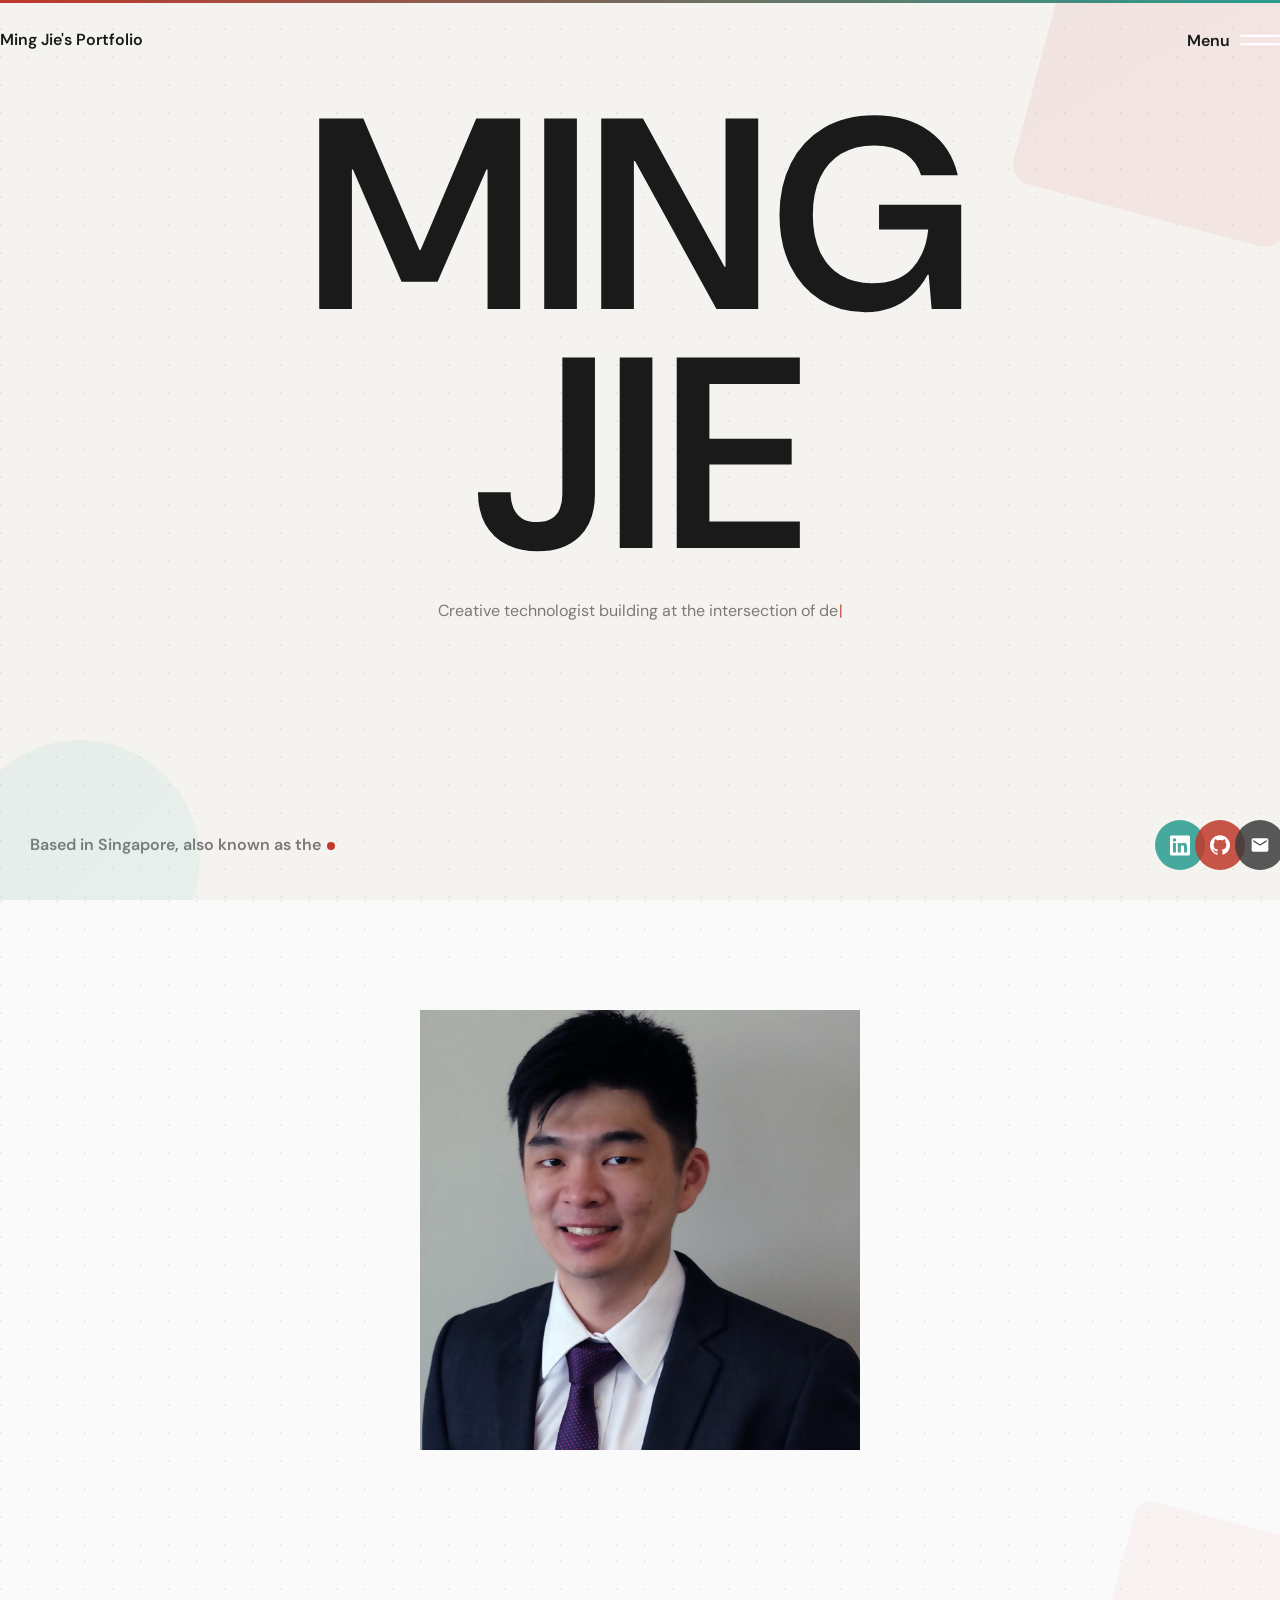
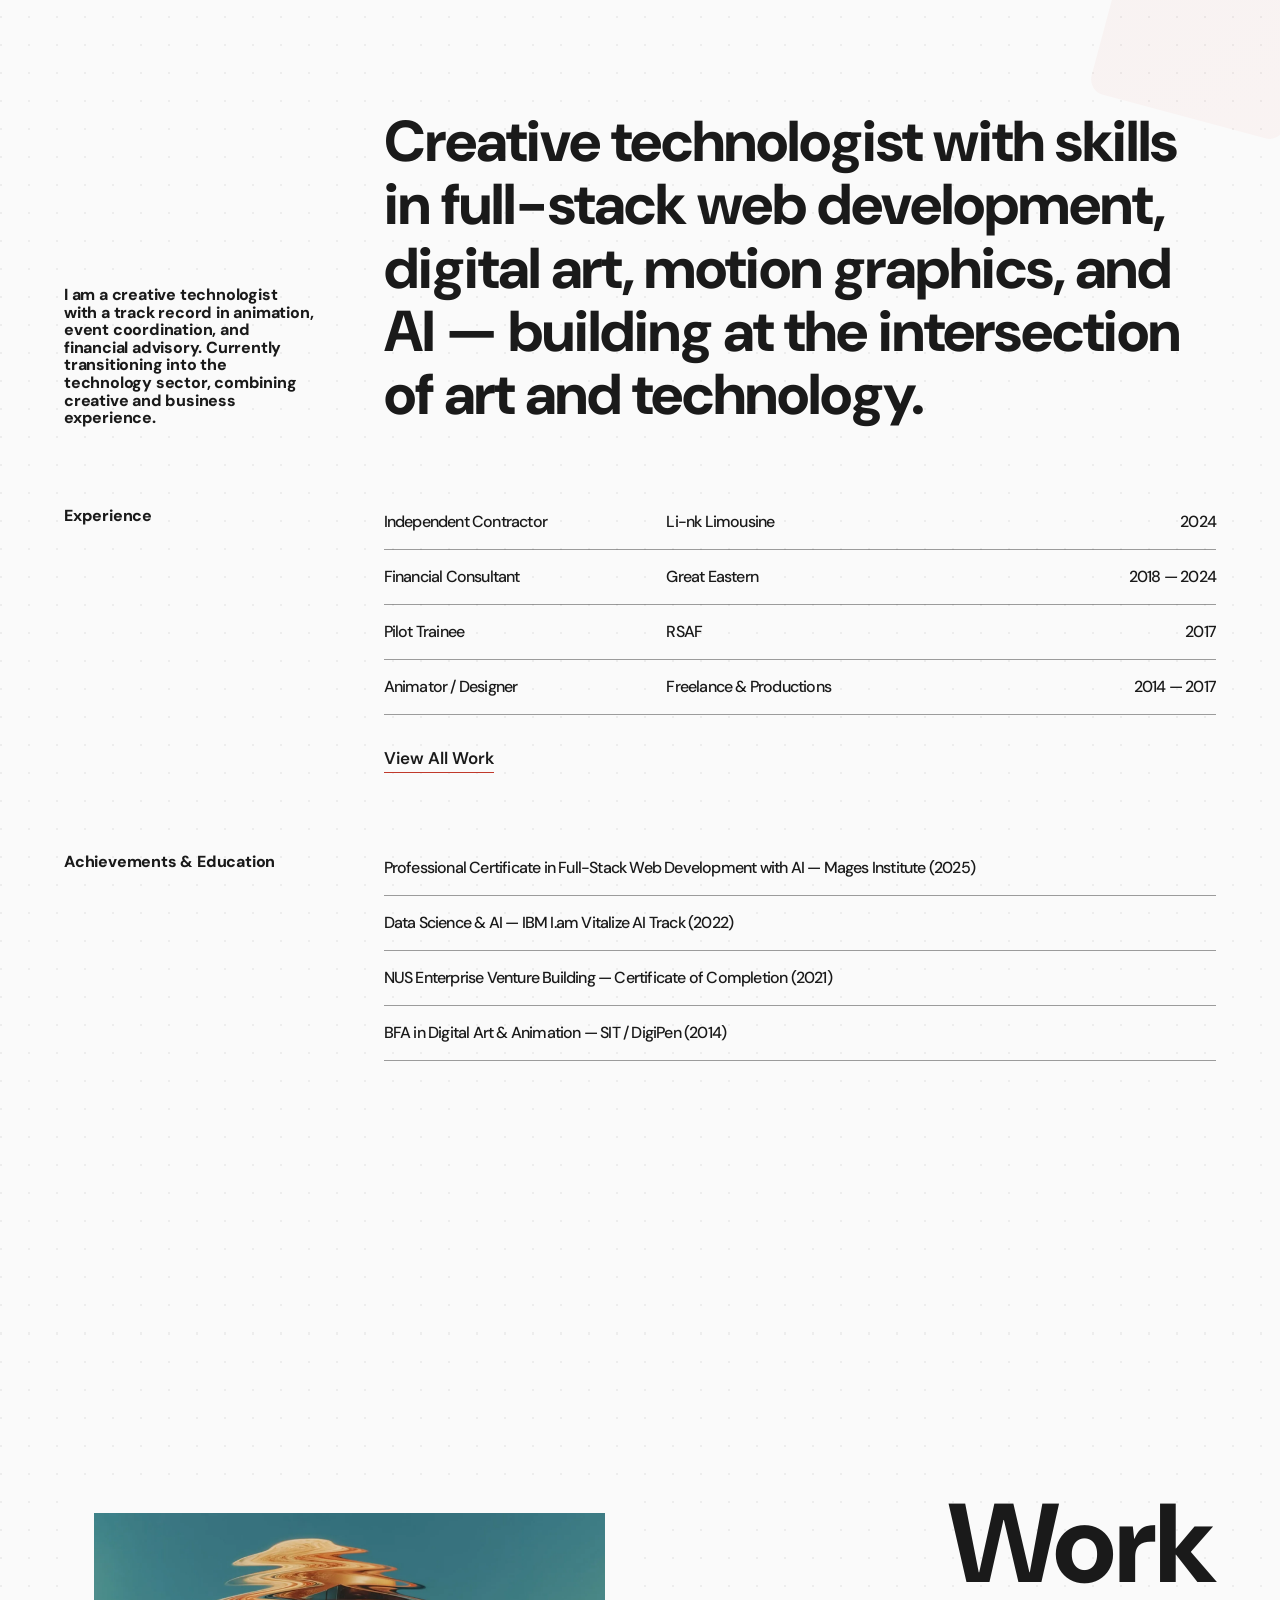
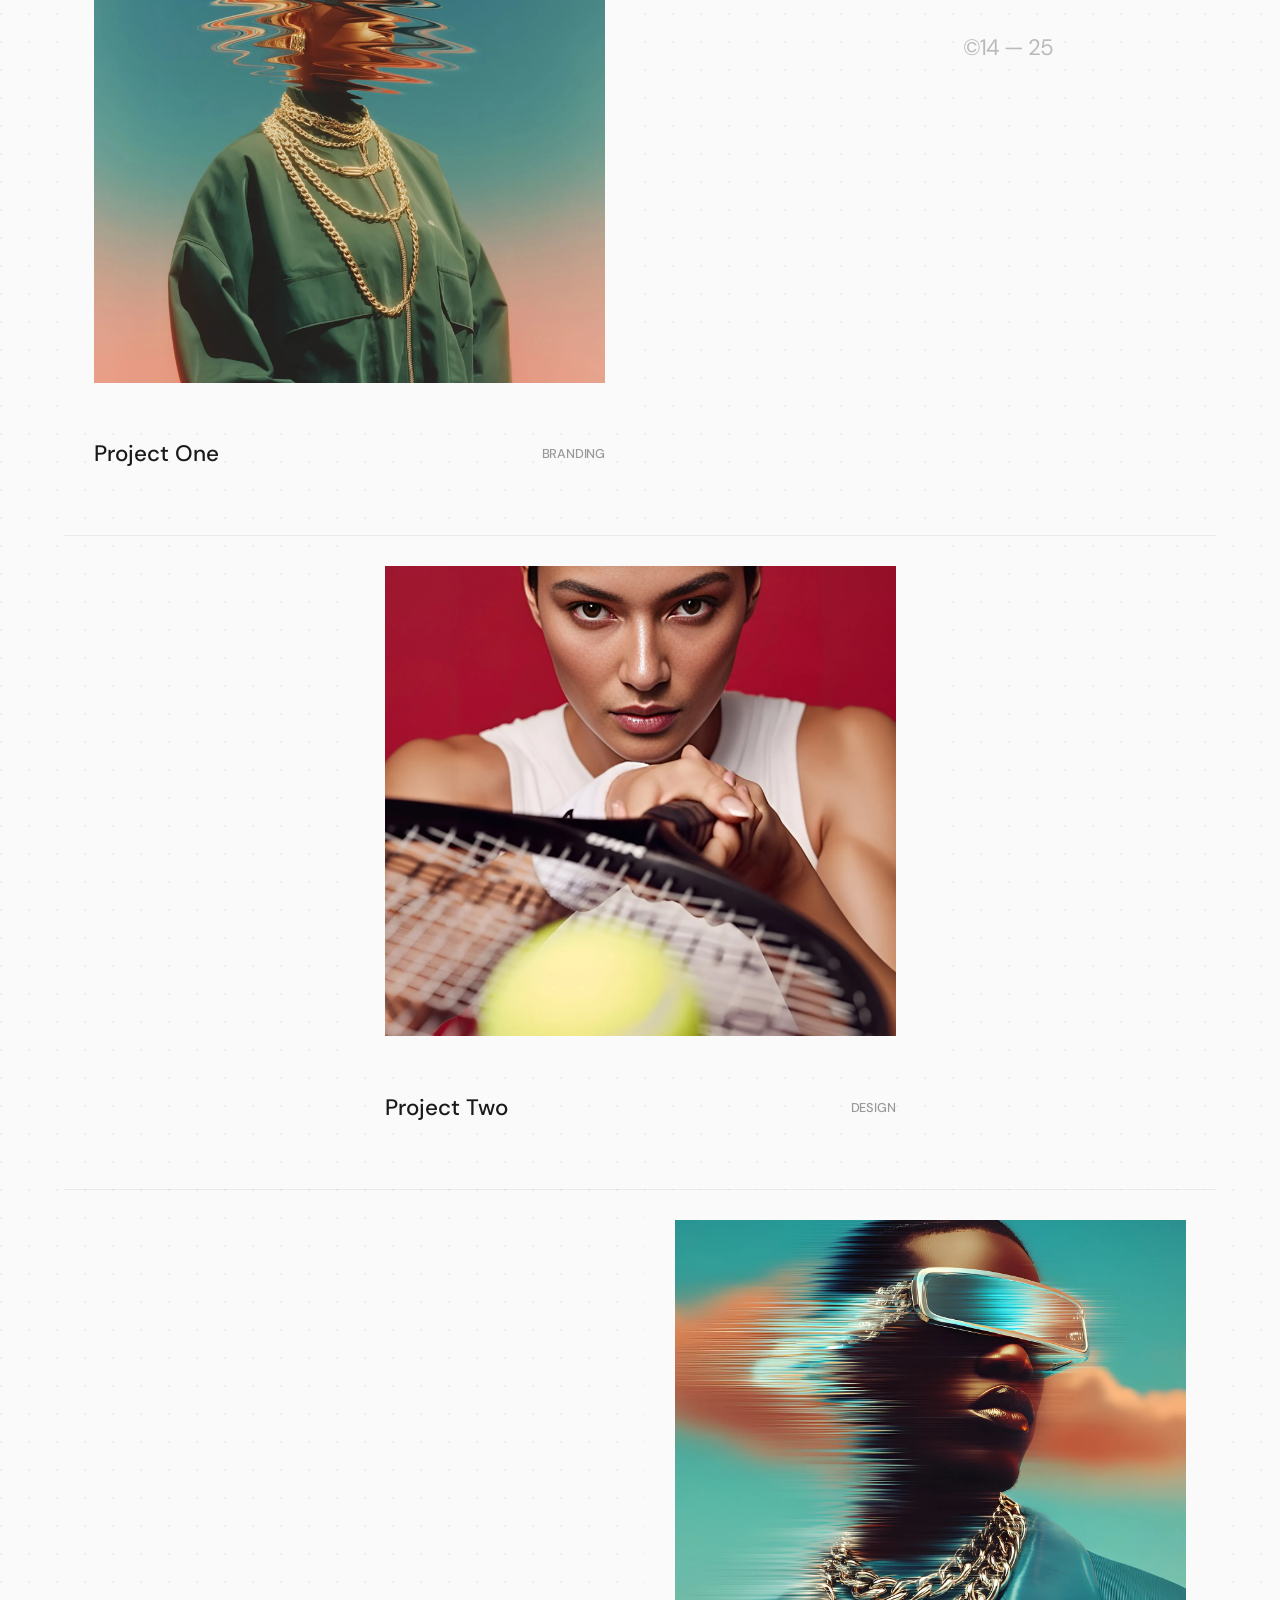
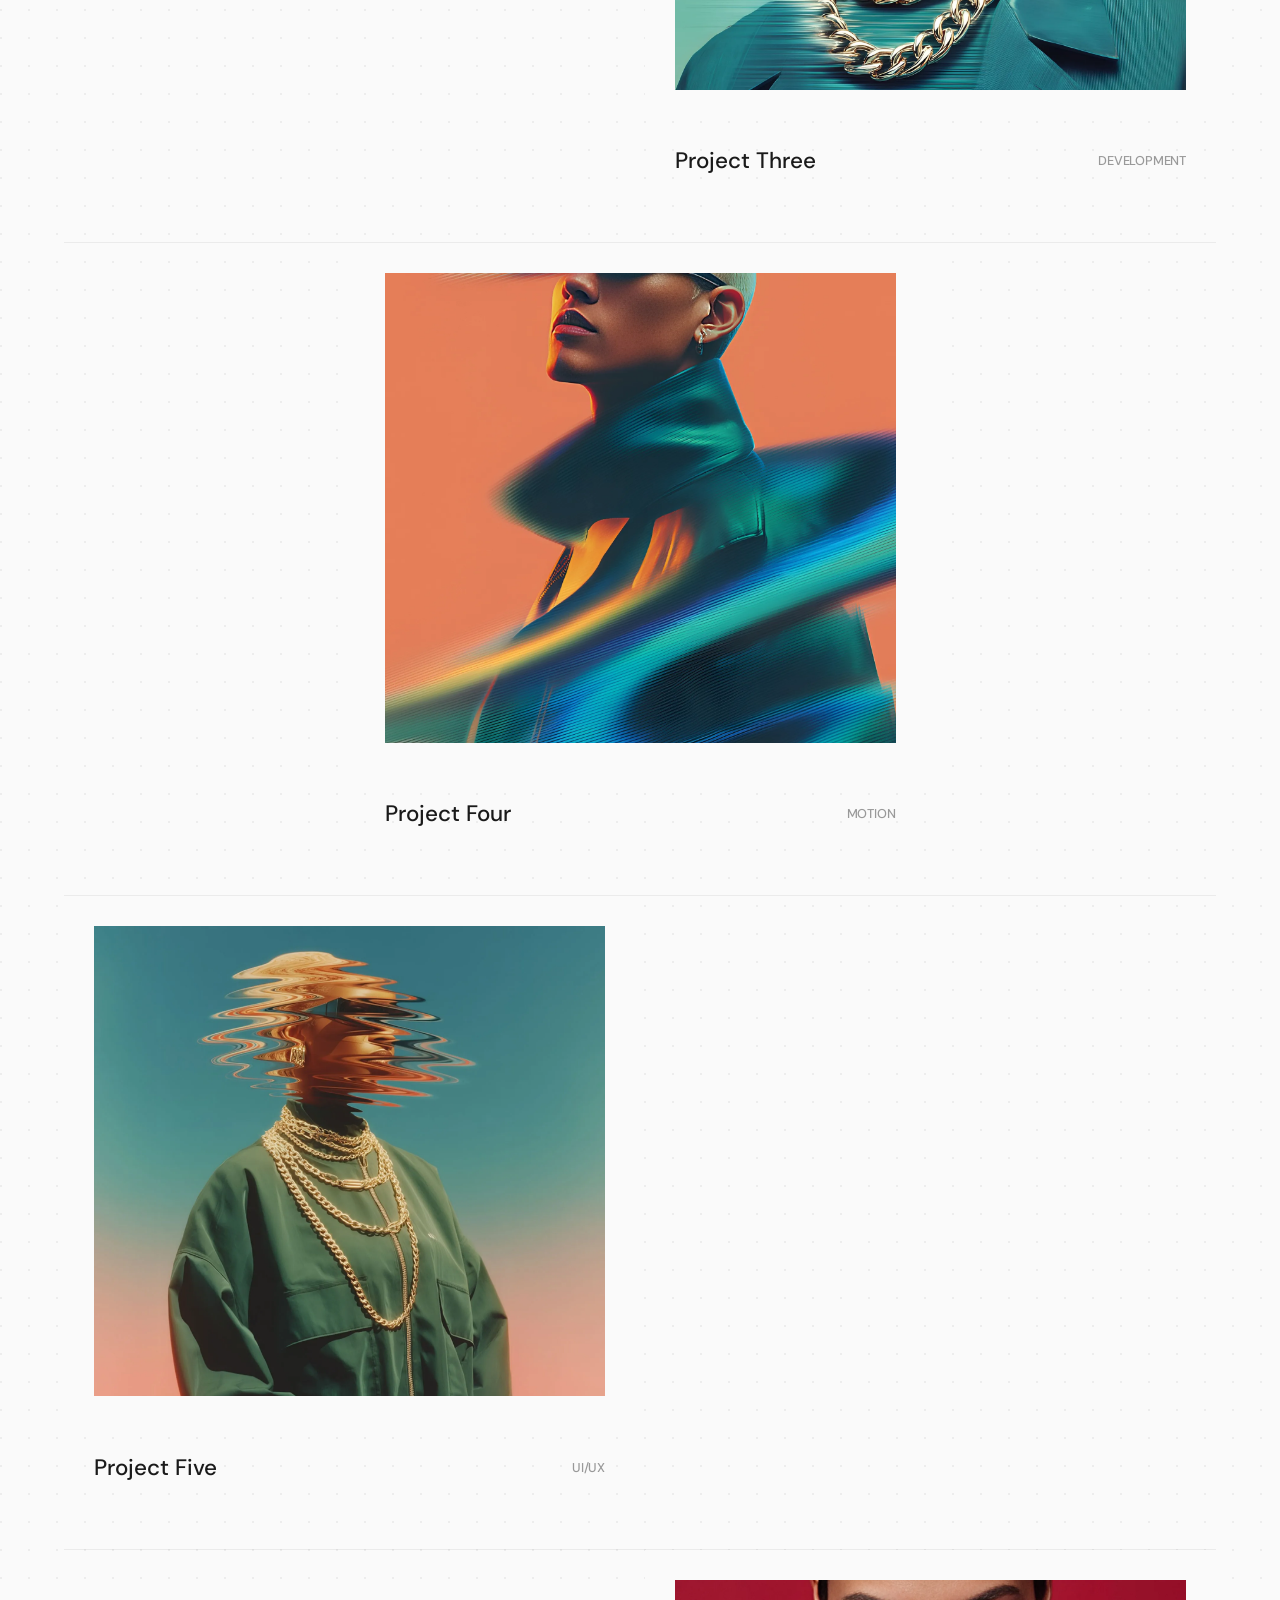
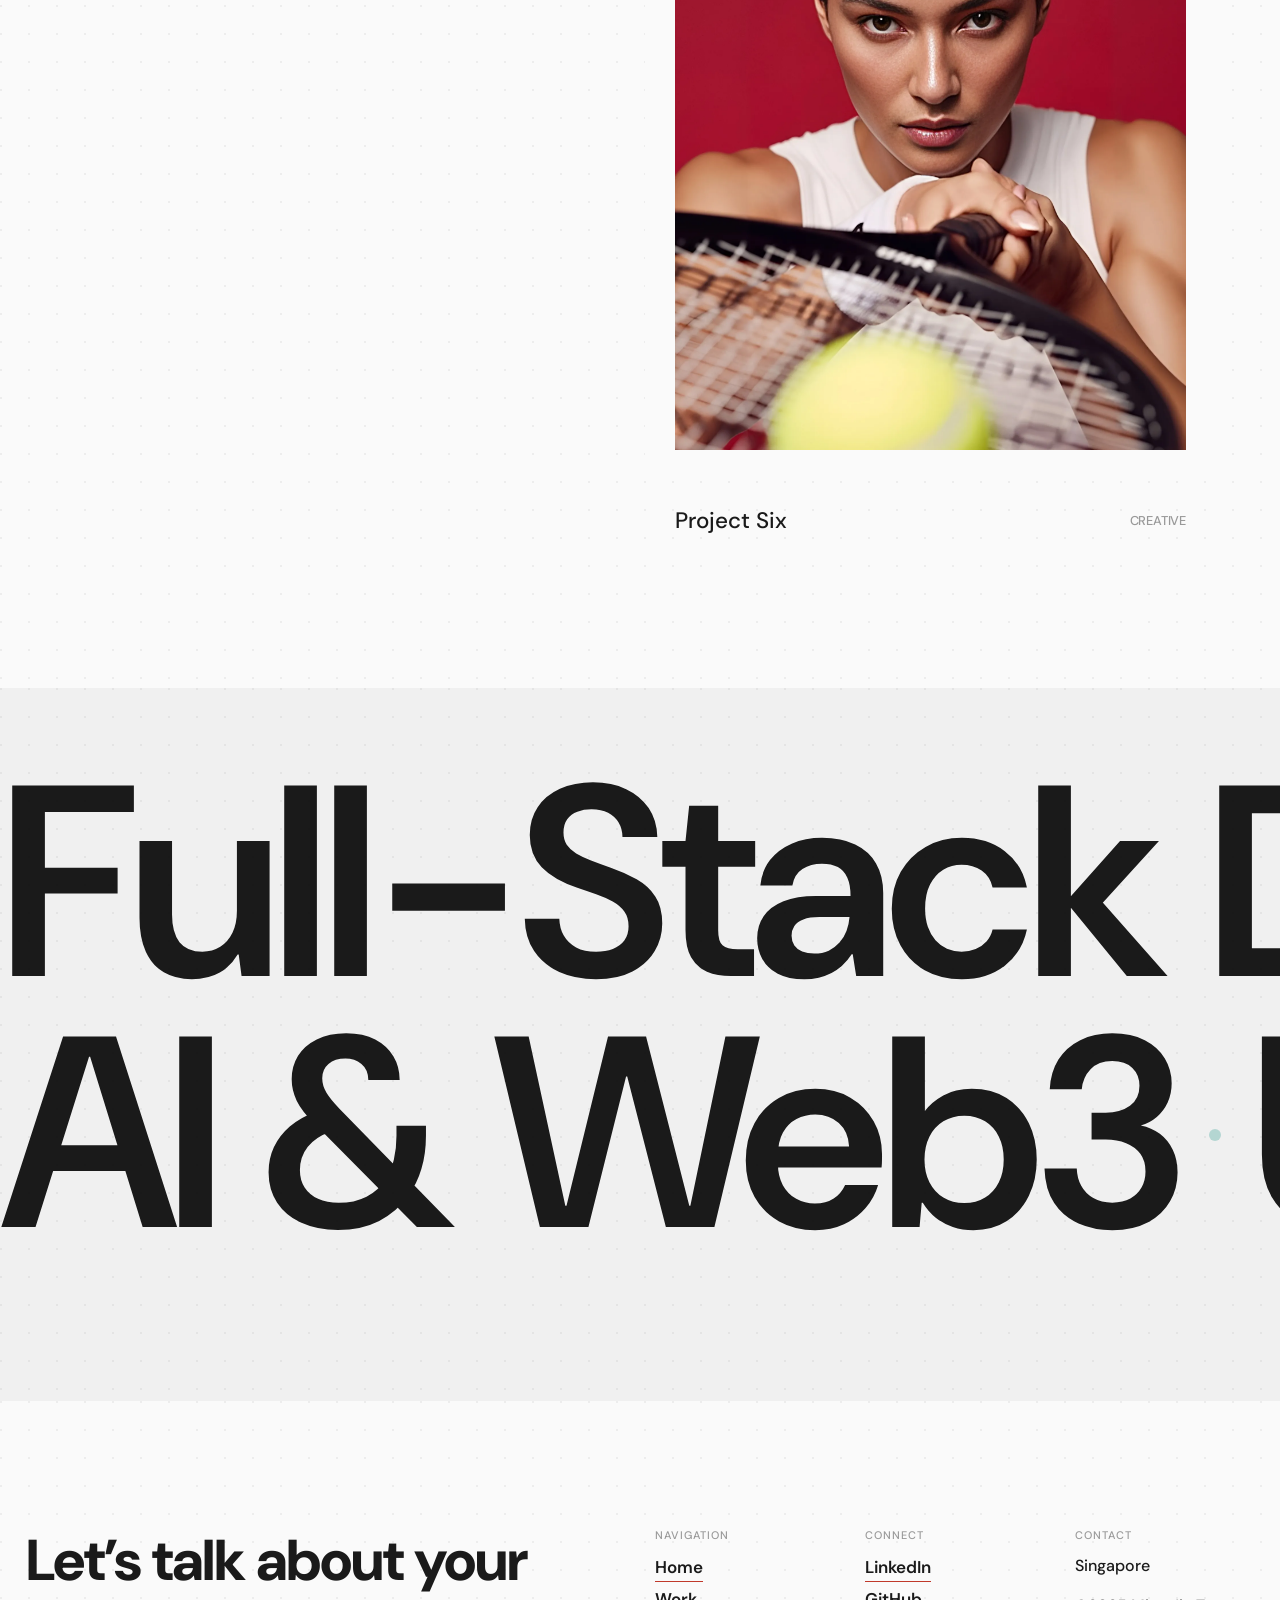
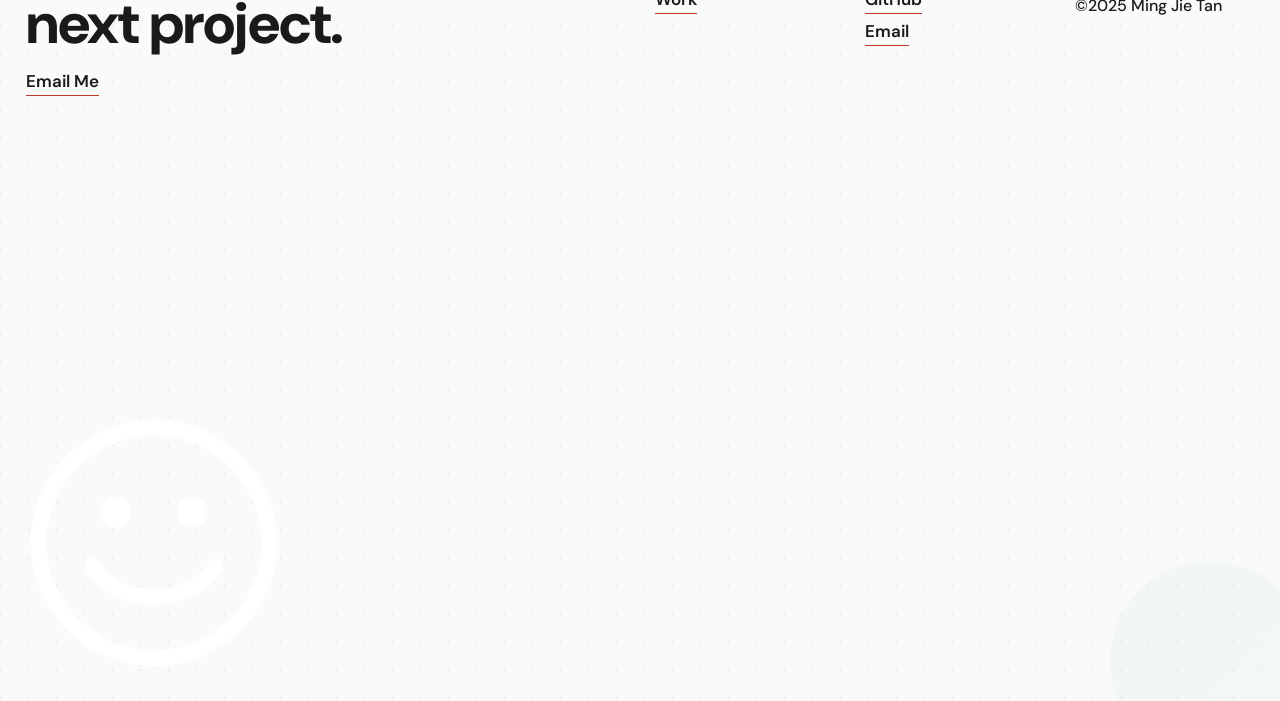
<file: index.html>
<!DOCTYPE html><!--  This site was created in Webflow. https://webflow.com  --><!--  Last Published: Tue Jan 27 2026 03:58:38 GMT+0000 (Coordinated Universal Time)  -->
<html data-wf-page="6968f8e441a79e2f6bd2f44a" data-wf-site="6968f8e341a79e2f6bd2f3df" lang="en">
<head>
  <meta charset="utf-8">
  <title>Ming Jie Tan — Creative Technologist, Full-Stack Developer &amp; CG Artist</title>
  <meta content="Portfolio of Ming Jie Tan — creative technologist, full-stack web developer, and CG artist based in Singapore. Combining design, animation, and technology." name="description">
  <meta content="width=device-width, initial-scale=1" name="viewport">
  <meta name="theme-color" content="#3D3D3D">
  <!-- Open Graph -->
  <meta property="og:type" content="website">
  <meta property="og:title" content="Ming Jie Tan — Creative Technologist &amp; Full-Stack Developer">
  <meta property="og:description" content="Portfolio of Ming Jie Tan — creative technologist, full-stack web developer, and CG artist based in Singapore.">
  <meta property="og:image" content="images/mingjie-profile.jpg">
  <!-- Twitter Card -->
  <meta name="twitter:card" content="summary_large_image">
  <meta name="twitter:title" content="Ming Jie Tan — Creative Technologist &amp; Full-Stack Developer">
  <meta name="twitter:description" content="Portfolio of Ming Jie Tan — creative technologist, full-stack web developer, and CG artist based in Singapore.">
  <meta name="twitter:image" content="images/mingjie-profile.jpg">
  <!-- Stylesheets -->
  <link href="css/normalize.css" rel="stylesheet" type="text/css">
  <link href="css/webflow.css" rel="stylesheet" type="text/css">
  <link href="css/mingkey88-com.webflow.css" rel="stylesheet" type="text/css">
  <style>
    @media (min-width:992px) {html.w-mod-js:not(.w-mod-ix) [data-w-id="0b3fba00-485a-ccae-cf4e-2508ee5c7bbb"] {opacity:0;}html.w-mod-js:not(.w-mod-ix) [data-w-id="3b94190e-aeef-faf5-e182-2633d31f0d5a"] {opacity:0;}html.w-mod-js:not(.w-mod-ix) [data-w-id="db653101-3a9f-9012-40ad-24029248e22f"] {opacity:0;}html.w-mod-js:not(.w-mod-ix) [data-w-id="65c5b745-1429-2408-d8e6-3cf8f68cf928"] {opacity:0;}html.w-mod-js:not(.w-mod-ix) [data-w-id="ee4097f6-a035-a173-5f76-50d1c4376c16"] {opacity:0;}}
    [data-w-id] { opacity: 1 !important; }
    .w-dyn-bind-empty { display: none; }
    .skip-link { position: absolute; top: -100%; left: 50%; transform: translateX(-50%); background: #C0392B; color: #fff; padding: 12px 24px; z-index: 9999; border-radius: 0 0 0.4rem 0.4rem; font-weight: 600; text-decoration: none; }
    .skip-link:focus { top: 0; }
  </style>
  <!-- Fonts -->
  <link href="https://fonts.googleapis.com" rel="preconnect">
  <link href="https://fonts.gstatic.com" rel="preconnect" crossorigin="anonymous">
  <link href="https://fonts.googleapis.com/css2?family=DM+Sans:ital,wght@0,100..900;1,100..900&family=Cormorant+Garamond:ital,wght@0,300..700;1,300..700&family=Caveat+Brush&family=Caveat:wght@400..700&display=swap" rel="stylesheet">
  <script type="text/javascript">!function(o,c){var n=c.documentElement,t=" w-mod-";n.className+=t+"js",("ontouchstart"in o||o.DocumentTouch&&c instanceof DocumentTouch)&&(n.className+=t+"touch")}(window,document);</script>
  <!-- Favicon -->
  <link href="images/favicon.jpg" rel="shortcut icon" type="image/x-icon">
  <link href="images/webclip.png" rel="apple-touch-icon">
  <!-- Structured Data -->
  <script type="application/ld+json">
  {
    "@context": "https://schema.org",
    "@type": "Person",
    "name": "Ming Jie Tan",
    "alternateName": "Mingkey",
    "jobTitle": "Creative Technologist",
    "url": "https://mingkey88.com",
    "email": "mingjie.tan88@gmail.com",
    "address": { "@type": "PostalAddress", "addressCountry": "SG", "addressLocality": "Singapore" },
    "alumniOf": [
      { "@type": "CollegeOrUniversity", "name": "Singapore Institute of Technology / DigiPen" },
      { "@type": "EducationalOrganization", "name": "Mages Institute" }
    ],
    "knowsAbout": ["Full-Stack Web Development", "Digital Art", "3D Animation", "Motion Graphics", "AI", "Web3"]
  }
  </script>
</head>
<body>
  <div class="gradient-bar" aria-hidden="true"></div>
  <a href="#main-content" class="skip-link">Skip to main content</a>
  <header role="banner">
  <nav class="navigation-wrapper" aria-label="Main navigation">
    <div class="navigation second">
      <a href="index.html" aria-current="page" class="logo-flex w-inline-block w--current">
        <div class="sub-logo-text">Ming Jie&#x27;s Portfolio</div>
      </a>
      <div class="second-part">
        <button data-w-id="ce8df1c1-5352-3613-bd40-cca82f02d5f5" class="hamburger second" aria-label="Toggle menu" aria-expanded="false" type="button">
          <div class="menu-text-wrapper">
            <div class="menu-text">Menu</div>
            <div class="menu-text">Close</div>
          </div>
          <div class="hamburger-menu _2"><img loading="lazy" src="images/logo.svg" alt="" role="presentation" class="dots"><img loading="lazy" src="images/remove.svg" alt="" role="presentation" class="remove"></div>
        </button>
      </div>
    </div>
    <div class="menu">
      <div class="menu-circle"></div>
      <div class="container">
        <div class="navigation-content-2">
          <a href="index.html" aria-current="page" class="navigation-main first w-inline-block w--current">
            <span class="number-text _01">01.</span>
            <div class="nav-overflow">
              <span class="navigation-text _01">Home</span>
              <div class="line-below"></div>
            </div>
          </a>
          <a href="work.html" class="navigation-main second w-inline-block">
            <span class="number-text _02">02.</span>
            <div class="nav-overflow">
              <span class="navigation-text _02">Work</span>
              <div class="line-below"></div>
            </div>
          </a>
          <a href="mailto:mingjie.tan88@gmail.com" class="navigation-main third w-inline-block">
            <span class="number-text _03">03.</span>
            <div class="nav-overflow">
              <span class="navigation-text _03">Contact</span>
              <div class="line-below"></div>
            </div>
          </a>
        </div>
      </div>
    </div>
  </nav>
  </header>
  <main id="main-content">
  <div data-w-id="87e28539-bfc6-1e4f-0808-65f3c938a801" class="hero">
    <div class="container">
      <div class="hero-flex">
        <div class="heading-main">
          <h1 data-w-id="87e28539-bfc6-1e4f-0808-65f3c938a805" class="title-1">MING</h1>
          <span class="title-1 hide" aria-hidden="true">Full</span>
          <div class="heading-overlay"></div>
        </div>
        <div class="heading-main">
          <span data-w-id="87e28539-bfc6-1e4f-0808-65f3c938a80b" class="title-1">JIE</span>
          <span class="title-1 hide" aria-hidden="true">Stack</span>
          <div class="heading-overlay-2"></div>
        </div>
        <p class="hero-tagline" data-typing="Creative technologist building at the intersection of design and code. Full-Stack Dev, CG Artist, and Motion Designer based in Singapore."></p>
        <div class="hero-skills">
          <a href="work.html" class="skill-label dev">DEV</a>
          <a href="work.html" class="skill-label art">ART</a>
          <a href="work.html" class="skill-label motion">MOTION</a>
        </div>
      </div>
    </div>
    <div class="container-bottom">
      <div class="bottom-grid">
        <div>
          <div class="location-wrapper">
            <div class="globe" data-w-id="87e28539-bfc6-1e4f-0808-65f3c938a814" data-animation-type="lottie" data-src="https://cdn.prod.website-files.com/67d826190c1366278df6675f/67d98cf3ae8639a69878afe1_icons8-globe.json" data-loop="1" data-direction="-1" data-autoplay="1" data-is-ix2-target="0" data-renderer="svg" data-default-duration="0" data-duration="1.1666666666666667"></div>
            <p class="top-text">Based in Singapore, also known as the <span class="tiny-red-dot" aria-label="tiny red dot"></span></p>
          </div>
        </div>
        <div>
          <div class="social-wrapper-top">
            <a data-w-id="87e28539-bfc6-1e4f-0808-65f3c938a822" href="https://www.linkedin.com/in/tan-ming-jie-641022b1" target="_blank" rel="noopener noreferrer" class="social-icon-main w-inline-block" aria-label="LinkedIn profile"><img width="21" height="21" loading="lazy" alt="" role="presentation" src="images/icon-linkedin.svg" class="animation-image _3">
              <div class="social-circle linkdin"></div>
            </a>
            <a data-w-id="87e28539-bfc6-1e4f-0808-65f3c938a81f" href="https://github.com/mingkey88" target="_blank" rel="noopener noreferrer" class="social-icon-main w-inline-block" aria-label="GitHub profile"><img width="20" height="20" loading="lazy" alt="" role="presentation" src="images/icon-github.svg" class="animation-image _3">
              <div class="social-circle contra"></div>
            </a>
            <a data-w-id="87e28539-bfc6-1e4f-0808-65f3c938a81c" href="mailto:mingjie.tan88@gmail.com" class="social-icon-main w-inline-block" aria-label="Send email"><img width="20" height="20" loading="lazy" alt="" role="presentation" src="images/icon-email.svg" class="animation-image _3">
              <div class="social-circle instagram"></div>
            </a>
          </div>
        </div>
      </div>
    </div>
  </div>
  <section class="section-photo video dot-grid">
    <div class="container">
      <div class="project-content">
        <div class="project-wrapper-link">
          <img loading="lazy" src="images/mingjie-profile.jpg" alt="Ming Jie Tan" class="project-photo _01">
          <div class="left-part"></div>
          <div class="right-part"></div>
          <div class="top-part"></div>
          <div class="bottom-part"></div>
        </div>
      </div>
    </div>
    <div data-w-id="4bee6ff2-529b-2fce-f847-c90c79814f27" class="trigger"></div>
  </section>
  <section class="section gray dot-grid">
    <div class="container">
      <div data-w-id="0b3fba00-485a-ccae-cf4e-2508ee5c7bbb" class="about-grid">
        <h3 id="w-node-fa3fd15e-4c12-6067-fcf4-ff1a521516c2-6bd2f44a" class="page-title flex third scroll-reveal">I am a creative technologist with a track record in animation, event coordination, and financial advisory. Currently transitioning into the technology sector, combining creative and business experience.</h3>
        <h3 class="page-title flex second scroll-reveal scroll-delay-1">Creative technologist with skills in full-stack web development, digital art, motion graphics, and AI — building at the intersection of art and technology.</h3>
      </div>
      <div class="margin-80">
        <div class="about-grid reverse">
          <h3 id="w-node-_3b94190e-aeef-faf5-e182-2633d31f0d5a-6bd2f44a" data-w-id="3b94190e-aeef-faf5-e182-2633d31f0d5a" class="page-title flex third scroll-reveal">Experience</h3>
          <div>
            <div class="awards-list">
              <div class="item-wrapper scroll-reveal">
                <div class="text-flex">
                  <h3 class="display-2 second _1-4-rem">Independent Contractor</h3>
                  <h3 id="w-node-a1b123f2-eaf6-98ec-0b5c-ee518e304063-6bd2f44a" class="display-2 second _1-4-rem company-name">Li-nk Limousine</h3>
                  <h3 id="w-node-_827c368f-4602-2eea-06da-ff05afce1891-6bd2f44a" class="display-2 second _1-4-rem">2024</h3>
                </div>
                <div class="line-divider-award">
                  <div class="line-absolute"></div>
                </div>
              </div>
              <div class="item-wrapper scroll-reveal scroll-delay-1">
                <div class="text-flex">
                  <h3 class="display-2 second _1-4-rem">Financial Consultant</h3>
                  <h3 id="w-node-a5c9b3b3-ec45-7148-8612-f2d0f8e4f1b9-6bd2f44a" class="display-2 second _1-4-rem company-name">Great Eastern</h3>
                  <h3 id="w-node-a5c9b3b3-ec45-7148-8612-f2d0f8e4f1bb-6bd2f44a" class="display-2 second _1-4-rem">2018 — 2024</h3>
                </div>
                <div class="line-divider-award">
                  <div class="line-absolute"></div>
                </div>
              </div>
              <div class="item-wrapper scroll-reveal scroll-delay-2">
                <div class="text-flex">
                  <h3 class="display-2 second _1-4-rem">Pilot Trainee</h3>
                  <h3 id="w-node-_252ece4f-c3ea-04c0-bcf9-5cea803d1d4a-6bd2f44a" class="display-2 second _1-4-rem company-name">RSAF</h3>
                  <h3 id="w-node-_252ece4f-c3ea-04c0-bcf9-5cea803d1d4c-6bd2f44a" class="display-2 second _1-4-rem">2017</h3>
                </div>
                <div class="line-divider-award">
                  <div class="line-absolute"></div>
                </div>
              </div>
              <div class="item-wrapper scroll-reveal scroll-delay-3">
                <div class="text-flex">
                  <h3 class="display-2 second _1-4-rem">Animator / Designer</h3>
                  <h3 id="w-node-_72262d78-23ca-1631-422d-2a5abd2f23fd-6bd2f44a" class="display-2 second _1-4-rem company-name">Freelance &amp; Productions</h3>
                  <h3 id="w-node-_72262d78-23ca-1631-422d-2a5abd2f23ff-6bd2f44a" class="display-2 second _1-4-rem">2014 — 2017</h3>
                </div>
                <div class="line-divider-award">
                  <div class="line-absolute"></div>
                </div>
              </div>
            </div>
            <div data-w-id="db653101-3a9f-9012-40ad-24029248e22f" class="margin-20">
              <a href="work.html" class="button-with-line invert w-inline-block">
                <div class="button-text-wrapper">
                  <div class="button-text">View All Work</div>
                  <div class="button-text">View All Work</div>
                </div>
                <div class="button-line-first">
                  <div class="button-line-overlay"></div>
                </div>
              </a>
            </div>
          </div>
        </div>
      </div>
      <div class="margin-80">
        <div class="about-grid reverse">
          <h3 id="w-node-_65c5b745-1429-2408-d8e6-3cf8f68cf928-6bd2f44a" data-w-id="65c5b745-1429-2408-d8e6-3cf8f68cf928" class="page-title flex third scroll-reveal">Achievements &amp; Education</h3>
          <div>
            <div class="awards-list">
              <div class="item-wrapper scroll-reveal">
                <h3 class="display-2 second _1-4-rem">Professional Certificate in Full-Stack Web Development with AI — Mages Institute (2025)</h3>
                <div class="line-divider-award">
                  <div class="line-absolute"></div>
                </div>
              </div>
              <div class="item-wrapper scroll-reveal scroll-delay-1">
                <h3 class="display-2 second _1-4-rem">Data Science &amp; AI — IBM I.am Vitalize AI Track (2022)</h3>
                <div class="line-divider-award">
                  <div class="line-absolute"></div>
                </div>
              </div>
              <div class="item-wrapper scroll-reveal scroll-delay-2">
                <h3 class="display-2 second _1-4-rem">NUS Enterprise Venture Building — Certificate of Completion (2021)</h3>
                <div class="line-divider-award">
                  <div class="line-absolute"></div>
                </div>
              </div>
              <div class="item-wrapper scroll-reveal scroll-delay-3">
                <h3 class="display-2 second _1-4-rem">BFA in Digital Art &amp; Animation — SIT / DigiPen (2014)</h3>
                <div class="line-divider-award">
                  <div class="line-absolute"></div>
                </div>
              </div>
              <div class="item-wrapper scroll-reveal scroll-delay-4">
                <h3 class="display-2 second _1-4-rem">Best in Subject Award (GCE A Level) for Art</h3>
                <div class="line-divider-award">
                  <div class="line-absolute"></div>
                </div>
              </div>
              <div class="item-wrapper scroll-reveal scroll-delay-5">
                <h3 class="display-2 second _1-4-rem">WDA–DigiPen Creative Talent Development Scholarship</h3>
                <div class="line-divider-award">
                  <div class="line-absolute"></div>
                </div>
              </div>
            </div>
          </div>
        </div>
      </div>
    </div>
  </section>
  <section class="section dot-grid">
    <div class="container">
      <div class="work-grid add-space">
        <div id="w-node-f1c1b04c-cbd2-d2c5-e211-973a00e36259-6bd2f44a">
          <div class="w-dyn-list">
            <div role="list" class="w-dyn-items">
              <div role="listitem" class="collection-item w-dyn-item">
                <div class="project-content">
                  <a href="detail_project.html" class="project-wrapper-link w-inline-block"><img loading="lazy" src="images/photo-1_1photo-1.webp" alt="Project 1" class="project-photo _01">
                    <div class="left-part"></div>
                    <div class="right-part"></div>
                    <div class="top-part"></div>
                    <div class="bottom-part"></div>
                  </a>
                  <div class="margin-20px make-0px">
                    <div class="project-flex">
                      <div class="flex-pixel">
                        <h3 class="project-small-title biger">Project One</h3>
                        <h3 class="project-small-title biger">Project One</h3>
                      </div>
                      <div class="flex-pixel _2">
                        <h3 class="project-small-title lighter">Branding</h3>
                        <h3 class="project-small-title lighter">Branding</h3>
                      </div>
                    </div>
                  </div>
                </div>
              </div>
            </div>
          </div>
        </div>
        <div id="w-node-ee4097f6-a035-a173-5f76-50d1c4376c16-6bd2f44a" data-w-id="ee4097f6-a035-a173-5f76-50d1c4376c16">
          <h3 class="page-title flex">Work <span class="small">©14 — 25</span></h3>
        </div>
      </div>
      <div class="page-divider"></div>
      <div class="work-grid">
        <div id="w-node-f9c008b7-2cc7-a91e-0bae-84f590ec9e2c-6bd2f44a">
          <div class="w-dyn-list">
            <div role="list" class="w-dyn-items">
              <div role="listitem" class="collection-item w-dyn-item">
                <div class="project-content">
                  <a href="detail_project.html" class="project-wrapper-link w-inline-block"><img loading="lazy" src="images/photo-36_1photo-36.webp" alt="Project 2" class="project-photo _01">
                    <div class="left-part"></div>
                    <div class="right-part"></div>
                    <div class="top-part"></div>
                    <div class="bottom-part"></div>
                  </a>
                  <div class="margin-20px make-0px">
                    <div class="project-flex">
                      <div class="flex-pixel">
                        <h3 class="project-small-title biger">Project Two</h3>
                        <h3 class="project-small-title biger">Project Two</h3>
                      </div>
                      <div class="flex-pixel _2">
                        <h3 class="project-small-title lighter">Design</h3>
                        <h3 class="project-small-title lighter">Design</h3>
                      </div>
                    </div>
                  </div>
                </div>
              </div>
            </div>
          </div>
        </div>
      </div>
      <div class="page-divider"></div>
      <div class="work-grid">
        <div id="w-node-_77f29bc3-b005-025a-05bd-9b0e6bee654a-6bd2f44a">
          <div class="w-dyn-list">
            <div role="list" class="w-dyn-items">
              <div role="listitem" class="collection-item w-dyn-item">
                <div class="project-content">
                  <a href="detail_project.html" class="project-wrapper-link w-inline-block"><img loading="lazy" src="images/photo-37_1photo-37.webp" alt="Project 3" class="project-photo _01">
                    <div class="left-part"></div>
                    <div class="right-part"></div>
                    <div class="top-part"></div>
                    <div class="bottom-part"></div>
                  </a>
                  <div class="margin-20px make-0px">
                    <div class="project-flex">
                      <div class="flex-pixel">
                        <h3 class="project-small-title biger">Project Three</h3>
                        <h3 class="project-small-title biger">Project Three</h3>
                      </div>
                      <div class="flex-pixel _2">
                        <h3 class="project-small-title lighter">Development</h3>
                        <h3 class="project-small-title lighter">Development</h3>
                      </div>
                    </div>
                  </div>
                </div>
              </div>
            </div>
          </div>
        </div>
      </div>
      <div class="page-divider"></div>
      <div class="work-grid">
        <div id="w-node-_1c6efe86-4b29-3479-ede1-0eaa73142799-6bd2f44a">
          <div class="w-dyn-list">
            <div role="list" class="w-dyn-items">
              <div role="listitem" class="collection-item w-dyn-item">
                <div class="project-content">
                  <a href="detail_project.html" class="project-wrapper-link w-inline-block"><img loading="lazy" src="images/photo-38_1photo-38.webp" alt="Project 4" class="project-photo _01">
                    <div class="left-part"></div>
                    <div class="right-part"></div>
                    <div class="top-part"></div>
                    <div class="bottom-part"></div>
                  </a>
                  <div class="margin-20px make-0px">
                    <div class="project-flex">
                      <div class="flex-pixel">
                        <h3 class="project-small-title biger">Project Four</h3>
                        <h3 class="project-small-title biger">Project Four</h3>
                      </div>
                      <div class="flex-pixel _2">
                        <h3 class="project-small-title lighter">Motion</h3>
                        <h3 class="project-small-title lighter">Motion</h3>
                      </div>
                    </div>
                  </div>
                </div>
              </div>
            </div>
          </div>
        </div>
      </div>
      <div class="page-divider"></div>
      <div class="work-grid">
        <div id="w-node-ad9f63c5-98a6-f43b-9ba6-f9ac74b0ff81-6bd2f44a">
          <div class="w-dyn-list">
            <div role="list" class="w-dyn-items">
              <div role="listitem" class="collection-item w-dyn-item">
                <div class="project-content">
                  <a href="detail_project.html" class="project-wrapper-link w-inline-block"><img loading="lazy" src="images/photo-1_1photo-1.webp" alt="Project 5" class="project-photo _01">
                    <div class="left-part"></div>
                    <div class="right-part"></div>
                    <div class="top-part"></div>
                    <div class="bottom-part"></div>
                  </a>
                  <div class="margin-20px make-0px">
                    <div class="project-flex">
                      <div class="flex-pixel">
                        <h3 class="project-small-title biger">Project Five</h3>
                        <h3 class="project-small-title biger">Project Five</h3>
                      </div>
                      <div class="flex-pixel _2">
                        <h3 class="project-small-title lighter">UI/UX</h3>
                        <h3 class="project-small-title lighter">UI/UX</h3>
                      </div>
                    </div>
                  </div>
                </div>
              </div>
            </div>
          </div>
        </div>
      </div>
      <div class="page-divider"></div>
      <div class="work-grid">
        <div id="w-node-fd1d48c3-1e7d-c3b8-ef71-83b9abfc41a8-6bd2f44a">
          <div class="w-dyn-list">
            <div role="list" class="w-dyn-items">
              <div role="listitem" class="collection-item w-dyn-item">
                <div class="project-content">
                  <a href="detail_project.html" class="project-wrapper-link w-inline-block"><img loading="lazy" src="images/photo-36_1photo-36.webp" alt="Project 6" class="project-photo _01">
                    <div class="left-part"></div>
                    <div class="right-part"></div>
                    <div class="top-part"></div>
                    <div class="bottom-part"></div>
                  </a>
                  <div class="margin-20px make-0px">
                    <div class="project-flex">
                      <div class="flex-pixel">
                        <h3 class="project-small-title biger">Project Six</h3>
                        <h3 class="project-small-title biger">Project Six</h3>
                      </div>
                      <div class="flex-pixel _2">
                        <h3 class="project-small-title lighter">Creative</h3>
                        <h3 class="project-small-title lighter">Creative</h3>
                      </div>
                    </div>
                  </div>
                </div>
              </div>
            </div>
          </div>
        </div>
      </div>
    </div>
  </section>
  <section data-w-id="052a9d9b-9b05-ca71-b6f6-08d4179d958b" class="section-cta for-services dot-grid">
    <div class="main-service-effect">
      <div data-w-id="052a9d9b-9b05-ca71-b6f6-08d4179d958d" class="text-rotator-content">
        <h3 class="text-rotator-big for-services">Full-Stack Dev</h3>
        <div class="happy-face-hero _130px"></div>
        <h3 class="text-rotator-big for-services">Motion Graphics</h3>
        <div class="happy-face-hero _130px"></div>
        <h3 class="text-rotator-big for-services">3D &amp; 2D Art</h3>
        <div class="happy-face-hero _130px"></div>
        <h3 class="text-rotator-big for-services">Video Editing</h3>
      </div>
      <div data-w-id="052a9d9b-9b05-ca71-b6f6-08d4179d9599" class="text-rotator-content">
        <h3 class="text-rotator-big for-services">AI &amp; Web3</h3>
        <div class="happy-face-hero _130px"></div>
        <h3 class="text-rotator-big for-services">UI/UX Design</h3>
        <div class="happy-face-hero _130px"></div>
        <h3 class="text-rotator-big for-services">3D Animation</h3>
        <div class="happy-face-hero _130px"></div>
        <h3 class="text-rotator-big for-services">Design Thinking</h3>
      </div>
    </div>
  </section>
  </main>
  <footer data-w-id="430377ad-3499-b0a3-857b-a4511ae5d3e9" class="footer-main dot-grid" role="contentinfo">
    <div class="container">
      <div>
        <div class="grid-2-columns for-footer">
          <div class="flex">
            <h2 id="w-node-_430377ad-3499-b0a3-857b-a4511ae5d3ee-1ae5d3e9" class="page-title flex second">Let’s talk about your next project.</h2>
            <div>
              <a href="mailto:mingjie.tan88@gmail.com" class="button-with-line invert w-inline-block">
                <div class="button-text-wrapper">
                  <div class="button-text">Email me</div>
                  <div class="button-text">Email me</div>
                </div>
                <div class="button-line-first">
                  <div class="button-line-overlay"></div>
                </div>
              </a>
            </div>
          </div>
          <div class="grid-2-columns _3-column">
            <div>
              <div>
                <h2 class="page-title flex third">Navigation</h2>
                <div class="home-flex">
                  <a href="index.html" aria-current="page" class="button-with-line invert w-inline-block w--current">
                    <div class="button-text-wrapper">
                      <div class="button-text">Home</div>
                      <div class="button-text">Home</div>
                    </div>
                    <div class="button-line-first">
                      <div class="button-line-overlay"></div>
                    </div>
                  </a>
                  <a href="work.html" class="button-with-line invert w-inline-block">
                    <div class="button-text-wrapper">
                      <div class="button-text">Work</div>
                      <div class="button-text">Work</div>
                    </div>
                    <div class="button-line-first">
                      <div class="button-line-overlay"></div>
                    </div>
                  </a>
                </div>
              </div>
            </div>
            <div>
              <h2 class="page-title flex third">Connect</h2>
              <div class="home-flex">
                <a href="https://www.linkedin.com/in/tan-ming-jie-641022b1" target="_blank" rel="noopener noreferrer" aria-label="LinkedIn profile (opens in new tab)" class="button-with-line invert w-inline-block">
                  <div class="button-text-wrapper">
                    <div class="button-text">LinkedIn</div>
                    <div class="button-text">LinkedIn</div>
                  </div>
                  <div class="button-line-first">
                    <div class="button-line-overlay"></div>
                  </div>
                </a>
                <a href="https://github.com/mingkey88" target="_blank" rel="noopener noreferrer" aria-label="GitHub profile (opens in new tab)" class="button-with-line invert w-inline-block">
                  <div class="button-text-wrapper">
                    <div class="button-text">GitHub</div>
                    <div class="button-text">GitHub</div>
                  </div>
                  <div class="button-line-first">
                    <div class="button-line-overlay"></div>
                  </div>
                </a>
                <a href="mailto:mingjie.tan88@gmail.com" class="button-with-line invert w-inline-block">
                  <div class="button-text-wrapper">
                    <div class="button-text">Email</div>
                    <div class="button-text">Email</div>
                  </div>
                  <div class="button-line-first">
                    <div class="button-line-overlay"></div>
                  </div>
                </a>
              </div>
            </div>
            <div id="w-node-_430377ad-3499-b0a3-857b-a4511ae5d416-1ae5d3e9">
              <h2 class="page-title flex third">Contact</h2>
              <div class="home-flex">
                <div>
                  <p>Singapore</p>
                  <div class="margin-20">
                    <p>©2025 Ming Jie Tan</p>
                  </div>
                </div>
              </div>
            </div>
          </div>
        </div>
      </div>
    </div>
    <div class="container">
      <div><img width="256" height="256" src="images/happy-face.svg" alt="" role="presentation" loading="lazy" class="happy-face"></div>
    </div>
  </footer>
  <script src="https://d3e54v103j8qbb.cloudfront.net/js/jquery-3.5.1.min.dc5e7f18c8.js?site=6968f8e341a79e2f6bd2f3df" type="text/javascript" integrity="sha256-9/aliU8dGd2tb6OSsuzixeV4y/faTqgFtohetphbbj0=" crossorigin="anonymous"></script>
  <script src="js/webflow.js" type="text/javascript"></script>
  <script>
    document.addEventListener("DOMContentLoaded", function () {
      // Scroll reveal
      var observer = new IntersectionObserver(function (entries) {
        entries.forEach(function (entry) {
          if (entry.isIntersecting) {
            entry.target.classList.add("is-visible");
            observer.unobserve(entry.target);
          }
        });
      }, { threshold: 0.15 });
      document.querySelectorAll(".scroll-reveal").forEach(function (el) {
        observer.observe(el);
      });

      // Typing animation
      var tagline = document.querySelector(".hero-tagline[data-typing]");
      if (tagline) {
        var text = tagline.getAttribute("data-typing");
        var i = 0;
        tagline.classList.add("typing");
        function typeChar() {
          if (i < text.length) {
            tagline.textContent += text.charAt(i);
            i++;
            setTimeout(typeChar, 30);
          } else {
            tagline.classList.remove("typing");
            tagline.classList.add("done");
            var skills = document.querySelector(".hero-skills");
            if (skills) skills.classList.add("visible");
          }
        }
        setTimeout(typeChar, 800);
      }
    });
  </script>
</body>
</html>
</file>
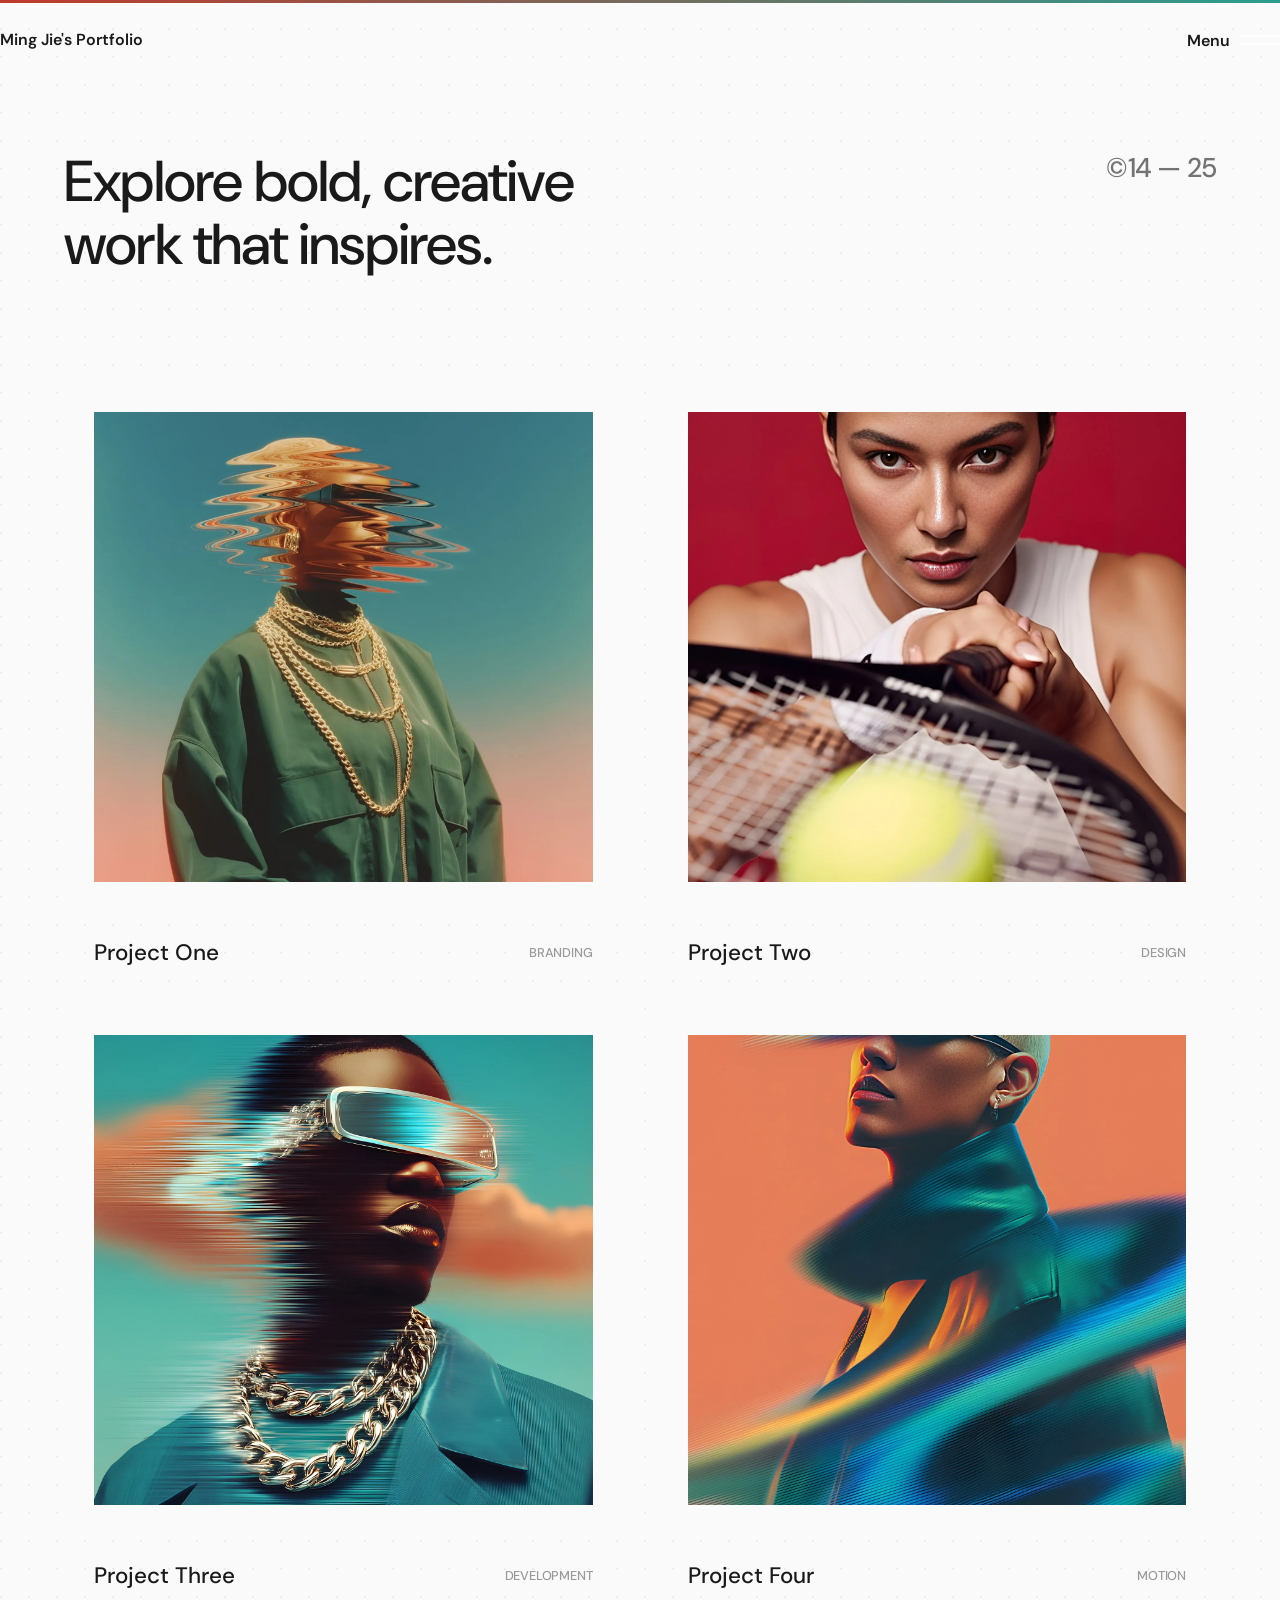
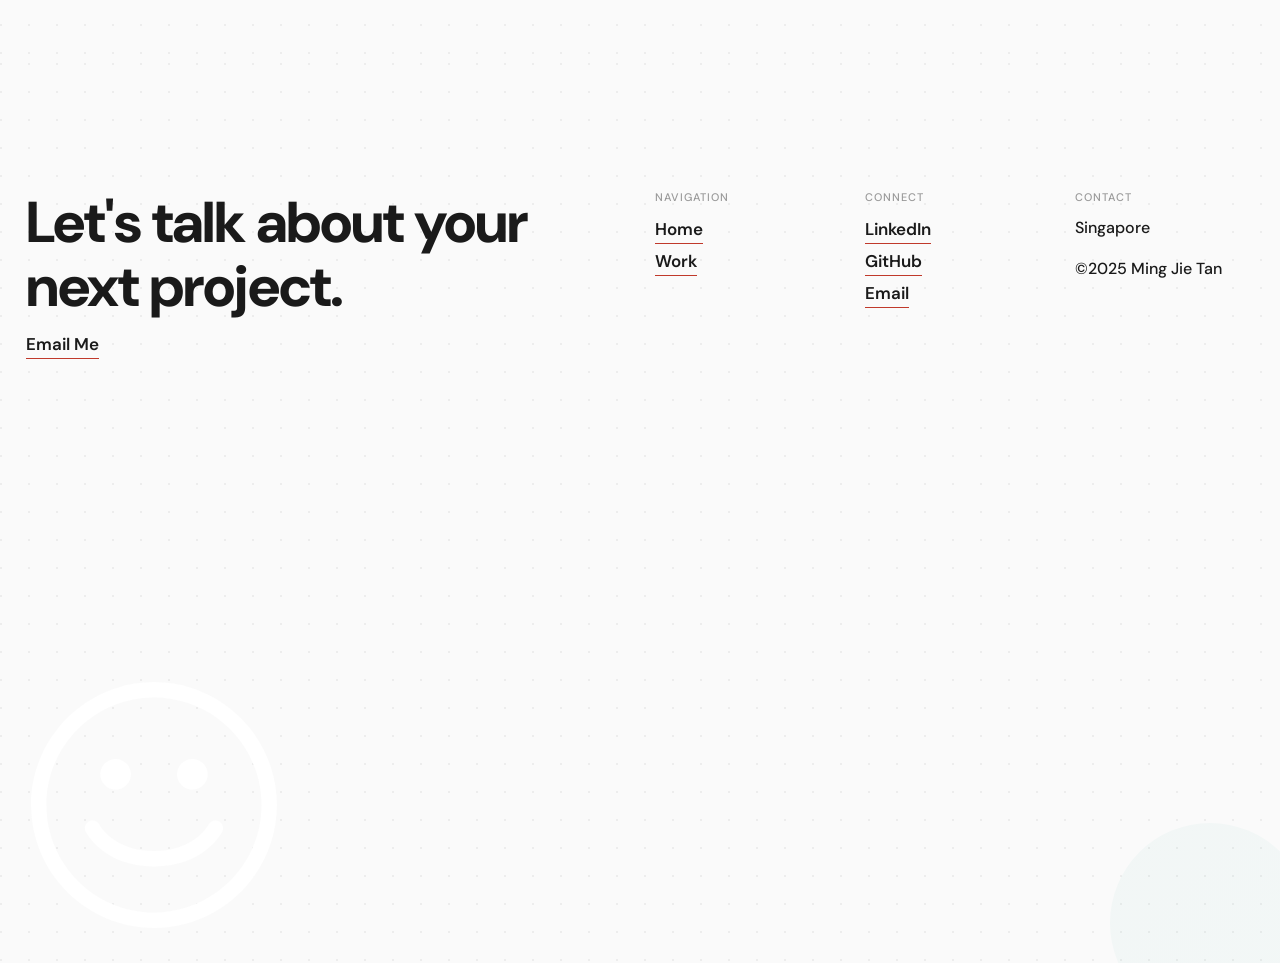
<file: work.html>
<!DOCTYPE html>
<html data-wf-page="6968f8e441a79e2f6bd2f44b" data-wf-site="6968f8e341a79e2f6bd2f3df" lang="en">
<head>
  <meta charset="utf-8">
  <title>Work — Ming Jie Tan | Creative Technologist</title>
  <meta content="Explore the portfolio work of Ming Jie Tan — projects spanning animation, design, motion graphics, and full-stack web development." name="description">
  <meta content="width=device-width, initial-scale=1" name="viewport">
  <meta name="theme-color" content="#3D3D3D">
  <!-- Open Graph -->
  <meta property="og:type" content="website">
  <meta property="og:title" content="Work — Ming Jie Tan | Creative Technologist">
  <meta property="og:description" content="Explore the portfolio work of Ming Jie Tan — projects spanning animation, design, motion graphics, and full-stack web development.">
  <meta property="og:image" content="images/mingjie-profile.jpg">
  <!-- Twitter Card -->
  <meta name="twitter:card" content="summary_large_image">
  <meta name="twitter:title" content="Work — Ming Jie Tan | Creative Technologist">
  <meta name="twitter:description" content="Explore the portfolio work of Ming Jie Tan — projects spanning animation, design, motion graphics, and full-stack web development.">
  <meta name="twitter:image" content="images/mingjie-profile.jpg">
  <!-- Stylesheets -->
  <link href="css/normalize.css" rel="stylesheet" type="text/css">
  <link href="css/webflow.css" rel="stylesheet" type="text/css">
  <link href="css/mingkey88-com.webflow.css" rel="stylesheet" type="text/css">
  <style>
    .skip-link { position: absolute; top: -100%; left: 50%; transform: translateX(-50%); background: #C0392B; color: #fff; padding: 12px 24px; z-index: 9999; border-radius: 0 0 0.4rem 0.4rem; font-weight: 600; text-decoration: none; }
    .skip-link:focus { top: 0; }
  </style>
  <!-- Fonts -->
  <link href="https://fonts.googleapis.com" rel="preconnect">
  <link href="https://fonts.gstatic.com" rel="preconnect" crossorigin="anonymous">
  <link href="https://fonts.googleapis.com/css2?family=DM+Sans:ital,wght@0,100..900;1,100..900&family=Cormorant+Garamond:ital,wght@0,300..700;1,300..700&family=Caveat+Brush&family=Caveat:wght@400..700&display=swap" rel="stylesheet">
  <script type="text/javascript">!function(o,c){var n=c.documentElement,t=" w-mod-";n.className+=t+"js",("ontouchstart"in o||o.DocumentTouch&&c instanceof DocumentTouch)&&(n.className+=t+"touch")}(window,document);</script>
  <!-- Favicon -->
  <link href="images/favicon.jpg" rel="shortcut icon" type="image/x-icon">
  <link href="images/webclip.png" rel="apple-touch-icon">
</head>
<body>
  <div class="gradient-bar" aria-hidden="true"></div>
  <a href="#main-content" class="skip-link">Skip to main content</a>
  <header role="banner">
  <nav class="navigation-wrapper" aria-label="Main navigation">
    <div class="navigation second">
      <a href="index.html" class="logo-flex w-inline-block">
        <div class="sub-logo-text">Ming Jie&#x27;s Portfolio</div>
      </a>
      <div class="second-part">
        <button data-w-id="ce8df1c1-5352-3613-bd40-cca82f02d5f5" class="hamburger second" aria-label="Toggle menu" aria-expanded="false" type="button">
          <div class="menu-text-wrapper">
            <div class="menu-text">Menu</div>
            <div class="menu-text">Close</div>
          </div>
          <div class="hamburger-menu _2"><img loading="lazy" src="images/logo.svg" alt="" role="presentation" class="dots"><img loading="lazy" src="images/remove.svg" alt="" role="presentation" class="remove"></div>
        </button>
      </div>
    </div>
    <div class="menu">
      <div class="menu-circle"></div>
      <div class="container">
        <div class="navigation-content-2">
          <a href="index.html" class="navigation-main first w-inline-block">
            <span class="number-text _01">01.</span>
            <div class="nav-overflow">
              <span class="navigation-text _01">Home</span>
              <div class="line-below"></div>
            </div>
          </a>
          <a href="work.html" aria-current="page" class="navigation-main second w-inline-block w--current">
            <span class="number-text _02">02.</span>
            <div class="nav-overflow">
              <span class="navigation-text _02">Work</span>
              <div class="line-below"></div>
            </div>
          </a>
          <a href="mailto:mingjie.tan88@gmail.com" class="navigation-main third w-inline-block">
            <span class="number-text _03">03.</span>
            <div class="nav-overflow">
              <span class="navigation-text _03">Contact</span>
              <div class="line-below"></div>
            </div>
          </a>
        </div>
      </div>
    </div>
  </nav>
  </header>
  <main id="main-content">
  <div id="About" class="top-hero dot-grid">
    <div class="container">
      <div>
        <div class="grid-2-column">
          <div id="w-node-_18ea8f15-6395-9565-bee5-a50193644f7e-6bd2f44b">
            <h2 id="w-node-_18ea8f15-6395-9565-bee5-a50193644f7f-6bd2f44b" class="display-1 second _1-7-rem opacity">©14 — 25</h2>
          </div>
          <div id="w-node-_195e8598-30a7-4366-9554-5862f28e2fda-6bd2f44b">
            <h1 id="w-node-_195e8598-30a7-4366-9554-5862f28e2fdb-6bd2f44b" class="display-1 second _5rem">Explore bold, creative work that inspires.</h1>
          </div>
        </div>
      </div>
      <div class="margin-100 make-50">
        <div>
          <div class="w-dyn-list">
            <div role="list" class="project-grid w-dyn-items">
              <div role="listitem" class="w-dyn-item">
                <div class="project-content">
                  <a href="detail_project.html" class="project-wrapper-link w-inline-block"><img loading="lazy" src="images/photo-1_1photo-1.webp" alt="Project 1" class="project-photo _01 smaller">
                    <div class="left-part"></div>
                    <div class="right-part"></div>
                    <div class="top-part"></div>
                    <div class="bottom-part"></div>
                  </a>
                  <div class="margin-20px make-0px">
                    <div class="project-flex">
                      <div class="flex-pixel">
                        <h3 class="project-small-title biger">Project One</h3>
                        <h3 class="project-small-title biger">Project One</h3>
                      </div>
                      <div class="flex-pixel _2">
                        <h3 class="project-small-title lighter">Branding</h3>
                        <h3 class="project-small-title lighter">Branding</h3>
                      </div>
                    </div>
                  </div>
                </div>
              </div>
              <div role="listitem" class="w-dyn-item">
                <div class="project-content">
                  <a href="detail_project.html" class="project-wrapper-link w-inline-block"><img loading="lazy" src="images/photo-36_1photo-36.webp" alt="Project 2" class="project-photo _01 smaller">
                    <div class="left-part"></div>
                    <div class="right-part"></div>
                    <div class="top-part"></div>
                    <div class="bottom-part"></div>
                  </a>
                  <div class="margin-20px make-0px">
                    <div class="project-flex">
                      <div class="flex-pixel">
                        <h3 class="project-small-title biger">Project Two</h3>
                        <h3 class="project-small-title biger">Project Two</h3>
                      </div>
                      <div class="flex-pixel _2">
                        <h3 class="project-small-title lighter">Design</h3>
                        <h3 class="project-small-title lighter">Design</h3>
                      </div>
                    </div>
                  </div>
                </div>
              </div>
              <div role="listitem" class="w-dyn-item">
                <div class="project-content">
                  <a href="detail_project.html" class="project-wrapper-link w-inline-block"><img loading="lazy" src="images/photo-37_1photo-37.webp" alt="Project 3" class="project-photo _01 smaller">
                    <div class="left-part"></div>
                    <div class="right-part"></div>
                    <div class="top-part"></div>
                    <div class="bottom-part"></div>
                  </a>
                  <div class="margin-20px make-0px">
                    <div class="project-flex">
                      <div class="flex-pixel">
                        <h3 class="project-small-title biger">Project Three</h3>
                        <h3 class="project-small-title biger">Project Three</h3>
                      </div>
                      <div class="flex-pixel _2">
                        <h3 class="project-small-title lighter">Development</h3>
                        <h3 class="project-small-title lighter">Development</h3>
                      </div>
                    </div>
                  </div>
                </div>
              </div>
              <div role="listitem" class="w-dyn-item">
                <div class="project-content">
                  <a href="detail_project.html" class="project-wrapper-link w-inline-block"><img loading="lazy" src="images/photo-38_1photo-38.webp" alt="Project 4" class="project-photo _01 smaller">
                    <div class="left-part"></div>
                    <div class="right-part"></div>
                    <div class="top-part"></div>
                    <div class="bottom-part"></div>
                  </a>
                  <div class="margin-20px make-0px">
                    <div class="project-flex">
                      <div class="flex-pixel">
                        <h3 class="project-small-title biger">Project Four</h3>
                        <h3 class="project-small-title biger">Project Four</h3>
                      </div>
                      <div class="flex-pixel _2">
                        <h3 class="project-small-title lighter">Motion</h3>
                        <h3 class="project-small-title lighter">Motion</h3>
                      </div>
                    </div>
                  </div>
                </div>
              </div>
            </div>
          </div>
        </div>
      </div>
    </div>
  </div>
  </main>
  <footer data-w-id="430377ad-3499-b0a3-857b-a4511ae5d3e9" class="footer-main dot-grid" role="contentinfo">
    <div class="container">
      <div>
        <div class="grid-2-columns for-footer">
          <div class="flex">
            <h2 id="w-node-_430377ad-3499-b0a3-857b-a4511ae5d3ee-1ae5d3e9" class="page-title flex second">Let's talk about your next project.</h2>
            <div>
              <a href="mailto:mingjie.tan88@gmail.com" class="button-with-line invert w-inline-block">
                <div class="button-text-wrapper">
                  <div class="button-text">Email me</div>
                  <div class="button-text">Email me</div>
                </div>
                <div class="button-line-first">
                  <div class="button-line-overlay"></div>
                </div>
              </a>
            </div>
          </div>
          <div class="grid-2-columns _3-column">
            <div>
              <div>
                <h2 class="page-title flex third">Navigation</h2>
                <div class="home-flex">
                  <a href="index.html" class="button-with-line invert w-inline-block">
                    <div class="button-text-wrapper">
                      <div class="button-text">Home</div>
                      <div class="button-text">Home</div>
                    </div>
                    <div class="button-line-first">
                      <div class="button-line-overlay"></div>
                    </div>
                  </a>
                  <a href="work.html" aria-current="page" class="button-with-line invert w-inline-block w--current">
                    <div class="button-text-wrapper">
                      <div class="button-text">Work</div>
                      <div class="button-text">Work</div>
                    </div>
                    <div class="button-line-first">
                      <div class="button-line-overlay"></div>
                    </div>
                  </a>
                </div>
              </div>
            </div>
            <div>
              <h2 class="page-title flex third">Connect</h2>
              <div class="home-flex">
                <a href="https://www.linkedin.com/in/tan-ming-jie-641022b1" target="_blank" rel="noopener noreferrer" aria-label="LinkedIn profile (opens in new tab)" class="button-with-line invert w-inline-block">
                  <div class="button-text-wrapper">
                    <div class="button-text">LinkedIn</div>
                    <div class="button-text">LinkedIn</div>
                  </div>
                  <div class="button-line-first">
                    <div class="button-line-overlay"></div>
                  </div>
                </a>
                <a href="https://github.com/mingkey88" target="_blank" rel="noopener noreferrer" aria-label="GitHub profile (opens in new tab)" class="button-with-line invert w-inline-block">
                  <div class="button-text-wrapper">
                    <div class="button-text">GitHub</div>
                    <div class="button-text">GitHub</div>
                  </div>
                  <div class="button-line-first">
                    <div class="button-line-overlay"></div>
                  </div>
                </a>
                <a href="mailto:mingjie.tan88@gmail.com" class="button-with-line invert w-inline-block">
                  <div class="button-text-wrapper">
                    <div class="button-text">Email</div>
                    <div class="button-text">Email</div>
                  </div>
                  <div class="button-line-first">
                    <div class="button-line-overlay"></div>
                  </div>
                </a>
              </div>
            </div>
            <div id="w-node-_430377ad-3499-b0a3-857b-a4511ae5d416-1ae5d3e9">
              <h2 class="page-title flex third">Contact</h2>
              <div class="home-flex">
                <div>
                  <p>Singapore</p>
                  <div class="margin-20">
                    <p>©2025 Ming Jie Tan</p>
                  </div>
                </div>
              </div>
            </div>
          </div>
        </div>
      </div>
    </div>
    <div class="container">
      <div><img width="256" height="256" src="images/happy-face.svg" alt="" role="presentation" loading="lazy" class="happy-face"></div>
    </div>
  </footer>
  <script src="https://d3e54v103j8qbb.cloudfront.net/js/jquery-3.5.1.min.dc5e7f18c8.js?site=6968f8e341a79e2f6bd2f3df" type="text/javascript" integrity="sha256-9/aliU8dGd2tb6OSsuzixeV4y/faTqgFtohetphbbj0=" crossorigin="anonymous"></script>
  <script src="js/webflow.js" type="text/javascript"></script>
</body>
</html>
</file>
<file: css/webflow.css>
@font-face {
  font-family: 'webflow-icons';
  src: url("[data-uri]") format('truetype');
  font-weight: normal;
  font-style: normal;
}
[class^="w-icon-"],
[class*=" w-icon-"] {
  /* use !important to prevent issues with browser extensions that change fonts */
  font-family: 'webflow-icons' !important;
  speak: none;
  font-style: normal;
  font-weight: normal;
  font-variant: normal;
  text-transform: none;
  line-height: 1;
  /* Better Font Rendering =========== */
  -webkit-font-smoothing: antialiased;
  -moz-osx-font-smoothing: grayscale;
}
.w-icon-slider-right:before {
  content: "\e600";
}
.w-icon-slider-left:before {
  content: "\e601";
}
.w-icon-nav-menu:before {
  content: "\e602";
}
.w-icon-arrow-down:before,
.w-icon-dropdown-toggle:before {
  content: "\e603";
}
.w-icon-file-upload-remove:before {
  content: "\e900";
}
.w-icon-file-upload-icon:before {
  content: "\e903";
}
* {
  -webkit-box-sizing: border-box;
  -moz-box-sizing: border-box;
  box-sizing: border-box;
}
html {
  height: 100%;
}
body {
  margin: 0;
  min-height: 100%;
  background-color: #fff;
  font-family: Arial, sans-serif;
  font-size: 14px;
  line-height: 20px;
  color: #333;
}
img {
  max-width: 100%;
  vertical-align: middle;
  display: inline-block;
}
html.w-mod-touch * {
  background-attachment: scroll !important;
}
.w-block {
  display: block;
}
.w-inline-block {
  max-width: 100%;
  display: inline-block;
}
.w-clearfix:before,
.w-clearfix:after {
  content: " ";
  display: table;
  grid-column-start: 1;
  grid-row-start: 1;
  grid-column-end: 2;
  grid-row-end: 2;
}
.w-clearfix:after {
  clear: both;
}
.w-hidden {
  display: none;
}
.w-button {
  display: inline-block;
  padding: 9px 15px;
  background-color: #3898EC;
  color: white;
  border: 0;
  line-height: inherit;
  text-decoration: none;
  cursor: pointer;
  border-radius: 0;
}
input.w-button {
  -webkit-appearance: button;
}
html[data-w-dynpage] [data-w-cloak] {
  color: transparent !important;
}
.w-code-block {
  margin: unset;
}
pre.w-code-block code {
  all: inherit;
}
.w-optimization {
  display: contents;
}
.w-webflow-badge,
.w-webflow-badge > img {
  box-sizing: unset;
  width: unset;
  height: unset;
  max-height: unset;
  max-width: unset;
  min-height: unset;
  min-width: unset;
  margin: unset;
  padding: unset;
  float: unset;
  clear: unset;
  border: unset;
  border-radius: unset;
  background: unset;
  background-image: unset;
  background-position: unset;
  background-size: unset;
  background-repeat: unset;
  background-origin: unset;
  background-clip: unset;
  background-attachment: unset;
  background-color: unset;
  box-shadow: unset;
  transform: unset;
  transition: unset;
  direction: unset;
  font-family: unset;
  font-weight: unset;
  color: unset;
  font-size: unset;
  line-height: unset;
  font-style: unset;
  font-variant: unset;
  text-align: unset;
  letter-spacing: unset;
  text-decoration: unset;
  text-indent: unset;
  text-transform: unset;
  list-style-type: unset;
  text-shadow: unset;
  vertical-align: unset;
  cursor: unset;
  white-space: unset;
  word-break: unset;
  word-spacing: unset;
  word-wrap: unset;
}
.w-webflow-badge {
  position: fixed !important;
  display: inline-block !important;
  visibility: visible !important;
  opacity: 1 !important;
  z-index: 2147483647 !important;
  top: auto !important;
  right: 12px !important;
  bottom: 12px !important;
  left: auto !important;
  color: #aaadb0 !important;
  background-color: #fff !important;
  border-radius: 3px !important;
  padding: 6px !important;
  font-size: 12px !important;
  line-height: 14px !important;
  text-decoration: none !important;
  transform: none !important;
  margin: 0 !important;
  width: auto !important;
  height: auto !important;
  overflow: unset !important;
  white-space: nowrap;
  box-shadow: 0 0 0 1px rgba(0, 0, 0, 0.1), 0px 1px 3px rgba(0, 0, 0, 0.1);
  cursor: pointer;
}
.w-webflow-badge > img {
  position: unset;
  display: inline-block !important;
  visibility: unset !important;
  opacity: 1 !important;
  vertical-align: middle !important;
}
h1,
h2,
h3,
h4,
h5,
h6 {
  font-weight: bold;
  margin-bottom: 10px;
}
h1 {
  font-size: 38px;
  line-height: 44px;
  margin-top: 20px;
}
h2 {
  font-size: 32px;
  line-height: 36px;
  margin-top: 20px;
}
h3 {
  font-size: 24px;
  line-height: 30px;
  margin-top: 20px;
}
h4 {
  font-size: 18px;
  line-height: 24px;
  margin-top: 10px;
}
h5 {
  font-size: 14px;
  line-height: 20px;
  margin-top: 10px;
}
h6 {
  font-size: 12px;
  line-height: 18px;
  margin-top: 10px;
}
p {
  margin-top: 0;
  margin-bottom: 10px;
}
blockquote {
  margin: 0 0 10px 0;
  padding: 10px 20px;
  border-left: 5px solid #E2E2E2;
  font-size: 18px;
  line-height: 22px;
}
figure {
  margin: 0;
  margin-bottom: 10px;
}
figcaption {
  margin-top: 5px;
  text-align: center;
}
ul,
ol {
  margin-top: 0px;
  margin-bottom: 10px;
  padding-left: 40px;
}
.w-list-unstyled {
  padding-left: 0;
  list-style: none;
}
.w-embed:before,
.w-embed:after {
  content: " ";
  display: table;
  grid-column-start: 1;
  grid-row-start: 1;
  grid-column-end: 2;
  grid-row-end: 2;
}
.w-embed:after {
  clear: both;
}
.w-video {
  width: 100%;
  position: relative;
  padding: 0;
}
.w-video iframe,
.w-video object,
.w-video embed {
  position: absolute;
  top: 0;
  left: 0;
  width: 100%;
  height: 100%;
  border: none;
}
fieldset {
  padding: 0;
  margin: 0;
  border: 0;
}
button,
[type='button'],
[type='reset'] {
  border: 0;
  cursor: pointer;
  -webkit-appearance: button;
}
.w-form {
  margin: 0 0 15px;
}
.w-form-done {
  display: none;
  padding: 20px;
  text-align: center;
  background-color: #dddddd;
}
.w-form-fail {
  display: none;
  margin-top: 10px;
  padding: 10px;
  background-color: #ffdede;
}
label {
  display: block;
  margin-bottom: 5px;
  font-weight: bold;
}
.w-input,
.w-select {
  display: block;
  width: 100%;
  height: 38px;
  padding: 8px 12px;
  margin-bottom: 10px;
  font-size: 14px;
  line-height: 1.42857143;
  color: #333333;
  vertical-align: middle;
  background-color: #ffffff;
  border: 1px solid #cccccc;
}
.w-input::placeholder,
.w-select::placeholder {
  color: #999;
}
.w-input:focus,
.w-select:focus {
  border-color: #3898EC;
  outline: 0;
}
.w-input[disabled],
.w-select[disabled],
.w-input[readonly],
.w-select[readonly],
fieldset[disabled] .w-input,
fieldset[disabled] .w-select {
  cursor: not-allowed;
}
.w-input[disabled]:not(.w-input-disabled),
.w-select[disabled]:not(.w-input-disabled),
.w-input[readonly],
.w-select[readonly],
fieldset[disabled]:not(.w-input-disabled) .w-input,
fieldset[disabled]:not(.w-input-disabled) .w-select {
  background-color: #eeeeee;
}
textarea.w-input,
textarea.w-select {
  height: auto;
}
.w-select {
  background-color: #f3f3f3;
}
.w-select[multiple] {
  height: auto;
}
.w-form-label {
  display: inline-block;
  cursor: pointer;
  font-weight: normal;
  margin-bottom: 0px;
}
.w-radio {
  display: block;
  margin-bottom: 5px;
  padding-left: 20px;
}
.w-radio:before,
.w-radio:after {
  content: " ";
  display: table;
  grid-column-start: 1;
  grid-row-start: 1;
  grid-column-end: 2;
  grid-row-end: 2;
}
.w-radio:after {
  clear: both;
}
.w-radio-input {
  margin: 4px 0 0;
  line-height: normal;
  float: left;
  margin-left: -20px;
}
.w-radio-input {
  margin-top: 3px;
}
.w-file-upload {
  display: block;
  margin-bottom: 10px;
}
.w-file-upload-input {
  width: 0.1px;
  height: 0.1px;
  opacity: 0;
  overflow: hidden;
  position: absolute;
  z-index: -100;
}
.w-file-upload-default,
.w-file-upload-uploading,
.w-file-upload-success {
  display: inline-block;
  color: #333333;
}
.w-file-upload-error {
  display: block;
  margin-top: 10px;
}
.w-file-upload-default.w-hidden,
.w-file-upload-uploading.w-hidden,
.w-file-upload-error.w-hidden,
.w-file-upload-success.w-hidden {
  display: none;
}
.w-file-upload-uploading-btn {
  display: flex;
  font-size: 14px;
  font-weight: normal;
  cursor: pointer;
  margin: 0;
  padding: 8px 12px;
  border: 1px solid #cccccc;
  background-color: #fafafa;
}
.w-file-upload-file {
  display: flex;
  flex-grow: 1;
  justify-content: space-between;
  margin: 0;
  padding: 8px 9px 8px 11px;
  border: 1px solid #cccccc;
  background-color: #fafafa;
}
.w-file-upload-file-name {
  font-size: 14px;
  font-weight: normal;
  display: block;
}
.w-file-remove-link {
  margin-top: 3px;
  margin-left: 10px;
  width: auto;
  height: auto;
  padding: 3px;
  display: block;
  cursor: pointer;
}
.w-icon-file-upload-remove {
  margin: auto;
  font-size: 10px;
}
.w-file-upload-error-msg {
  display: inline-block;
  color: #ea384c;
  padding: 2px 0;
}
.w-file-upload-info {
  display: inline-block;
  line-height: 38px;
  padding: 0 12px;
}
.w-file-upload-label {
  display: inline-block;
  font-size: 14px;
  font-weight: normal;
  cursor: pointer;
  margin: 0;
  padding: 8px 12px;
  border: 1px solid #cccccc;
  background-color: #fafafa;
}
.w-icon-file-upload-icon,
.w-icon-file-upload-uploading {
  display: inline-block;
  margin-right: 8px;
  width: 20px;
}
.w-icon-file-upload-uploading {
  height: 20px;
}
.w-container {
  margin-left: auto;
  margin-right: auto;
  max-width: 940px;
}
.w-container:before,
.w-container:after {
  content: " ";
  display: table;
  grid-column-start: 1;
  grid-row-start: 1;
  grid-column-end: 2;
  grid-row-end: 2;
}
.w-container:after {
  clear: both;
}
.w-container .w-row {
  margin-left: -10px;
  margin-right: -10px;
}
.w-row:before,
.w-row:after {
  content: " ";
  display: table;
  grid-column-start: 1;
  grid-row-start: 1;
  grid-column-end: 2;
  grid-row-end: 2;
}
.w-row:after {
  clear: both;
}
.w-row .w-row {
  margin-left: 0;
  margin-right: 0;
}
.w-col {
  position: relative;
  float: left;
  width: 100%;
  min-height: 1px;
  padding-left: 10px;
  padding-right: 10px;
}
.w-col .w-col {
  padding-left: 0;
  padding-right: 0;
}
.w-col-1 {
  width: 8.33333333%;
}
.w-col-2 {
  width: 16.66666667%;
}
.w-col-3 {
  width: 25%;
}
.w-col-4 {
  width: 33.33333333%;
}
.w-col-5 {
  width: 41.66666667%;
}
.w-col-6 {
  width: 50%;
}
.w-col-7 {
  width: 58.33333333%;
}
.w-col-8 {
  width: 66.66666667%;
}
.w-col-9 {
  width: 75%;
}
.w-col-10 {
  width: 83.33333333%;
}
.w-col-11 {
  width: 91.66666667%;
}
.w-col-12 {
  width: 100%;
}
.w-hidden-main {
  display: none !important;
}
@media screen and (max-width: 991px) {
  .w-container {
    max-width: 728px;
  }
  .w-hidden-main {
    display: inherit !important;
  }
  .w-hidden-medium {
    display: none !important;
  }
  .w-col-medium-1 {
    width: 8.33333333%;
  }
  .w-col-medium-2 {
    width: 16.66666667%;
  }
  .w-col-medium-3 {
    width: 25%;
  }
  .w-col-medium-4 {
    width: 33.33333333%;
  }
  .w-col-medium-5 {
    width: 41.66666667%;
  }
  .w-col-medium-6 {
    width: 50%;
  }
  .w-col-medium-7 {
    width: 58.33333333%;
  }
  .w-col-medium-8 {
    width: 66.66666667%;
  }
  .w-col-medium-9 {
    width: 75%;
  }
  .w-col-medium-10 {
    width: 83.33333333%;
  }
  .w-col-medium-11 {
    width: 91.66666667%;
  }
  .w-col-medium-12 {
    width: 100%;
  }
  .w-col-stack {
    width: 100%;
    left: auto;
    right: auto;
  }
}
@media screen and (max-width: 767px) {
  .w-hidden-main {
    display: inherit !important;
  }
  .w-hidden-medium {
    display: inherit !important;
  }
  .w-hidden-small {
    display: none !important;
  }
  .w-row,
  .w-container .w-row {
    margin-left: 0;
    margin-right: 0;
  }
  .w-col {
    width: 100%;
    left: auto;
    right: auto;
  }
  .w-col-small-1 {
    width: 8.33333333%;
  }
  .w-col-small-2 {
    width: 16.66666667%;
  }
  .w-col-small-3 {
    width: 25%;
  }
  .w-col-small-4 {
    width: 33.33333333%;
  }
  .w-col-small-5 {
    width: 41.66666667%;
  }
  .w-col-small-6 {
    width: 50%;
  }
  .w-col-small-7 {
    width: 58.33333333%;
  }
  .w-col-small-8 {
    width: 66.66666667%;
  }
  .w-col-small-9 {
    width: 75%;
  }
  .w-col-small-10 {
    width: 83.33333333%;
  }
  .w-col-small-11 {
    width: 91.66666667%;
  }
  .w-col-small-12 {
    width: 100%;
  }
}
@media screen and (max-width: 479px) {
  .w-container {
    max-width: none;
  }
  .w-hidden-main {
    display: inherit !important;
  }
  .w-hidden-medium {
    display: inherit !important;
  }
  .w-hidden-small {
    display: inherit !important;
  }
  .w-hidden-tiny {
    display: none !important;
  }
  .w-col {
    width: 100%;
  }
  .w-col-tiny-1 {
    width: 8.33333333%;
  }
  .w-col-tiny-2 {
    width: 16.66666667%;
  }
  .w-col-tiny-3 {
    width: 25%;
  }
  .w-col-tiny-4 {
    width: 33.33333333%;
  }
  .w-col-tiny-5 {
    width: 41.66666667%;
  }
  .w-col-tiny-6 {
    width: 50%;
  }
  .w-col-tiny-7 {
    width: 58.33333333%;
  }
  .w-col-tiny-8 {
    width: 66.66666667%;
  }
  .w-col-tiny-9 {
    width: 75%;
  }
  .w-col-tiny-10 {
    width: 83.33333333%;
  }
  .w-col-tiny-11 {
    width: 91.66666667%;
  }
  .w-col-tiny-12 {
    width: 100%;
  }
}
.w-widget {
  position: relative;
}
.w-widget-map {
  width: 100%;
  height: 400px;
}
.w-widget-map label {
  width: auto;
  display: inline;
}
.w-widget-map img {
  max-width: inherit;
}
.w-widget-map .gm-style-iw {
  text-align: center;
}
.w-widget-map .gm-style-iw > button {
  display: none !important;
}
.w-widget-twitter {
  overflow: hidden;
}
.w-widget-twitter-count-shim {
  display: inline-block;
  vertical-align: top;
  position: relative;
  width: 28px;
  height: 20px;
  text-align: center;
  background: white;
  border: #758696 solid 1px;
  border-radius: 3px;
}
.w-widget-twitter-count-shim * {
  pointer-events: none;
  user-select: none;
}
.w-widget-twitter-count-shim .w-widget-twitter-count-inner {
  position: relative;
  font-size: 15px;
  line-height: 12px;
  text-align: center;
  color: #999;
  font-family: serif;
}
.w-widget-twitter-count-shim .w-widget-twitter-count-clear {
  position: relative;
  display: block;
}
.w-widget-twitter-count-shim.w--large {
  width: 36px;
  height: 28px;
}
.w-widget-twitter-count-shim.w--large .w-widget-twitter-count-inner {
  font-size: 18px;
  line-height: 18px;
}
.w-widget-twitter-count-shim:not(.w--vertical) {
  margin-left: 5px;
  margin-right: 8px;
}
.w-widget-twitter-count-shim:not(.w--vertical).w--large {
  margin-left: 6px;
}
.w-widget-twitter-count-shim:not(.w--vertical):before,
.w-widget-twitter-count-shim:not(.w--vertical):after {
  top: 50%;
  left: 0;
  border: solid transparent;
  content: ' ';
  height: 0;
  width: 0;
  position: absolute;
  pointer-events: none;
}
.w-widget-twitter-count-shim:not(.w--vertical):before {
  border-color: rgba(117, 134, 150, 0);
  border-right-color: #5d6c7b;
  border-width: 4px;
  margin-left: -9px;
  margin-top: -4px;
}
.w-widget-twitter-count-shim:not(.w--vertical).w--large:before {
  border-width: 5px;
  margin-left: -10px;
  margin-top: -5px;
}
.w-widget-twitter-count-shim:not(.w--vertical):after {
  border-color: rgba(255, 255, 255, 0);
  border-right-color: white;
  border-width: 4px;
  margin-left: -8px;
  margin-top: -4px;
}
.w-widget-twitter-count-shim:not(.w--vertical).w--large:after {
  border-width: 5px;
  margin-left: -9px;
  margin-top: -5px;
}
.w-widget-twitter-count-shim.w--vertical {
  width: 61px;
  height: 33px;
  margin-bottom: 8px;
}
.w-widget-twitter-count-shim.w--vertical:before,
.w-widget-twitter-count-shim.w--vertical:after {
  top: 100%;
  left: 50%;
  border: solid transparent;
  content: ' ';
  height: 0;
  width: 0;
  position: absolute;
  pointer-events: none;
}
.w-widget-twitter-count-shim.w--vertical:before {
  border-color: rgba(117, 134, 150, 0);
  border-top-color: #5d6c7b;
  border-width: 5px;
  margin-left: -5px;
}
.w-widget-twitter-count-shim.w--vertical:after {
  border-color: rgba(255, 255, 255, 0);
  border-top-color: white;
  border-width: 4px;
  margin-left: -4px;
}
.w-widget-twitter-count-shim.w--vertical .w-widget-twitter-count-inner {
  font-size: 18px;
  line-height: 22px;
}
.w-widget-twitter-count-shim.w--vertical.w--large {
  width: 76px;
}
.w-background-video {
  position: relative;
  overflow: hidden;
  height: 500px;
  color: white;
}
.w-background-video > video {
  background-size: cover;
  background-position: 50% 50%;
  position: absolute;
  margin: auto;
  width: 100%;
  height: 100%;
  right: -100%;
  bottom: -100%;
  top: -100%;
  left: -100%;
  object-fit: cover;
  z-index: -100;
}
.w-background-video > video::-webkit-media-controls-start-playback-button {
  display: none !important;
  -webkit-appearance: none;
}
.w-background-video--control {
  position: absolute;
  bottom: 1em;
  right: 1em;
  background-color: transparent;
  padding: 0;
}
.w-background-video--control > [hidden] {
  display: none !important;
}
.w-slider {
  position: relative;
  height: 300px;
  text-align: center;
  background: #dddddd;
  clear: both;
  -webkit-tap-highlight-color: rgba(0, 0, 0, 0);
  tap-highlight-color: rgba(0, 0, 0, 0);
}
.w-slider-mask {
  position: relative;
  display: block;
  overflow: hidden;
  z-index: 1;
  left: 0;
  right: 0;
  height: 100%;
  white-space: nowrap;
}
.w-slide {
  position: relative;
  display: inline-block;
  vertical-align: top;
  width: 100%;
  height: 100%;
  white-space: normal;
  text-align: left;
}
.w-slider-nav {
  position: absolute;
  z-index: 2;
  top: auto;
  right: 0;
  bottom: 0;
  left: 0;
  margin: auto;
  padding-top: 10px;
  height: 40px;
  text-align: center;
  -webkit-tap-highlight-color: rgba(0, 0, 0, 0);
  tap-highlight-color: rgba(0, 0, 0, 0);
}
.w-slider-nav.w-round > div {
  border-radius: 100%;
}
.w-slider-nav.w-num > div {
  width: auto;
  height: auto;
  padding: 0.2em 0.5em;
  font-size: inherit;
  line-height: inherit;
}
.w-slider-nav.w-shadow > div {
  box-shadow: 0 0 3px rgba(51, 51, 51, 0.4);
}
.w-slider-nav-invert {
  color: #fff;
}
.w-slider-nav-invert > div {
  background-color: rgba(34, 34, 34, 0.4);
}
.w-slider-nav-invert > div.w-active {
  background-color: #222;
}
.w-slider-dot {
  position: relative;
  display: inline-block;
  width: 1em;
  height: 1em;
  background-color: rgba(255, 255, 255, 0.4);
  cursor: pointer;
  margin: 0 3px 0.5em;
  transition: background-color 100ms, color 100ms;
}
.w-slider-dot.w-active {
  background-color: #fff;
}
.w-slider-dot:focus {
  outline: none;
  box-shadow: 0px 0px 0px 2px #fff;
}
.w-slider-dot:focus.w-active {
  box-shadow: none;
}
.w-slider-arrow-left,
.w-slider-arrow-right {
  position: absolute;
  width: 80px;
  top: 0;
  right: 0;
  bottom: 0;
  left: 0;
  margin: auto;
  cursor: pointer;
  overflow: hidden;
  color: white;
  font-size: 40px;
  -webkit-tap-highlight-color: rgba(0, 0, 0, 0);
  tap-highlight-color: rgba(0, 0, 0, 0);
  user-select: none;
}
.w-slider-arrow-left [class^='w-icon-'],
.w-slider-arrow-right [class^='w-icon-'],
.w-slider-arrow-left [class*=' w-icon-'],
.w-slider-arrow-right [class*=' w-icon-'] {
  position: absolute;
}
.w-slider-arrow-left:focus,
.w-slider-arrow-right:focus {
  outline: 0;
}
.w-slider-arrow-left {
  z-index: 3;
  right: auto;
}
.w-slider-arrow-right {
  z-index: 4;
  left: auto;
}
.w-icon-slider-left,
.w-icon-slider-right {
  top: 0;
  right: 0;
  bottom: 0;
  left: 0;
  margin: auto;
  width: 1em;
  height: 1em;
}
.w-slider-aria-label {
  border: 0;
  clip: rect(0 0 0 0);
  height: 1px;
  margin: -1px;
  overflow: hidden;
  padding: 0;
  position: absolute;
  width: 1px;
}
.w-slider-force-show {
  display: block !important;
}
.w-dropdown {
  display: inline-block;
  position: relative;
  text-align: left;
  margin-left: auto;
  margin-right: auto;
  z-index: 900;
}
.w-dropdown-btn,
.w-dropdown-toggle,
.w-dropdown-link {
  position: relative;
  vertical-align: top;
  text-decoration: none;
  color: #222222;
  padding: 20px;
  text-align: left;
  margin-left: auto;
  margin-right: auto;
  white-space: nowrap;
}
.w-dropdown-toggle {
  user-select: none;
  display: inline-block;
  cursor: pointer;
  padding-right: 40px;
}
.w-dropdown-toggle:focus {
  outline: 0;
}
.w-icon-dropdown-toggle {
  position: absolute;
  top: 0;
  right: 0;
  bottom: 0;
  margin: auto;
  margin-right: 20px;
  width: 1em;
  height: 1em;
}
.w-dropdown-list {
  position: absolute;
  background: #dddddd;
  display: none;
  min-width: 100%;
}
.w-dropdown-list.w--open {
  display: block;
}
.w-dropdown-link {
  padding: 10px 20px;
  display: block;
  color: #222222;
}
.w-dropdown-link.w--current {
  color: #0082f3;
}
.w-dropdown-link:focus {
  outline: 0;
}
@media screen and (max-width: 767px) {
  .w-nav-brand {
    padding-left: 10px;
  }
}
/**
 * ## Note
 * Safari (on both iOS and OS X) does not handle viewport units (vh, vw) well.
 * For example percentage units do not work on descendants of elements that
 * have any dimensions expressed in viewport units. It also doesn’t handle them at
 * all in `calc()`.
 */
/**
 * Wrapper around all lightbox elements
 *
 * 1. Since the lightbox can receive focus, IE also gives it an outline.
 * 2. Fixes flickering on Chrome when a transition is in progress
 *    underneath the lightbox.
 */
.w-lightbox-backdrop {
  cursor: auto;
  font-style: normal;
  letter-spacing: normal;
  list-style: disc;
  text-indent: 0;
  text-shadow: none;
  text-transform: none;
  visibility: visible;
  white-space: normal;
  word-break: normal;
  word-spacing: normal;
  word-wrap: normal;
  position: fixed;
  top: 0;
  right: 0;
  bottom: 0;
  left: 0;
  color: #fff;
  font-family: "Helvetica Neue", Helvetica, Ubuntu, "Segoe UI", Verdana, sans-serif;
  font-size: 17px;
  line-height: 1.2;
  font-weight: 300;
  text-align: center;
  background: rgba(0, 0, 0, 0.9);
  z-index: 2000;
  outline: 0;
  /* 1 */
  opacity: 0;
  -webkit-user-select: none;
  -moz-user-select: none;
  -webkit-tap-highlight-color: transparent;
  -webkit-transform: translate(0, 0);
  /* 2 */
}
/**
 * Neat trick to bind the rubberband effect to our canvas instead of the whole
 * document on iOS. It also prevents a bug that causes the document underneath to scroll.
 */
.w-lightbox-backdrop,
.w-lightbox-container {
  height: 100%;
  overflow: auto;
  -webkit-overflow-scrolling: touch;
}
.w-lightbox-content {
  position: relative;
  height: 100vh;
  overflow: hidden;
}
.w-lightbox-view {
  position: absolute;
  width: 100vw;
  height: 100vh;
  opacity: 0;
}
.w-lightbox-view:before {
  content: "";
  height: 100vh;
}
/* .w-lightbox-content */
.w-lightbox-group,
.w-lightbox-group .w-lightbox-view,
.w-lightbox-group .w-lightbox-view:before {
  height: 86vh;
}
.w-lightbox-frame,
.w-lightbox-view:before {
  display: inline-block;
  vertical-align: middle;
}
/*
 * 1. Remove default margin set by user-agent on the <figure> element.
 */
.w-lightbox-figure {
  position: relative;
  margin: 0;
  /* 1 */
}
.w-lightbox-group .w-lightbox-figure {
  cursor: pointer;
}
/**
 * IE adds image dimensions as width and height attributes on the IMG tag,
 * but we need both width and height to be set to auto to enable scaling.
 */
.w-lightbox-img {
  width: auto;
  height: auto;
  max-width: none;
}
/**
 * 1. Reset if style is set by user on "All Images"
 */
.w-lightbox-image {
  display: block;
  float: none;
  /* 1 */
  max-width: 100vw;
  max-height: 100vh;
}
.w-lightbox-group .w-lightbox-image {
  max-height: 86vh;
}
.w-lightbox-caption {
  position: absolute;
  right: 0;
  bottom: 0;
  left: 0;
  padding: 0.5em 1em;
  background: rgba(0, 0, 0, 0.4);
  text-align: left;
  text-overflow: ellipsis;
  white-space: nowrap;
  overflow: hidden;
}
.w-lightbox-embed {
  position: absolute;
  top: 0;
  right: 0;
  bottom: 0;
  left: 0;
  width: 100%;
  height: 100%;
}
.w-lightbox-control {
  position: absolute;
  top: 0;
  width: 4em;
  background-size: 24px;
  background-repeat: no-repeat;
  background-position: center;
  cursor: pointer;
  -webkit-transition: all 0.3s;
  transition: all 0.3s;
}
.w-lightbox-left {
  display: none;
  bottom: 0;
  left: 0;
  /* <svg xmlns="http://www.w3.org/2000/svg" viewBox="-20 0 24 40" width="24" height="40"><g transform="rotate(45)"><path d="m0 0h5v23h23v5h-28z" opacity=".4"/><path d="m1 1h3v23h23v3h-26z" fill="#fff"/></g></svg> */
  background-image: url("[data-uri]");
}
.w-lightbox-right {
  display: none;
  right: 0;
  bottom: 0;
  /* <svg xmlns="http://www.w3.org/2000/svg" viewBox="-4 0 24 40" width="24" height="40"><g transform="rotate(45)"><path d="m0-0h28v28h-5v-23h-23z" opacity=".4"/><path d="m1 1h26v26h-3v-23h-23z" fill="#fff"/></g></svg> */
  background-image: url("[data-uri]");
}
/*
 * Without specifying the with and height inside the SVG, all versions of IE render the icon too small.
 * The bug does not seem to manifest itself if the elements are tall enough such as the above arrows.
 * (http://stackoverflow.com/questions/16092114/background-size-differs-in-internet-explorer)
 */
.w-lightbox-close {
  right: 0;
  height: 2.6em;
  /* <svg xmlns="http://www.w3.org/2000/svg" viewBox="-4 0 18 17" width="18" height="17"><g transform="rotate(45)"><path d="m0 0h7v-7h5v7h7v5h-7v7h-5v-7h-7z" opacity=".4"/><path d="m1 1h7v-7h3v7h7v3h-7v7h-3v-7h-7z" fill="#fff"/></g></svg> */
  background-image: url("[data-uri]");
  background-size: 18px;
}
/**
 * 1. All IE versions add extra space at the bottom without this.
 */
.w-lightbox-strip {
  position: absolute;
  bottom: 0;
  left: 0;
  right: 0;
  padding: 0 1vh;
  line-height: 0;
  /* 1 */
  white-space: nowrap;
  overflow-x: auto;
  overflow-y: hidden;
}
/*
 * 1. We use content-box to avoid having to do `width: calc(10vh + 2vw)`
 *    which doesn’t work in Safari anyway.
 * 2. Chrome renders images pixelated when switching to GPU. Making sure
 *    the parent is also rendered on the GPU (by setting translate3d for
 *    example) fixes this behavior.
 */
.w-lightbox-item {
  display: inline-block;
  width: 10vh;
  padding: 2vh 1vh;
  box-sizing: content-box;
  /* 1 */
  cursor: pointer;
  -webkit-transform: translate3d(0, 0, 0);
  /* 2 */
}
.w-lightbox-active {
  opacity: 0.3;
}
.w-lightbox-thumbnail {
  position: relative;
  height: 10vh;
  background: #222;
  overflow: hidden;
}
.w-lightbox-thumbnail-image {
  position: absolute;
  top: 0;
  left: 0;
}
.w-lightbox-thumbnail .w-lightbox-tall {
  top: 50%;
  width: 100%;
  -webkit-transform: translate(0, -50%);
  transform: translate(0, -50%);
}
.w-lightbox-thumbnail .w-lightbox-wide {
  left: 50%;
  height: 100%;
  -webkit-transform: translate(-50%, 0);
  transform: translate(-50%, 0);
}
/*
 * Spinner
 *
 * Absolute pixel values are used to avoid rounding errors that would cause
 * the white spinning element to be misaligned with the track.
 */
.w-lightbox-spinner {
  position: absolute;
  top: 50%;
  left: 50%;
  box-sizing: border-box;
  width: 40px;
  height: 40px;
  margin-top: -20px;
  margin-left: -20px;
  border: 5px solid rgba(0, 0, 0, 0.4);
  border-radius: 50%;
  -webkit-animation: spin 0.8s infinite linear;
  animation: spin 0.8s infinite linear;
}
.w-lightbox-spinner:after {
  content: "";
  position: absolute;
  top: -4px;
  right: -4px;
  bottom: -4px;
  left: -4px;
  border: 3px solid transparent;
  border-bottom-color: #fff;
  border-radius: 50%;
}
/*
 * Utility classes
 */
.w-lightbox-hide {
  display: none;
}
.w-lightbox-noscroll {
  overflow: hidden;
}
@media (min-width: 768px) {
  .w-lightbox-content {
    height: 96vh;
    margin-top: 2vh;
  }
  .w-lightbox-view,
  .w-lightbox-view:before {
    height: 96vh;
  }
  /* .w-lightbox-content */
  .w-lightbox-group,
  .w-lightbox-group .w-lightbox-view,
  .w-lightbox-group .w-lightbox-view:before {
    height: 84vh;
  }
  .w-lightbox-image {
    max-width: 96vw;
    max-height: 96vh;
  }
  .w-lightbox-group .w-lightbox-image {
    max-width: 82.3vw;
    max-height: 84vh;
  }
  .w-lightbox-left,
  .w-lightbox-right {
    display: block;
    opacity: 0.5;
  }
  .w-lightbox-close {
    opacity: 0.8;
  }
  .w-lightbox-control:hover {
    opacity: 1;
  }
}
.w-lightbox-inactive,
.w-lightbox-inactive:hover {
  opacity: 0;
}
.w-richtext:before,
.w-richtext:after {
  content: " ";
  display: table;
  grid-column-start: 1;
  grid-row-start: 1;
  grid-column-end: 2;
  grid-row-end: 2;
}
.w-richtext:after {
  clear: both;
}
.w-richtext[contenteditable="true"]:before,
.w-richtext[contenteditable="true"]:after {
  white-space: initial;
}
.w-richtext ol,
.w-richtext ul {
  overflow: hidden;
}
.w-richtext .w-richtext-figure-selected.w-richtext-figure-type-video div:after,
.w-richtext .w-richtext-figure-selected[data-rt-type="video"] div:after {
  outline: 2px solid #2895f7;
}
.w-richtext .w-richtext-figure-selected.w-richtext-figure-type-image div,
.w-richtext .w-richtext-figure-selected[data-rt-type="image"] div {
  outline: 2px solid #2895f7;
}
.w-richtext figure.w-richtext-figure-type-video > div:after,
.w-richtext figure[data-rt-type="video"] > div:after {
  content: '';
  position: absolute;
  display: none;
  left: 0;
  top: 0;
  right: 0;
  bottom: 0;
}
.w-richtext figure {
  position: relative;
  max-width: 60%;
}
.w-richtext figure > div:before {
  cursor: default!important;
}
.w-richtext figure img {
  width: 100%;
}
.w-richtext figure figcaption.w-richtext-figcaption-placeholder {
  opacity: 0.6;
}
.w-richtext figure div {
  /* fix incorrectly sized selection border in the data manager */
  font-size: 0px;
  color: transparent;
}
.w-richtext figure.w-richtext-figure-type-image,
.w-richtext figure[data-rt-type="image"] {
  display: table;
}
.w-richtext figure.w-richtext-figure-type-image > div,
.w-richtext figure[data-rt-type="image"] > div {
  display: inline-block;
}
.w-richtext figure.w-richtext-figure-type-image > figcaption,
.w-richtext figure[data-rt-type="image"] > figcaption {
  display: table-caption;
  caption-side: bottom;
}
.w-richtext figure.w-richtext-figure-type-video,
.w-richtext figure[data-rt-type="video"] {
  width: 60%;
  height: 0;
}
.w-richtext figure.w-richtext-figure-type-video iframe,
.w-richtext figure[data-rt-type="video"] iframe {
  position: absolute;
  top: 0;
  left: 0;
  width: 100%;
  height: 100%;
}
.w-richtext figure.w-richtext-figure-type-video > div,
.w-richtext figure[data-rt-type="video"] > div {
  width: 100%;
}
.w-richtext figure.w-richtext-align-center {
  margin-right: auto;
  margin-left: auto;
  clear: both;
}
.w-richtext figure.w-richtext-align-center.w-richtext-figure-type-image > div,
.w-richtext figure.w-richtext-align-center[data-rt-type="image"] > div {
  max-width: 100%;
}
.w-richtext figure.w-richtext-align-normal {
  clear: both;
}
.w-richtext figure.w-richtext-align-fullwidth {
  width: 100%;
  max-width: 100%;
  text-align: center;
  clear: both;
  display: block;
  margin-right: auto;
  margin-left: auto;
}
.w-richtext figure.w-richtext-align-fullwidth > div {
  display: inline-block;
  /* padding-bottom is used for aspect ratios in video figures
      we want the div to inherit that so hover/selection borders in the designer-canvas
      fit right*/
  padding-bottom: inherit;
}
.w-richtext figure.w-richtext-align-fullwidth > figcaption {
  display: block;
}
.w-richtext figure.w-richtext-align-floatleft {
  float: left;
  margin-right: 15px;
  clear: none;
}
.w-richtext figure.w-richtext-align-floatright {
  float: right;
  margin-left: 15px;
  clear: none;
}
.w-nav {
  position: relative;
  background: #dddddd;
  z-index: 1000;
}
.w-nav:before,
.w-nav:after {
  content: " ";
  display: table;
  grid-column-start: 1;
  grid-row-start: 1;
  grid-column-end: 2;
  grid-row-end: 2;
}
.w-nav:after {
  clear: both;
}
.w-nav-brand {
  position: relative;
  float: left;
  text-decoration: none;
  color: #333333;
}
.w-nav-link {
  position: relative;
  display: inline-block;
  vertical-align: top;
  text-decoration: none;
  color: #222222;
  padding: 20px;
  text-align: left;
  margin-left: auto;
  margin-right: auto;
}
.w-nav-link.w--current {
  color: #0082f3;
}
.w-nav-menu {
  position: relative;
  float: right;
}
[data-nav-menu-open] {
  display: block !important;
  position: absolute;
  top: 100%;
  left: 0;
  right: 0;
  background: #C8C8C8;
  text-align: center;
  overflow: visible;
  min-width: 200px;
}
.w--nav-link-open {
  display: block;
  position: relative;
}
.w-nav-overlay {
  position: absolute;
  overflow: hidden;
  display: none;
  top: 100%;
  left: 0;
  right: 0;
  width: 100%;
}
.w-nav-overlay [data-nav-menu-open] {
  top: 0;
}
.w-nav[data-animation='over-left'] .w-nav-overlay {
  width: auto;
}
.w-nav[data-animation='over-left'] .w-nav-overlay,
.w-nav[data-animation='over-left'] [data-nav-menu-open] {
  right: auto;
  z-index: 1;
  top: 0;
}
.w-nav[data-animation='over-right'] .w-nav-overlay {
  width: auto;
}
.w-nav[data-animation='over-right'] .w-nav-overlay,
.w-nav[data-animation='over-right'] [data-nav-menu-open] {
  left: auto;
  z-index: 1;
  top: 0;
}
.w-nav-button {
  position: relative;
  float: right;
  padding: 18px;
  font-size: 24px;
  display: none;
  cursor: pointer;
  -webkit-tap-highlight-color: rgba(0, 0, 0, 0);
  tap-highlight-color: rgba(0, 0, 0, 0);
  user-select: none;
}
.w-nav-button:focus {
  outline: 0;
}
.w-nav-button.w--open {
  background-color: #C8C8C8;
  color: white;
}
.w-nav[data-collapse='all'] .w-nav-menu {
  display: none;
}
.w-nav[data-collapse='all'] .w-nav-button {
  display: block;
}
.w--nav-dropdown-open {
  display: block;
}
.w--nav-dropdown-toggle-open {
  display: block;
}
.w--nav-dropdown-list-open {
  position: static;
}
@media screen and (max-width: 991px) {
  .w-nav[data-collapse='medium'] .w-nav-menu {
    display: none;
  }
  .w-nav[data-collapse='medium'] .w-nav-button {
    display: block;
  }
}
@media screen and (max-width: 767px) {
  .w-nav[data-collapse='small'] .w-nav-menu {
    display: none;
  }
  .w-nav[data-collapse='small'] .w-nav-button {
    display: block;
  }
  .w-nav-brand {
    padding-left: 10px;
  }
}
@media screen and (max-width: 479px) {
  .w-nav[data-collapse='tiny'] .w-nav-menu {
    display: none;
  }
  .w-nav[data-collapse='tiny'] .w-nav-button {
    display: block;
  }
}
.w-tabs {
  position: relative;
}
.w-tabs:before,
.w-tabs:after {
  content: " ";
  display: table;
  grid-column-start: 1;
  grid-row-start: 1;
  grid-column-end: 2;
  grid-row-end: 2;
}
.w-tabs:after {
  clear: both;
}
.w-tab-menu {
  position: relative;
}
.w-tab-link {
  position: relative;
  display: inline-block;
  vertical-align: top;
  text-decoration: none;
  padding: 9px 30px;
  text-align: left;
  cursor: pointer;
  color: #222222;
  background-color: #dddddd;
}
.w-tab-link.w--current {
  background-color: #C8C8C8;
}
.w-tab-link:focus {
  outline: 0;
}
.w-tab-content {
  position: relative;
  display: block;
  overflow: hidden;
}
.w-tab-pane {
  position: relative;
  display: none;
}
.w--tab-active {
  display: block;
}
@media screen and (max-width: 479px) {
  .w-tab-link {
    display: block;
  }
}
.w-ix-emptyfix:after {
  content: "";
}
@keyframes spin {
  0% {
    transform: rotate(0deg);
  }
  100% {
    transform: rotate(360deg);
  }
}
.w-dyn-empty {
  padding: 10px;
  background-color: #dddddd;
}
.w-dyn-hide {
  display: none !important;
}
.w-dyn-bind-empty {
  display: none !important;
}
.w-condition-invisible {
  display: none !important;
}
.wf-layout-layout {
  display: grid;
}
</file>
<file: css/mingkey88-com.webflow.css>
:root {
  --color--second-color: #FAFAFA;
  --font--primary-font: "DM Sans", sans-serif;
  --colors--fourth-color: #1a1a1a;
  --button--nav-text: 1.1rem;
  --line-height--page-line-height: 1.1;
  --font-weight--500: 500;
  --font--h1: 7rem;
  --font--h2: 3.6rem;
  --font--h3: 1.7rem;
  --font--h4: 1.4rem;
  --font--h5: 1rem;
  --font--h6: .8rem;
  --line-height--paragraph-line-height: 1.3;
  --colors--second-color: #F5F5F5;
  --button--button-color: #C0392B;
  --font-weight--400: 400;
  --colors--first-color: #1a1a1a;
  --page-container--width: 100%;
  --page-container--container-large: 1300px;
  --page-margin--divider-large: 60px;
  --page-margin--margin-30px\<deleted\|variable-6c1e3925-07e9-8131-6edf-36a407b4761d\>: 30px;
  --page-margin--divider-small: 20px;
  --backdrop-filter--blur-color: rgba(61, 61, 61, 0.08);
  --backdrop-filter--backdrop-size: 40px;
  --color--first-color: #1a1a1a;
  --page-margin--divider-medium: 50px;
  --button--font-size: 14px;
  --page-margin--margin-100px\<deleted\|variable-cf05ab6e-af2d-3706-c5d9-acfd3ea83e39\>: 100px;
  --line-height--page-line-height-2: .85;
  --font-weight--600: 600;
  --colors--third-color: rgba(26, 26, 26, 0.5);
  --main-title: 17rem;
  --page-margin--margin-80px\<deleted\|variable-b2b76a9d-e8da-0265-5d54-07b10f53a9ca\>: 80px;
  --button--round-corners: 3rem;
  --button--circle-round-corners: 10rem;
  --button--cta-title: 24vw;
  --backdrop-filter--backdrop-size-second: 15px;
  --page-container--round-corners: .6rem;
  --page-margin--divider-extra-small: 10px;
  --page-margin--divider-x-large: 150px;
  --font--second-font: "Cormorant Garamond", serif;
  --font--third-font: Caveat, sans-serif;
  --font--work-title: 1.2rem;
  --section--padding-top-bottom: 250px;
  --section--padding-left-right: 2%;
  --font-weight--300: 300;
  --font-weight--700: 700;
  --font-weight--800: 800;
}

body {
  background-color: var(--color--second-color);
  font-family: var(--font--primary-font);
  color: var(--colors--fourth-color);
  font-size: var(--button--nav-text);
  line-height: var(--line-height--page-line-height);
  font-weight: var(--font-weight--500);
}

h1 {
  font-size: var(--font--h1);
  line-height: var(--line-height--page-line-height);
  font-weight: var(--font-weight--500);
  margin-top: 20px;
  margin-bottom: 10px;
}

h2 {
  font-size: var(--font--h2);
  margin-top: 20px;
  margin-bottom: 10px;
}

h3 {
  font-size: var(--font--h3);
  font-weight: var(--font-weight--500);
  margin-top: 20px;
  margin-bottom: 10px;
}

h4 {
  font-size: var(--font--h4);
  margin-top: 10px;
  margin-bottom: 10px;
}

h5 {
  font-size: var(--font--h5);
  margin-top: 10px;
  margin-bottom: 10px;
  font-weight: 500;
}

h6 {
  font-size: var(--font--h6);
  margin-top: 10px;
  margin-bottom: 10px;
}

p {
  font-size: var(--font--h5);
  line-height: var(--line-height--paragraph-line-height);
  font-weight: var(--font-weight--500);
  margin-bottom: 10px;
}

a {
  color: var(--colors--second-color);
  text-decoration: underline;
}

img {
  max-width: 100%;
  display: inline-block;
}

blockquote {
  border-left: 1px solid var(--button--button-color);
  color: var(--colors--fourth-color);
  font-size: 28px;
  line-height: var(--line-height--paragraph-line-height);
  font-weight: var(--font-weight--400);
  margin-bottom: 10px;
  padding: 0 20px;
}

.page-wrapper {
  z-index: 20;
  position: relative;
}

.button-with-animation {
  color: #0c0c1d;
  text-transform: uppercase;
  background-color: #1A1A2E;
  border-radius: 40px;
  flex-direction: column;
  justify-content: center;
  align-items: center;
  padding: 15px 24px;
  font-size: 14px;
  font-weight: 700;
  text-decoration: none;
  display: flex;
  position: relative;
  overflow: hidden;
}

.button {
  background-color: var(--colors--fourth-color);
  color: #FAFAFA;
  text-align: center;
  letter-spacing: -1px;
  border-radius: 3px;
  padding: .85rem 1.4rem;
  font-size: 15px;
  font-weight: 500;
  text-decoration: none;
  overflow: visible;
}

.button:hover {
  opacity: .76;
}

.container {
  z-index: 30;
  width: var(--page-container--width);
  max-width: var(--page-container--container-large);
  mix-blend-mode: normal;
  margin-left: auto;
  margin-right: auto;
  position: relative;
}

.section {
  z-index: 10;
  background-color: var(--colors--first-color);
  padding: 150px 5%;
  position: relative;
}

.section.with-work-page {
  z-index: 20;
  background-color: var(--colors--first-color);
  padding-top: 50px;
  padding-bottom: 50px;
}

.section.with-utility {
  background-color: var(--colors--first-color);
  padding-top: 150px;
  padding-bottom: 150px;
}

.section.gray {
  background-color: #FAFAFA;
}

.display-1 {
  opacity: 100;
  line-height: var(--line-height--page-line-height);
  font-weight: var(--font-weight--500);
  letter-spacing: -.15rem;
  margin-top: 0;
  margin-bottom: 0;
  padding-bottom: 5px;
}

.display-1.second {
  letter-spacing: -.05rem;
}

.display-1.second._5rem {
  font-size: var(--font--h2);
}

.display-1.second._1-7-rem {
  opacity: 1;
  font-size: var(--font--h3);
  line-height: var(--line-height--paragraph-line-height);
  letter-spacing: -.05rem;
}

.display-1.second._1-7-rem.opacity {
  opacity: .6;
}

.display-1.second._1-7-rem.smaller {
  font-size: var(--font--h4);
}

.margin-60 {
  margin-top: var(--page-margin--divider-large);
}

.margin-30 {
  margin-top: var(--page-margin--margin-30px\<deleted\|variable-6c1e3925-07e9-8131-6edf-36a407b4761d\>);
}

.margin-30.make-flex {
  display: flex;
}

.margin-30.make-flex.c {
  justify-content: center;
  align-items: center;
}

.project-circle {
  z-index: 999;
  opacity: 1;
  color: #1A1A2E;
  text-align: center;
  letter-spacing: 3px;
  text-transform: uppercase;
  justify-content: center;
  align-items: center;
  width: 76px;
  height: 76px;
  font-size: 20px;
  text-decoration: none;
  display: flex;
  position: absolute;
  inset: auto 20px 20px auto;
}

.margin-20 {
  margin-top: var(--page-margin--divider-small);
}

.hero_pricing-link {
  color: #1A1A2E;
  text-align: center;
  background-color: #2a2a2d;
  border: 1px solid #414141;
  border-radius: 10px;
  width: 100%;
  max-width: 100%;
  padding-top: 10px;
  padding-bottom: 10px;
  font-weight: 300;
  text-decoration: none;
  transition: all .2s;
}

.hero_pricing-link:hover {
  box-shadow: 0 0 5px 2px #ffffffbf;
}

.hero_pricing-features-div {
  grid-column-gap: 10px;
  grid-row-gap: 10px;
  justify-content: space-between;
  align-items: center;
  width: 100%;
  height: 100%;
  display: flex;
}

.faq-item-top {
  grid-column-gap: 0px;
  grid-row-gap: 0px;
  border-bottom: 1px #ffffff1f;
  border-left: 1px #ffffff1f;
  border-right: 1px #ffffff1f;
  flex-direction: row;
  grid-template-rows: auto;
  grid-template-columns: 5rem 1fr auto;
  grid-auto-columns: 1fr;
  justify-content: start;
  place-items: center start;
  width: 100%;
  padding-top: 34px;
  padding-bottom: 34px;
  display: grid;
}

.faq-item {
  grid-column-gap: 0px;
  grid-row-gap: 0px;
  cursor: pointer;
  background-color: #ddd0;
  border-top: 1px solid #e7eeee;
  border-bottom: 1px #ffffff1f;
  flex-direction: column;
  flex: 0 auto;
  grid-template-rows: auto;
  grid-template-columns: auto 1fr;
  grid-auto-columns: 1fr;
  justify-content: flex-end;
  place-items: stretch stretch;
  width: 100%;
  padding: 0;
  transition: all .8s cubic-bezier(.215, .61, .355, 1);
  display: flex;
}

.faq-item.w--current {
  background-color: #ddd0;
  overflow: hidden;
}

.utility-page-wrap {
  z-index: 100;
  justify-content: center;
  align-items: center;
  width: 100vw;
  max-width: 100%;
  height: 100vh;
  max-height: 100%;
  display: flex;
  position: relative;
  overflow: hidden;
}

.utility-page-content {
  text-align: center;
  flex-direction: column;
  display: flex;
}

.utility-page-form {
  grid-column-gap: 15px;
  grid-row-gap: 15px;
  flex-direction: column;
  align-items: stretch;
  display: flex;
}

.input-first {
  background-color: var(--backdrop-filter--blur-color);
  -webkit-backdrop-filter: blur(var(--backdrop-filter--backdrop-size));
  backdrop-filter: blur(var(--backdrop-filter--backdrop-size));
  color: var(--color--first-color);
  border: 1px #E5E0DA;
  border-radius: 3px;
  min-height: 53px;
  margin-bottom: 0;
  padding: 16px 24px 16px 14px;
  font-size: 15px;
  font-weight: 400;
  line-height: 20px;
}

.input-first:hover {
  border-color: var(--colors--first-color);
}

.input-first:focus {
  border-color: var(--colors--first-color);
  color: #555;
}

.input-first::placeholder {
  color: #999;
  letter-spacing: -.3px;
  font-size: 15px;
  font-weight: 400;
}

.error-message {
  color: #1A1A2E;
  text-align: center;
  background-color: #fa242a;
  border-radius: .4rem;
  font-size: 15px;
  font-weight: 500;
}

.white-block {
  width: 100%;
  padding-top: 20px;
  padding-bottom: 40px;
  padding-right: 20px;
}

.caption {
  color: rgba(26, 26, 46, 0.55);
  letter-spacing: 1px;
  text-transform: uppercase;
  font-size: 12px;
  font-weight: 700;
}

.caption.margined {
  opacity: .74;
  color: var(--colors--second-color);
  letter-spacing: 0;
  text-transform: uppercase;
  margin-top: 5px;
  font-size: 13px;
  font-weight: 700;
}

.caption.margined._2 {
  text-transform: none;
  font-size: 13px;
  font-weight: 500;
}

.color-block {
  background-color: var(--colors--first-color);
  border: 1px solid #81818b33;
  border-radius: 2px;
  width: 100%;
  height: 85px;
  margin-bottom: 5px;
  padding: 10px;
  display: flex;
}

.color-block._2 {
  color: #3d3d3d;
  background-color: #F5F2ED;
}

.light-block-second {
  border-radius: 3px;
  width: 100%;
  padding-top: 20px;
  padding-bottom: 40px;
  padding-right: 20px;
}

.light-block-second.rounded-bottom {
  border-radius: 3px;
  padding-bottom: 30px;
}

.color-block-parent {
  width: 20%;
  margin-right: 20px;
}

.color-row {
  justify-content: flex-start;
  width: 100%;
  margin-bottom: 35px;
  padding: 25px 0 15px;
  display: flex;
}

.light-block {
  border-radius: 3px;
  width: 100%;
  padding-top: 20px;
  padding-bottom: 40px;
  padding-right: 20px;
}

.licensing-content {
  max-width: 840px;
  margin-left: auto;
  margin-right: auto;
}

.licensing-content.center {
  text-align: center;
}

.subhead {
  color: var(--colors--second-color);
  margin-bottom: 0;
  font-size: 18px;
  line-height: 1.3;
}

.margin-50 {
  margin-top: var(--page-margin--divider-medium);
}

.licensing-title {
  font-size: 30px;
}

.licensing-link {
  color: var(--colors--second-color);
  text-decoration: underline;
}

.licensing-grid {
  grid-column-gap: 15px;
  grid-row-gap: 15px;
  grid-template-rows: auto;
  grid-template-columns: 1fr 1fr;
  grid-auto-columns: 1fr;
  display: grid;
}

.button-first-line {
  color: #1A1A2E;
  font-size: var(--button--font-size);
  font-weight: 400;
  line-height: 1.1;
  text-decoration: none;
  position: relative;
}

.navlinks {
  z-index: 5;
  color: #1A1A2E;
  height: 71px;
  font-size: 76px;
  font-weight: 400;
  line-height: .9;
  text-decoration: none;
  position: relative;
  overflow: hidden;
}

.social-icon-wrapper {
  grid-row-gap: 2px;
  flex-direction: column;
  justify-content: flex-start;
  align-items: center;
  height: 22px;
  display: flex;
  position: relative;
  overflow: hidden;
}

.button-main {
  font-size: var(--button--font-size);
  letter-spacing: 0;
  white-space: nowrap;
  filter: url('../images/');
  justify-content: center;
  align-items: center;
  font-weight: 600;
  text-decoration: none;
  transition-property: all;
  transition-duration: .9s;
  transition-timing-function: cubic-bezier(.135, .9, .15, 1);
  display: flex;
  position: relative;
}

.blog-link {
  color: var(--color--first-color);
  width: 100%;
  height: 100%;
  text-decoration: none;
}

.top-hero {
  z-index: 3;
  background-color: var(--colors--first-color);
  flex-flow: column;
  justify-content: flex-start;
  align-items: center;
  padding: 150px 5% 70px;
  display: flex;
  position: relative;
}

.top-hero.for-inner {
  min-height: auto;
  padding: 130px 5% 40px;
}

.work-wrapper-first {
  color: #1A1A2E;
  flex-direction: column;
  justify-content: center;
  align-items: stretch;
  margin-left: auto;
  margin-right: auto;
  text-decoration: none;
  display: flex;
  position: relative;
  overflow: hidden;
}

.work-overlay {
  z-index: 1;
  opacity: .28;
  background-color: #FAFAFA;
  position: absolute;
  inset: 0%;
}

.work-overlay.first {
  opacity: 1;
  -webkit-backdrop-filter: blur(15px);
  backdrop-filter: blur(15px);
  background-color: #fff0;
  -webkit-mask-image: linear-gradient(to top, #000 10%, #0000 100%);
  mask-image: linear-gradient(to top, #000 10%, #0000 100%);
}

.work-overlay.first.half {
  background-color: #fff0;
  height: 60%;
  inset: auto 0% 0%;
}

.work-photo-first {
  transform: scale3d(1none, 1none, 1none);
  object-fit: cover;
  transform-style: preserve-3d;
  width: 100%;
  min-height: 100%;
}

.photo-wrapper {
  justify-content: center;
  align-items: center;
  display: flex;
  position: relative;
  overflow: hidden;
}

.subhead-main {
  margin-bottom: 0;
  font-size: 18px;
  font-weight: 500;
}

.subhead-main.for-footer-title {
  opacity: .6;
  text-transform: uppercase;
  font-size: 14px;
  font-weight: 500;
}

.margin-20px {
  margin-top: 20px;
}

.case-details {
  grid-column-gap: 35px;
  grid-row-gap: 35px;
  grid-template-rows: auto;
  grid-template-columns: 1fr 1fr;
  grid-auto-columns: 1fr;
  display: grid;
}

.photo-interaction {
  width: 100%;
  max-width: 100%;
  height: 100%;
  margin-left: auto;
  margin-right: auto;
  position: relative;
  overflow: hidden;
}

.case-sticky {
  flex-flow: column;
  justify-content: space-between;
  align-items: stretch;
  max-height: 100vh;
  padding-top: 100px;
  padding-bottom: 20px;
  display: flex;
  position: sticky;
  top: 0;
}

.line-flex {
  border-top: .5px solid #ffffff4d;
  border-bottom: .5px solid #E5E0DA;
  justify-content: space-between;
  align-items: center;
  padding-top: 10px;
  padding-bottom: 10px;
  display: flex;
}

.case-picture {
  grid-column-gap: 15px;
  grid-row-gap: 15px;
  flex-flow: column;
  display: flex;
}

.grid-2-column {
  grid-column-gap: 16px;
  grid-row-gap: 16px;
  grid-template-rows: auto;
  grid-template-columns: 1fr 1fr;
  grid-auto-columns: 1fr;
  display: grid;
}

.grid-2-column.reverse._15-gap {
  grid-template-columns: 2fr 1fr;
  align-items: end;
  display: block;
}

.wrok-card-wrapper {
  width: 100%;
}

.work-wrapper {
  color: var(--colors--fourth-color);
  background-color: #EDE9E3;
  justify-content: center;
  align-items: center;
  width: 100%;
  min-height: 40vw;
  text-decoration: none;
  display: flex;
  position: relative;
  overflow: hidden;
}

.margin-100 {
  margin-top: var(--page-margin--margin-100px\<deleted\|variable-cf05ab6e-af2d-3706-c5d9-acfd3ea83e39\>);
}

.button-text {
  height: 20px;
}

.button-text-wrapper {
  height: 22px;
  overflow: hidden;
}

.button-line-first {
  background-color: rgba(26, 26, 46, 0.06);
  width: 100%;
  height: 1px;
  margin-top: 3px;
  position: relative;
}

.button-flex {
  grid-column-gap: 20px;
  justify-content: flex-start;
  align-items: center;
  display: flex;
}

.button-line-overlay {
  z-index: 1;
  background-color: var(--button--button-color);
  width: 100%;
  height: 1px;
  position: absolute;
}

.button-with-line {
  color: var(--colors--fourth-color);
  text-transform: capitalize;
  font-size: 17px;
  font-weight: 600;
  line-height: 22px;
  text-decoration: none;
  position: relative;
}

.max-w-left {
  max-width: 600px;
}

.service-item {
  cursor: pointer;
  border-top: 1px solid #E5E0DA;
  border-bottom: 1px solid #E5E0DA;
  margin-top: -1px;
}

.blog-main-wrapper {
  color: #1A1A2E;
  width: 100%;
  font-size: 24px;
  font-weight: 600;
  line-height: 1.2;
  text-decoration: none;
  position: relative;
  overflow: hidden;
}

.social-wrapper {
  grid-row-gap: 2px;
  flex-direction: column;
  justify-content: flex-start;
  align-items: center;
  height: 20px;
  display: flex;
  position: relative;
  overflow: hidden;
}

.navigation-text {
  font-size: var(--font--h1);
  line-height: var(--line-height--page-line-height-2);
  font-weight: var(--font-weight--600);
  margin-top: 0;
  margin-bottom: 0;
}

.hamburger {
  z-index: 2;
  cursor: pointer;
  order: 1;
  align-items: center;
  margin-left: 3px;
  display: flex;
  position: relative;
  background: none;
  border: none;
  padding: 0;
  color: inherit;
  font: inherit;
}

.navigation-content-2 {
  grid-row-gap: 10px;
  flex-direction: column;
  align-items: center;
  max-width: 640px;
  margin-left: auto;
  margin-right: auto;
  display: flex;
}

.hamburger-menu {
  cursor: pointer;
  flex-direction: column;
  justify-content: center;
  align-items: center;
  width: 50px;
  height: 50px;
  display: flex;
  position: relative;
  overflow: hidden;
}

.hamburger-menu._2 {
  flex-direction: row;
  width: 100%;
}

.dots {
  width: 40px;
  position: relative;
}

.remove {
  width: 24px;
  position: absolute;
  transform: scale(0);
}

.number-text {
  opacity: .6;
  color: var(--colors--third-color);
  font-size: var(--font--h5);
  font-weight: var(--font-weight--500);
  margin-top: 0;
  margin-bottom: 0;
  margin-right: 10px;
  position: relative;
}

.menu-circle {
  z-index: 2;
  -webkit-backdrop-filter: blur(10px);
  backdrop-filter: blur(10px);
  background-color: rgba(245, 245, 245, 0.95);
  border-radius: 100%;
  width: 150vw;
  height: 150vw;
  position: absolute;
}

.second-part {
  flex-direction: row;
  order: 1;
  justify-content: flex-end;
  align-items: center;
  display: flex;
}

.menu-text-wrapper {
  font-size: var(--font--h5);
  font-weight: var(--font-weight--600);
  flex: none;
  height: 17px;
  margin-right: 10px;
  overflow: hidden;
}

.navigation-main {
  color: var(--color--first-color);
  align-items: flex-start;
  text-decoration: none;
  display: flex;
  overflow: hidden;
}

.menu {
  z-index: 15;
  justify-content: center;
  align-items: center;
  padding-left: 5%;
  padding-right: 5%;
  display: none;
  position: fixed;
  inset: 0%;
  overflow: hidden;
}

.navigation-wrapper {
  z-index: 999;
  background-color: #0000;
  position: fixed;
  inset: 0% 0% auto;
}

.navigation {
  z-index: 20;
  width: var(--page-container--width);
  max-width: var(--page-container--container-large);
  grid-column-gap: 16px;
  grid-row-gap: 16px;
  flex-direction: row;
  grid-template-rows: auto;
  grid-template-columns: 1fr 1fr 1fr;
  grid-auto-columns: 1fr;
  justify-content: space-between;
  align-items: center;
  min-height: 80px;
  margin-left: auto;
  margin-right: auto;
  padding: 15px 20px;
  display: grid;
  position: relative;
}

.navigation.second {
  grid-column-gap: 16px;
  grid-template-columns: 1fr 1fr;
  padding-left: 0;
  padding-right: 0;
}

.sub-logo-text {
  font-family: var(--font--primary-font);
  font-size: var(--font--h5);
  font-weight: var(--font-weight--600);
}

.logo-flex {
  justify-content: flex-start;
  align-items: center;
  text-decoration: none;
  display: flex;
}

.title-1 {
  font-size: var(--main-title);
  line-height: var(--line-height--page-line-height-2);
  font-weight: var(--font-weight--600);
  margin-top: 0;
  margin-bottom: 0;
}

.hero-flex {
  grid-row-gap: 15px;
  flex-direction: column;
  grid-template-rows: auto;
  grid-template-columns: 1fr 1fr;
  grid-auto-columns: 1fr;
  display: flex;
}

.social-icon-2 {
  justify-content: center;
  align-items: center;
  width: 36px;
  height: 36px;
  margin-right: 3px;
  display: flex;
  position: relative;
  overflow: hidden;
}

.hero {
  color: #FAFAFA;
  background-color: var(--colors--first-color);
  grid-template-rows: auto auto auto auto auto auto auto auto auto;
  grid-template-columns: 1fr 1fr 1fr 1fr 1fr 1fr 1fr 1fr 1fr 1fr;
  grid-auto-columns: 1fr;
  grid-auto-flow: row;
  justify-content: center;
  align-items: center;
  min-height: 100vh;
  padding-bottom: 65px;
  padding-left: 5%;
  padding-right: 5%;
  display: flex;
  position: relative;
}

.heading-main {
  flex-direction: column;
  justify-content: flex-start;
  align-items: center;
  height: 224px;
  display: flex;
  position: relative;
  overflow: hidden;
}

.heading-overlay {
  z-index: 2;
  background-color: var(--colors--first-color);
  height: 100%;
  position: absolute;
  inset: 0% 0% auto;
  transform: translate(-101%);
}

.heading-overlay-2 {
  background-color: var(--colors--first-color);
  height: 100%;
  position: absolute;
  inset: 0% 0% auto;
  transform: translate(-101%);
}

.line-below {
  background-color: var(--color--first-color);
  width: 100%;
  height: 3px;
  margin-top: 3px;
}

.nav-overflow {
  overflow: hidden;
}

.container-bottom {
  width: var(--page-container--width);
  max-width: var(--page-container--container-large);
  margin-left: auto;
  margin-right: auto;
  position: absolute;
  inset: auto 0% 30px;
}

.bottom-grid {
  grid-column-gap: 30px;
  grid-row-gap: 30px;
  grid-template-rows: auto;
  grid-template-columns: 1fr 1fr;
  grid-auto-columns: 1fr;
  align-items: center;
  display: grid;
}

.location-wrapper {
  grid-column-gap: 6px;
  grid-row-gap: 6px;
  align-items: center;
  display: flex;
}

.top-text {
  font-size: var(--font--h5);
  font-weight: var(--font-weight--600);
  margin-bottom: 0;
}

.animation-image {
  z-index: 1;
  width: 20px;
  position: relative;
}

.social-icon-main {
  justify-content: center;
  align-items: center;
  width: 50px;
  height: 50px;
  margin-left: -5px;
  margin-right: -5px;
  display: flex;
  position: relative;
}

.social-circle {
  background-color: #FAFAFA;
  border-radius: 100%;
  width: 100%;
  height: 100%;
  position: absolute;
}

.social-circle.twitter {
  background-color: #2A9D8F;
}

.social-circle.linkdin {
  background-color: #2A9D8F;
}

.social-circle.contra {
  background-color: #C0392B;
}

.social-circle.instagram {
  background-color: #3D3D3D;
  background-image: none;
}

.social-wrapper-top {
  flex-wrap: wrap;
  justify-content: flex-end;
  align-items: center;
  display: flex;
  position: relative;
}

.globe {
  filter: invert();
  width: 24px;
  position: relative;
  top: 2px;
}

.trigger {
  pointer-events: none;
  width: 100%;
  height: 0;
}

.image-bacgkround {
  z-index: 1;
  object-fit: cover;
  width: 100%;
  height: 100%;
  position: absolute;
  inset: 0%;
  overflow: clip;
}

.work-card {
  height: 80vh;
  min-height: 100vh;
  position: sticky;
  top: 0;
}

.work-card-link {
  cursor: none;
  flex-flow: column;
  justify-content: flex-start;
  align-items: flex-start;
  width: 100%;
  height: 100%;
  display: flex;
  position: relative;
}

.section-cta {
  z-index: 50;
  background-color: var(--colors--first-color);
  padding: 150px 5%;
  position: relative;
}

.section-cta.for-services {
  flex-flow: column;
  justify-content: center;
  align-items: flex-start;
  padding-top: 80px;
  padding-left: 0%;
  padding-right: 0%;
  display: flex;
  overflow: hidden;
}

.main-service-effect {
  grid-row-gap: 20px;
  flex-flow: column;
  display: flex;
}

.text-rotator-content {
  align-items: center;
  display: flex;
}

.text-rotator-big {
  opacity: 1;
  color: #FAFAFA;
  font-size: 130px;
  line-height: 1.4;
  font-weight: var(--font-weight--600);
  letter-spacing: -8px;
  white-space: nowrap;
  margin-top: 0;
  margin-bottom: 0;
}

.text-rotator-big.for-services {
  font-size: var(--main-title);
  line-height: var(--line-height--page-line-height-2);
}

.happy-face-hero {
  opacity: .3;
  width: 18vw;
  height: 18vw;
  margin-left: 50px;
  margin-right: 50px;
}

.happy-face-hero._130px {
  background-color: var(--colors--second-color);
  border-radius: 100%;
  width: 80px;
  height: 80px;
}

.image-animation {
  width: 100%;
  height: 100%;
  position: relative;
  overflow: hidden;
}

.section-photo {
  z-index: 5;
  padding-top: 150px;
  padding-bottom: 150px;
  position: relative;
}

.section-photo.video {
  padding-top: 0;
  padding-bottom: 0;
}

.section-photo.video .container {
  padding-top: 80px;
  padding-bottom: 80px;
  max-width: 500px;
  margin: 0 auto;
}

.tiny-red-dot {
  display: inline-block;
  width: 8px;
  height: 8px;
  background-color: #C0392B;
  border-radius: 50%;
  vertical-align: middle;
  margin-left: 2px;
}

.scroll-reveal {
  opacity: 0;
  transform: translateY(40px);
  transition: opacity 0.6s ease, transform 0.6s ease;
}

.scroll-reveal.is-visible {
  opacity: 1;
  transform: translateY(0);
}

.scroll-delay-1 { transition-delay: 0.1s; }
.scroll-delay-2 { transition-delay: 0.2s; }
.scroll-delay-3 { transition-delay: 0.3s; }
.scroll-delay-4 { transition-delay: 0.4s; }
.scroll-delay-5 { transition-delay: 0.5s; }

.section-photo.video .project-photo._01 {
  object-fit: contain;
  height: auto;
  min-height: unset;
}

.work-grid {
  grid-column-gap: 10px;
  grid-row-gap: 10px;
  grid-template-rows: auto;
  grid-template-columns: 1fr 1fr 1fr 1fr;
  grid-auto-columns: 1fr;
  display: grid;
}

.collection-item {
  position: relative;
}

.project-wrapper-link {
  width: 100%;
  position: relative;
  overflow: hidden;
}

.project-flex {
  justify-content: space-between;
  align-items: center;
  padding-left: 30px;
  padding-right: 30px;
  display: flex;
  position: relative;
  overflow: hidden;
}

.flex-pixel {
  flex-direction: column;
  height: 34px;
  display: flex;
  overflow: hidden;
}

.flex-pixel._2 {
  height: 30px;
}

.right-part {
  z-index: 1;
  background-color: #FAFAFA;
  width: 30px;
  height: 100%;
  position: absolute;
  inset: 0% 0% 0% auto;
}

.bottom-part {
  z-index: 1;
  background-color: #FAFAFA;
  width: 100%;
  height: 30px;
  position: absolute;
  inset: auto 0% 0%;
}

.project-small-title {
  text-transform: capitalize;
  justify-content: space-between;
  align-items: center;
  margin-top: 0;
  margin-bottom: 0;
  display: flex;
}

.project-small-title.biger {
  font-size: var(--font--h4);
  line-height: 34px;
  font-weight: var(--font-weight--500);
}

.project-small-title.lighter {
  font-size: var(--font--h6);
  letter-spacing: -.2px;
  text-transform: uppercase;
}

.top-part {
  z-index: 1;
  background-color: #FAFAFA;
  width: 100%;
  height: 30px;
  position: absolute;
  inset: 0% 0% auto;
}

.project-photo {
  object-fit: cover;
  width: 100%;
  height: 530px;
}

.project-photo._01 {
  min-height: 50vh;
}

.left-part {
  z-index: 1;
  background-color: #FAFAFA;
  width: 30px;
  height: 100%;
  position: absolute;
  inset: 0% auto 0% 0%;
}

.page-title {
  font-size: var(--font--h1);
  line-height: var(--line-height--page-line-height);
  font-weight: var(--font-weight--600);
  letter-spacing: -1px;
  margin-top: 0;
  margin-bottom: 0;
}

.page-title.flex {
  justify-content: flex-start;
  align-items: flex-start;
  display: flex;
}

.page-title.flex.second {
  font-size: var(--font--h2);
}

.page-title.flex.third {
  opacity: .7;
  font-size: var(--font--h5);
  font-weight: var(--font-weight--500);
  letter-spacing: -.2px;
}

.small {
  opacity: .65;
  font-size: var(--font--h4);
  font-weight: var(--font-weight--400);
  margin-top: 15px;
  margin-left: 15px;
}

.page-divider {
  min-height: 65px;
}

.about-grid {
  grid-column-gap: 70px;
  grid-row-gap: 70px;
  grid-template-rows: auto;
  grid-template-columns: .6fr 2fr;
  grid-auto-columns: 1fr;
  display: grid;
}

.awards-list {
  grid-row-gap: 0px;
  flex-flow: column;
  display: flex;
}

.item-wrapper {
  flex-flow: column;
  width: 100%;
  margin-bottom: 12px;
  text-decoration: none;
  display: flex;
}

.display-2 {
  opacity: 100;
  letter-spacing: -.15rem;
  margin-top: 0;
  margin-bottom: 0;
  font-weight: 500;
}

.display-2.second {
  font-size: 5.6rem;
}

.display-2.second._1-4-rem {
  color: var(--color--first-color);
  font-size: var(--font--h5);
  letter-spacing: -.05rem;
}

.line-divider-award {
  background-color: rgba(26, 26, 46, 0.04);
  width: 100%;
  height: 1px;
  margin-top: 12px;
  position: relative;
  overflow: hidden;
}

.line-absolute {
  background-color: var(--colors--fourth-color);
  width: 100%;
  height: 1px;
  position: absolute;
}

.margin-80 {
  margin-top: var(--page-margin--margin-80px\<deleted\|variable-b2b76a9d-e8da-0265-5d54-07b10f53a9ca\>);
}

.text-flex {
  grid-column-gap: 16px;
  grid-row-gap: 16px;
  grid-template-rows: auto;
  grid-template-columns: 1fr 1fr 1fr;
  grid-auto-columns: 1fr;
  justify-content: space-between;
  align-items: stretch;
  display: grid;
}

.project-grid {
  grid-column-gap: 35px;
  grid-row-gap: 35px;
  grid-template-rows: auto auto;
  grid-template-columns: 1fr 1fr;
  grid-auto-columns: 1fr;
  display: grid;
}

.navigation-link {
  color: #212121;
  letter-spacing: -.3px;
  flex-flow: column;
  justify-content: center;
  align-items: flex-start;
  font-size: 1.1rem;
  font-weight: 500;
  line-height: 1.1;
  text-decoration: none;
  display: flex;
  position: relative;
  overflow: hidden;
}

.grid-2-columns {
  grid-column-gap: 30px;
  grid-row-gap: 30px;
  grid-template-rows: auto;
  grid-template-columns: 1fr 1fr;
  grid-auto-columns: 1fr;
  display: grid;
}

.grid-2-columns._3-column {
  grid-template-columns: 1fr 1fr 1fr;
}

.footer-main {
  z-index: 1;
  background-color: var(--color--second-color);
  flex-flow: column;
  justify-content: space-between;
  min-height: 100vh;
  padding: 10% 2% 30px;
  display: flex;
  position: relative;
  overflow: hidden;
}

.flex {
  grid-row-gap: 15px;
  flex-flow: column;
  display: flex;
}

.home-flex {
  grid-row-gap: 6px;
  flex-flow: column;
  justify-content: center;
  align-items: flex-start;
  margin-top: 15px;
  display: flex;
}

.text-badge-wrapper {
  z-index: 1;
  height: 18px;
  position: relative;
  overflow: hidden;
}

.circle-badge-hover {
  background-color: #4353ff;
  border-radius: 100%;
  width: 0;
  height: 0;
  position: absolute;
  inset: auto auto 15px 15px;
}

.text-badge {
  grid-column-gap: 6px;
  grid-row-gap: 6px;
  -webkit-backdrop-filter: blur(4px);
  backdrop-filter: blur(4px);
  background-color: #FAFAFAF7;
  border: 1px solid #e1e1e1;
  border-radius: 7px;
  justify-content: flex-start;
  align-items: center;
  padding: 10px 13px 10px 11px;
  display: flex;
  position: relative;
  overflow: hidden;
}

.icon-badge {
  z-index: 1;
  width: 20px;
  height: 20px;
  position: relative;
}

.badge-content {
  z-index: 9999;
  position: fixed;
  inset: auto 15px 15px auto;
}

.badge-wrapper {
  z-index: 999;
  grid-row-gap: 5px;
  flex-flow: column;
  text-decoration: none;
  display: flex;
}

.photo-badge {
  background-image: url('../images/unlock-2.jpg');
  background-position: 50%;
  background-repeat: no-repeat;
  background-size: cover;
  border-radius: 7px;
  min-width: 140px;
  min-height: 130px;
}

.badge-paragraph {
  opacity: 1;
  color: #1A1A2E;
  letter-spacing: 0;
  text-transform: none;
  margin-bottom: 0;
  font-family: system-ui, -apple-system, BlinkMacSystemFont, Segoe UI, Roboto, Oxygen, Ubuntu, Cantarell, Fira Sans, Droid Sans, Helvetica Neue, sans-serif;
  font-size: 13px;
  font-weight: 700;
  line-height: 1.4;
  position: relative;
}

.badge-paragraph.biger {
  color: #1A1A2E;
  font-size: 15px;
  font-weight: 700;
}

.code-embed {
  color: #1A1A2E;
}

.remove-icon {
  cursor: pointer;
  background-color: #1A1A2E;
  border: 1px solid #e1e1e1;
  border-radius: 3px;
  justify-content: center;
  align-items: center;
  width: 20px;
  height: 20px;
  display: flex;
  position: absolute;
  inset: -5px -5px auto auto;
}

@media screen and (min-width: 1920px) {
  .case-details {
    grid-template-columns: minmax(35rem, 1fr) 3fr;
  }
}

@media screen and (max-width: 991px) {
  body {
    --color--second-color: #FAFAFA;
    --font--primary-font: "DM Sans", sans-serif;
    --colors--fourth-color: #3D3D3D;
    --button--nav-text: 1.1rem;
    --line-height--page-line-height: 1.1;
    --font-weight--500: 500;
    --font--h1: 3.8rem;
    --font--h2: 2.2rem;
    --font--h3: 1.7rem;
    --font--h4: 1.2rem;
    --font--h5: 1rem;
    --font--h6: .8rem;
    --line-height--paragraph-line-height: 1.3;
    --colors--second-color: #F5F5F5;
    --button--button-color: #C0392B;
    --font-weight--400: 400;
    --colors--first-color: #3D3D3D;
    --page-container--width: 100%;
    --page-container--container-large: 1300px;
    --page-margin--divider-large: 60px;
    --page-margin--margin-30px\<deleted\|variable-6c1e3925-07e9-8131-6edf-36a407b4761d\>: 30px;
    --page-margin--divider-small: 20px;
    --backdrop-filter--blur-color: rgba(61, 61, 61, 0.08);
    --backdrop-filter--backdrop-size: 40px;
    --color--first-color: #3D3D3D;
    --page-margin--divider-medium: 50px;
    --button--font-size: 14px;
    --page-margin--margin-100px\<deleted\|variable-cf05ab6e-af2d-3706-c5d9-acfd3ea83e39\>: 100px;
    --line-height--page-line-height-2: .85;
    --font-weight--600: 600;
    --colors--third-color: rgba(61, 61, 61, 0.5);
    --main-title: 12rem;
    --page-margin--margin-80px\<deleted\|variable-b2b76a9d-e8da-0265-5d54-07b10f53a9ca\>: 80px;
    --button--round-corners: 3rem;
    --button--circle-round-corners: 10rem;
    --button--cta-title: 24vw;
    --backdrop-filter--backdrop-size-second: 15px;
    --page-container--round-corners: .6rem;
    --page-margin--divider-extra-small: 10px;
    --page-margin--divider-x-large: 150px;
    --font--second-font: "Cormorant Garamond", serif;
    --font--third-font: Caveat, sans-serif;
    --font--work-title: 1.2rem;
    --section--padding-top-bottom: 100px;
    --section--padding-left-right: 2%;
    --font-weight--300: 300;
    --font-weight--700: 700;
    --font-weight--800: 800;
  }

  .section {
    padding-top: 80px;
    padding-bottom: 80px;
  }

  .section.with-work-page {
    padding-top: 25px;
  }

  .section.with-utility {
    padding-top: 100px;
  }

  .display-1 {
    letter-spacing: -.05rem;
    font-size: 3rem;
  }

  .display-1.second {
    letter-spacing: -.05rem;
    font-size: 2.4rem;
  }

  .display-1.second._1-7-rem {
    font-size: var(--font--h4);
  }

  .faq-item-top {
    grid-template-columns: 2rem 1fr auto;
    padding-top: 30px;
    padding-bottom: 30px;
  }

  .utility-page-wrap {
    height: auto;
    padding-top: 200px;
    padding-bottom: 200px;
  }

  .utility-page-wrap._01 {
    padding-bottom: 297px;
  }

  .color-block-parent {
    width: 33.3333%;
  }

  .subhead {
    font-size: 19px;
  }

  .navlinks {
    height: auto;
    padding-top: 0;
    padding-bottom: 0;
    font-size: 60px;
    line-height: .9;
  }

  .top-hero {
    min-height: auto;
    padding-top: 150px;
  }

  .top-hero.for-inner {
    padding-top: 116px;
  }

  .margin-20px.make-0px {
    margin-top: 0;
  }

  .case-details {
    grid-row-gap: 1.4rem;
    flex-flow: column;
    display: flex;
  }

  .case-sticky {
    grid-column-gap: 50px;
    grid-row-gap: 50px;
    max-height: none;
    padding-top: 0;
    padding-bottom: 0;
    position: relative;
  }

  .grid-2-column {
    flex-flow: column-reverse;
    display: flex;
  }

  .grid-2-column.reverse {
    grid-row-gap: 30px;
    flex-flow: column;
    justify-content: center;
    align-items: flex-start;
  }

  .grid-2-column.reverse._15-gap {
    grid-row-gap: 15px;
  }

  .work-wrapper {
    aspect-ratio: 3 / 2;
    min-height: auto;
  }

  .navigation-text {
    margin-bottom: 7px;
  }

  .menu-circle {
    width: 100%;
    height: 100%;
    position: fixed;
  }

  .menu {
    width: 100%;
    height: 100%;
  }

  .navigation, .navigation.second {
    padding-left: 2%;
    padding-right: 2%;
  }

  .title-1 {
    --color--second-color: #FAFAFA;
    --font--primary-font: "DM Sans", sans-serif;
    --colors--fourth-color: #3D3D3D;
    --button--nav-text: 1.1rem;
    --line-height--page-line-height: 1.1;
    --font-weight--500: 500;
    --font--h1: 3.8rem;
    --font--h2: 2.2rem;
    --font--h3: 1.7rem;
    --font--h4: 1.2rem;
    --font--h5: 1rem;
    --font--h6: .8rem;
    --line-height--paragraph-line-height: 1.3;
    --colors--second-color: #F5F5F5;
    --button--button-color: #C0392B;
    --font-weight--400: 400;
    --colors--first-color: #3D3D3D;
    --page-container--width: 100%;
    --page-container--container-large: 1300px;
    --page-margin--divider-large: 60px;
    --page-margin--margin-30px\<deleted\|variable-6c1e3925-07e9-8131-6edf-36a407b4761d\>: 30px;
    --page-margin--divider-small: 20px;
    --backdrop-filter--blur-color: rgba(61, 61, 61, 0.08);
    --backdrop-filter--backdrop-size: 40px;
    --color--first-color: #3D3D3D;
    --page-margin--divider-medium: 50px;
    --button--font-size: 14px;
    --page-margin--margin-100px\<deleted\|variable-cf05ab6e-af2d-3706-c5d9-acfd3ea83e39\>: 100px;
    --line-height--page-line-height-2: .85;
    --font-weight--600: 600;
    --colors--third-color: rgba(61, 61, 61, 0.5);
    --main-title: 12rem;
    --page-margin--margin-80px\<deleted\|variable-b2b76a9d-e8da-0265-5d54-07b10f53a9ca\>: 80px;
    --button--round-corners: 3rem;
    --button--circle-round-corners: 10rem;
    --button--cta-title: 24vw;
    --backdrop-filter--backdrop-size-second: 15px;
    --page-container--round-corners: .6rem;
    --page-margin--divider-extra-small: 10px;
    --page-margin--divider-x-large: 150px;
    --font--second-font: "Cormorant Garamond", serif;
    --font--third-font: Caveat, sans-serif;
    --font--work-title: 1.2rem;
    --section--padding-top-bottom: 100px;
    --section--padding-left-right: 2%;
    --font-weight--300: 300;
    --font-weight--700: 700;
    --font-weight--800: 800;
  }

  .title-1.hide {
    display: none;
  }

  .hero {
    min-height: auto;
    padding-top: 168px;
    padding-bottom: 168px;
  }

  .heading-main {
    height: auto;
  }

  .line-below {
    height: 2px;
  }

  .container-bottom {
    width: 95%;
  }

  .work-card {
    height: 60vh;
    min-height: 50vh;
  }

  .work-card-link {
    justify-content: center;
    align-items: center;
  }

  .text-rotator-big.for-services {
    --color--second-color: #FAFAFA;
    --font--primary-font: "DM Sans", sans-serif;
    --colors--fourth-color: #1a1a1a;
    --button--nav-text: 1.1rem;
    --line-height--page-line-height: 1.1;
    --font-weight--500: 500;
    --font--h1: 3.8rem;
    --font--h2: 2.2rem;
    --font--h3: 1.7rem;
    --font--h4: 1.2rem;
    --font--h5: 1rem;
    --font--h6: .8rem;
    --line-height--paragraph-line-height: 1.3;
    --colors--second-color: #F5F5F5;
    --button--button-color: #C0392B;
    --font-weight--400: 400;
    --colors--first-color: #3D3D3D;
    --page-container--width: 100%;
    --page-container--container-large: 1300px;
    --page-margin--divider-large: 60px;
    --page-margin--margin-30px\<deleted\|variable-6c1e3925-07e9-8131-6edf-36a407b4761d\>: 30px;
    --page-margin--divider-small: 20px;
    --backdrop-filter--blur-color: rgba(61, 61, 61, 0.08);
    --backdrop-filter--backdrop-size: 40px;
    --color--first-color: #3D3D3D;
    --page-margin--divider-medium: 50px;
    --button--font-size: 14px;
    --page-margin--margin-100px\<deleted\|variable-cf05ab6e-af2d-3706-c5d9-acfd3ea83e39\>: 100px;
    --line-height--page-line-height-2: .85;
    --font-weight--600: 600;
    --colors--third-color: rgba(61, 61, 61, 0.5);
    --main-title: 12rem;
    --page-margin--margin-80px\<deleted\|variable-b2b76a9d-e8da-0265-5d54-07b10f53a9ca\>: 80px;
    --button--round-corners: 3rem;
    --button--circle-round-corners: 10rem;
    --button--cta-title: 24vw;
    --backdrop-filter--backdrop-size-second: 15px;
    --page-container--round-corners: .6rem;
    --page-margin--divider-extra-small: 10px;
    --page-margin--divider-x-large: 150px;
    --font--second-font: "Cormorant Garamond", serif;
    --font--third-font: Caveat, sans-serif;
    --font--work-title: 1.2rem;
    --section--padding-top-bottom: 100px;
    --section--padding-left-right: 2%;
    --font-weight--300: 300;
    --font-weight--700: 700;
    --font-weight--800: 800;
  }

  .happy-face-hero._130px {
    width: 50px;
    height: 50px;
  }

  .section-photo {
    padding-top: 40px;
    padding-bottom: 40px;
  }

  .project-flex {
    flex-flow: column;
    justify-content: space-between;
    align-items: flex-start;
    padding-top: 5px;
    padding-left: 0;
    padding-right: 0;
  }

  .flex-pixel {
    height: 30px;
  }

  .right-part, .bottom-part {
    display: none;
  }

  .project-small-title.biger {
    line-height: 30px;
  }

  .top-part {
    display: none;
  }

  .project-photo._01 {
    height: 300px;
    min-height: auto;
  }

  .left-part {
    display: none;
  }

  .page-divider {
    min-height: 50px;
  }

  .about-grid {
    grid-column-gap: 40px;
    grid-row-gap: 40px;
    flex-flow: column-reverse;
    justify-content: flex-start;
    display: flex;
  }

  .about-grid.reverse {
    grid-column-gap: 20px;
    grid-row-gap: 20px;
    flex-flow: column;
  }

  .display-2, .display-2.second {
    letter-spacing: -.05rem;
  }

  .navigation-link {
    justify-content: center;
    align-items: flex-start;
    padding-top: 5px;
    padding-bottom: 5px;
  }

  .grid-2-columns {
    flex-flow: column-reverse;
  }

  .grid-2-columns.for-footer {
    grid-row-gap: 60px;
    grid-template-columns: 1fr;
  }

  .footer-main {
    grid-row-gap: 80px;
    min-height: auto;
    padding-top: 60px;
  }
}

@media screen and (max-width: 767px) {
  body {
    --color--second-color: #FAFAFA;
    --font--primary-font: "DM Sans", sans-serif;
    --colors--fourth-color: #3D3D3D;
    --button--nav-text: 1.1rem;
    --line-height--page-line-height: 1.1;
    --font-weight--500: 500;
    --font--h1: 3.2rem;
    --font--h2: 2rem;
    --font--h3: 1.7rem;
    --font--h4: 1.1rem;
    --font--h5: 1rem;
    --font--h6: .8rem;
    --line-height--paragraph-line-height: 1.3;
    --colors--second-color: #F5F5F5;
    --button--button-color: #C0392B;
    --font-weight--400: 400;
    --colors--first-color: #3D3D3D;
    --page-container--width: 100%;
    --page-container--container-large: 1300px;
    --page-margin--divider-large: 60px;
    --page-margin--margin-30px\<deleted\|variable-6c1e3925-07e9-8131-6edf-36a407b4761d\>: 30px;
    --page-margin--divider-small: 20px;
    --backdrop-filter--blur-color: rgba(61, 61, 61, 0.08);
    --backdrop-filter--backdrop-size: 40px;
    --color--first-color: #3D3D3D;
    --page-margin--divider-medium: 50px;
    --button--font-size: 14px;
    --page-margin--margin-100px\<deleted\|variable-cf05ab6e-af2d-3706-c5d9-acfd3ea83e39\>: 100px;
    --line-height--page-line-height-2: .85;
    --font-weight--600: 600;
    --colors--third-color: rgba(61, 61, 61, 0.5);
    --main-title: 10rem;
    --page-margin--margin-80px\<deleted\|variable-b2b76a9d-e8da-0265-5d54-07b10f53a9ca\>: 80px;
    --button--round-corners: 3rem;
    --button--circle-round-corners: 10rem;
    --button--cta-title: 24vw;
    --backdrop-filter--backdrop-size-second: 15px;
    --page-container--round-corners: .4rem;
    --page-margin--divider-extra-small: 10px;
    --page-margin--divider-x-large: 100px;
    --font--second-font: "Cormorant Garamond", serif;
    --font--third-font: Caveat, sans-serif;
    --font--work-title: 1.2rem;
    --section--padding-top-bottom: 60px;
    --section--padding-left-right: 2%;
    --font-weight--300: 300;
    --font-weight--700: 700;
    --font-weight--800: 800;
  }

  .section {
    padding-left: 2%;
    padding-right: 2%;
  }

  .section.with-work-page {
    padding-top: 39px;
  }

  .display-1.second {
    font-size: 2rem;
  }

  .display-1.second._5rem {
    font-size: 3.2rem;
  }

  .project-circle {
    width: 90px;
    height: 90px;
  }

  .faq-item-top {
    grid-column-gap: .25rem;
    grid-row-gap: .25rem;
    grid-template-columns: 1fr auto;
    padding-top: 1.5rem;
    padding-bottom: 1.5rem;
  }

  .utility-page-wrap {
    padding-top: 175px;
    padding-bottom: 155px;
  }

  .top-hero {
    padding-top: 150px;
  }

  .top-hero.for-inner {
    padding-top: 110px;
  }

  .work-wrapper {
    aspect-ratio: auto;
    padding-top: 90px;
    padding-bottom: 90px;
  }

  .title-1 {
    --color--second-color: #FAFAFA;
    --font--primary-font: "DM Sans", sans-serif;
    --colors--fourth-color: #3D3D3D;
    --button--nav-text: 1.1rem;
    --line-height--page-line-height: 1.1;
    --font-weight--500: 500;
    --font--h1: 3.2rem;
    --font--h2: 2rem;
    --font--h3: 1.7rem;
    --font--h4: 1.1rem;
    --font--h5: 1rem;
    --font--h6: .8rem;
    --line-height--paragraph-line-height: 1.3;
    --colors--second-color: #F5F5F5;
    --button--button-color: #C0392B;
    --font-weight--400: 400;
    --colors--first-color: #3D3D3D;
    --page-container--width: 100%;
    --page-container--container-large: 1300px;
    --page-margin--divider-large: 60px;
    --page-margin--margin-30px\<deleted\|variable-6c1e3925-07e9-8131-6edf-36a407b4761d\>: 30px;
    --page-margin--divider-small: 20px;
    --backdrop-filter--blur-color: rgba(61, 61, 61, 0.08);
    --backdrop-filter--backdrop-size: 40px;
    --color--first-color: #3D3D3D;
    --page-margin--divider-medium: 50px;
    --button--font-size: 14px;
    --page-margin--margin-100px\<deleted\|variable-cf05ab6e-af2d-3706-c5d9-acfd3ea83e39\>: 100px;
    --line-height--page-line-height-2: .85;
    --font-weight--600: 600;
    --colors--third-color: rgba(61, 61, 61, 0.5);
    --main-title: 10rem;
    --page-margin--margin-80px\<deleted\|variable-b2b76a9d-e8da-0265-5d54-07b10f53a9ca\>: 80px;
    --button--round-corners: 3rem;
    --button--circle-round-corners: 10rem;
    --button--cta-title: 24vw;
    --backdrop-filter--backdrop-size-second: 15px;
    --page-container--round-corners: .4rem;
    --page-margin--divider-extra-small: 10px;
    --page-margin--divider-x-large: 100px;
    --font--second-font: "Cormorant Garamond", serif;
    --font--third-font: Caveat, sans-serif;
    --font--work-title: 1.2rem;
    --section--padding-top-bottom: 60px;
    --section--padding-left-right: 2%;
    --font-weight--300: 300;
    --font-weight--700: 700;
    --font-weight--800: 800;
  }

  .hero-flex {
    grid-row-gap: 0px;
  }

  .hero {
    padding-top: 120px;
    padding-bottom: 190px;
  }

  .heading-main {
    margin-bottom: 20px;
  }

  .bottom-grid {
    flex-flow: column;
    display: flex;
  }

  .work-card {
    height: 50vh;
  }

  .section-cta {
    padding-left: 3%;
    padding-right: 3%;
  }

  .section-cta.for-services {
    padding-top: 130px;
    padding-bottom: 130px;
  }

  .main-service-effect {
    grid-column-gap: 25px;
    grid-row-gap: 25px;
    flex-flow: column;
    display: flex;
  }

  .text-rotator-big.for-services {
    --color--second-color: #FAFAFA;
    --font--primary-font: "DM Sans", sans-serif;
    --colors--fourth-color: #1a1a1a;
    --button--nav-text: 1.1rem;
    --line-height--page-line-height: 1.1;
    --font-weight--500: 500;
    --font--h1: 3.2rem;
    --font--h2: 2rem;
    --font--h3: 1.7rem;
    --font--h4: 1.1rem;
    --font--h5: 1rem;
    --font--h6: .8rem;
    --line-height--paragraph-line-height: 1.3;
    --colors--second-color: #F5F5F5;
    --button--button-color: #C0392B;
    --font-weight--400: 400;
    --colors--first-color: #3D3D3D;
    --page-container--width: 100%;
    --page-container--container-large: 1300px;
    --page-margin--divider-large: 60px;
    --page-margin--margin-30px\<deleted\|variable-6c1e3925-07e9-8131-6edf-36a407b4761d\>: 30px;
    --page-margin--divider-small: 20px;
    --backdrop-filter--blur-color: rgba(61, 61, 61, 0.08);
    --backdrop-filter--backdrop-size: 40px;
    --color--first-color: #3D3D3D;
    --page-margin--divider-medium: 50px;
    --button--font-size: 14px;
    --page-margin--margin-100px\<deleted\|variable-cf05ab6e-af2d-3706-c5d9-acfd3ea83e39\>: 100px;
    --line-height--page-line-height-2: .85;
    --font-weight--600: 600;
    --colors--third-color: rgba(61, 61, 61, 0.5);
    --main-title: 10rem;
    --page-margin--margin-80px\<deleted\|variable-b2b76a9d-e8da-0265-5d54-07b10f53a9ca\>: 80px;
    --button--round-corners: 3rem;
    --button--circle-round-corners: 10rem;
    --button--cta-title: 24vw;
    --backdrop-filter--backdrop-size-second: 15px;
    --page-container--round-corners: .4rem;
    --page-margin--divider-extra-small: 10px;
    --page-margin--divider-x-large: 100px;
    --font--second-font: "Cormorant Garamond", serif;
    --font--third-font: Caveat, sans-serif;
    --font--work-title: 1.2rem;
    --section--padding-top-bottom: 60px;
    --section--padding-left-right: 2%;
    --font-weight--300: 300;
    --font-weight--700: 700;
    --font-weight--800: 800;
  }

  .happy-face-hero._130px {
    width: 35px;
    height: 35px;
  }

  .work-grid.add-space {
    grid-row-gap: 50px;
  }

  .project-flex {
    padding-top: 3px;
    padding-left: 0;
    padding-right: 0;
  }

  .right-part {
    width: 20px;
    display: none;
  }

  .bottom-part {
    height: 20px;
    display: none;
  }

  .project-small-title.biger {
    font-size: var(--font--h4);
  }

  .top-part {
    height: 20px;
    display: none;
  }

  .project-photo {
    height: 460px;
  }

  .project-photo._01 {
    height: 320px;
  }

  .project-photo._01.smaller {
    height: 220px;
  }

  .left-part {
    width: 20px;
    display: none;
  }

  .about-grid {
    grid-column-gap: 30px;
    grid-row-gap: 30px;
  }

  .grid-2-columns._3-column {
    grid-row-gap: 30px;
    grid-template-columns: 1fr 1fr;
  }
}

@media screen and (max-width: 479px) {
  body {
    --color--second-color: #FAFAFA;
    --font--primary-font: "DM Sans", sans-serif;
    --colors--fourth-color: #3D3D3D;
    --button--nav-text: 1.1rem;
    --line-height--page-line-height: 1.1;
    --font-weight--500: 500;
    --font--h1: 1.9rem;
    --font--h2: 1.9rem;
    --font--h3: 1.1rem;
    --font--h4: 1rem;
    --font--h5: 1rem;
    --font--h6: .8rem;
    --line-height--paragraph-line-height: 1.3;
    --colors--second-color: #F5F5F5;
    --button--button-color: #C0392B;
    --font-weight--400: 400;
    --colors--first-color: #3D3D3D;
    --page-container--width: 100%;
    --page-container--container-large: 1300px;
    --page-margin--divider-large: 60px;
    --page-margin--margin-30px\<deleted\|variable-6c1e3925-07e9-8131-6edf-36a407b4761d\>: 30px;
    --page-margin--divider-small: 20px;
    --backdrop-filter--blur-color: rgba(61, 61, 61, 0.08);
    --backdrop-filter--backdrop-size: 40px;
    --color--first-color: #3D3D3D;
    --page-margin--divider-medium: 50px;
    --button--font-size: 14px;
    --page-margin--margin-100px\<deleted\|variable-cf05ab6e-af2d-3706-c5d9-acfd3ea83e39\>: 100px;
    --line-height--page-line-height-2: .85;
    --font-weight--600: 600;
    --colors--third-color: rgba(61, 61, 61, 0.5);
    --main-title: 7rem;
    --page-margin--margin-80px\<deleted\|variable-b2b76a9d-e8da-0265-5d54-07b10f53a9ca\>: 80px;
    --button--round-corners: 3rem;
    --button--circle-round-corners: 10rem;
    --button--cta-title: 24vw;
    --backdrop-filter--backdrop-size-second: 15px;
    --page-container--round-corners: .4rem;
    --page-margin--divider-extra-small: 10px;
    --page-margin--divider-x-large: 100px;
    --font--second-font: "Cormorant Garamond", serif;
    --font--third-font: Caveat, sans-serif;
    --font--work-title: 1.1rem;
    --section--padding-top-bottom: 60px;
    --section--padding-left-right: 2%;
    --font-weight--300: 300;
    --font-weight--700: 700;
    --font-weight--800: 800;
  }

  .section {
    padding-bottom: 20px;
  }

  .section.with-work-page {
    padding-top: 14px;
    padding-bottom: 0;
  }

  .section.with-utility {
    padding-top: 80px;
  }

  .section.gray {
    padding-top: 60px;
    padding-bottom: 60px;
  }

  .display-1 {
    font-size: 34px;
  }

  .display-1.second {
    font-size: 1.6rem;
  }

  .display-1.second._5rem {
    font-size: 1.9rem;
  }

  .display-1.second._1-7-rem {
    letter-spacing: -.01rem;
  }

  .project-circle {
    width: 70px;
    height: 70px;
  }

  .hero_pricing-link {
    width: 100%;
  }

  .utility-page-wrap {
    padding-top: 111px;
    padding-bottom: 54px;
  }

  .utility-page-wrap._01 {
    padding-bottom: 326px;
  }

  .input-first {
    min-height: 54px;
    padding-left: 18px;
    padding-right: 18px;
  }

  .input-first::placeholder {
    font-size: 16px;
    line-height: 16px;
  }

  .color-block {
    width: 100%;
    height: 55px;
    margin-bottom: 10px;
    margin-right: 0;
  }

  .color-block-parent {
    width: 100%;
    margin-right: 3%;
  }

  .color-row {
    flex-direction: column;
  }

  .subhead {
    font-size: 16px;
  }

  .licensing-title {
    font-size: 29px;
  }

  .licensing-grid {
    grid-column-gap: 5px;
    grid-row-gap: 5px;
  }

  .navlinks {
    font-size: 50px;
  }

  .top-hero {
    padding-top: 100px;
  }

  .top-hero.for-inner {
    padding-top: 89px;
  }

  .work-wrapper-first {
    justify-content: center;
  }

  .subhead-main, .subhead-main.for-footer-title {
    font-size: 15px;
  }

  .case-sticky {
    grid-column-gap: 30px;
    grid-row-gap: 30px;
  }

  .work-wrapper {
    padding-top: 29px;
    padding-bottom: 79px;
  }

  .margin-100.make-50 {
    margin-top: 50px;
  }

  .button-flex {
    grid-row-gap: 30px;
    flex-direction: column;
    justify-content: center;
    align-items: flex-start;
  }

  .hamburger {
    order: 1;
    margin-left: 10px;
  }

  .hamburger.second {
    margin-left: 0;
  }

  .number-text {
    display: none;
  }

  .navigation {
    padding: 10px 3%;
  }

  .navigation.second {
    min-height: 60px;
    padding-left: 4%;
    padding-right: 4%;
  }

  .title-1 {
    --color--second-color: #FAFAFA;
    --font--primary-font: "DM Sans", sans-serif;
    --colors--fourth-color: #3D3D3D;
    --button--nav-text: 1.1rem;
    --line-height--page-line-height: 1.1;
    --font-weight--500: 500;
    --font--h1: 1.9rem;
    --font--h2: 1.9rem;
    --font--h3: 1.1rem;
    --font--h4: 1rem;
    --font--h5: 1rem;
    --font--h6: .8rem;
    --line-height--paragraph-line-height: 1.3;
    --colors--second-color: #F5F5F5;
    --button--button-color: #C0392B;
    --font-weight--400: 400;
    --colors--first-color: #3D3D3D;
    --page-container--width: 100%;
    --page-container--container-large: 1300px;
    --page-margin--divider-large: 60px;
    --page-margin--margin-30px\<deleted\|variable-6c1e3925-07e9-8131-6edf-36a407b4761d\>: 30px;
    --page-margin--divider-small: 20px;
    --backdrop-filter--blur-color: rgba(61, 61, 61, 0.08);
    --backdrop-filter--backdrop-size: 40px;
    --color--first-color: #3D3D3D;
    --page-margin--divider-medium: 50px;
    --button--font-size: 14px;
    --page-margin--margin-100px\<deleted\|variable-cf05ab6e-af2d-3706-c5d9-acfd3ea83e39\>: 100px;
    --line-height--page-line-height-2: .85;
    --font-weight--600: 600;
    --colors--third-color: rgba(61, 61, 61, 0.5);
    --main-title: 7rem;
    --page-margin--margin-80px\<deleted\|variable-b2b76a9d-e8da-0265-5d54-07b10f53a9ca\>: 80px;
    --button--round-corners: 3rem;
    --button--circle-round-corners: 10rem;
    --button--cta-title: 24vw;
    --backdrop-filter--backdrop-size-second: 15px;
    --page-container--round-corners: .4rem;
    --page-margin--divider-extra-small: 10px;
    --page-margin--divider-x-large: 100px;
    --font--second-font: "Cormorant Garamond", serif;
    --font--third-font: Caveat, sans-serif;
    --font--work-title: 1.1rem;
    --section--padding-top-bottom: 60px;
    --section--padding-left-right: 2%;
    --font-weight--300: 300;
    --font-weight--700: 700;
    --font-weight--800: 800;
  }

  .hero {
    padding-top: 106px;
    padding-bottom: 151px;
  }

  .bottom-grid {
    grid-column-gap: 20px;
    grid-row-gap: 20px;
  }

  .top-text {
    font-size: var(--font--h6);
  }

  .globe {
    width: 19px;
  }

  .work-card {
    height: 170px;
  }

  .section-cta {
    padding-top: 100px;
    padding-bottom: 100px;
  }

  .section-cta.for-services {
    padding-top: 110px;
    padding-bottom: 110px;
  }

  .text-rotator-big {
    font-size: 100px;
    line-height: 1;
  }

  .text-rotator-big.for-services {
    letter-spacing: -3px;
    --color--second-color: #FAFAFA;
    --font--primary-font: "DM Sans", sans-serif;
    --colors--fourth-color: #1a1a1a;
    --button--nav-text: 1.1rem;
    --line-height--page-line-height: 1.1;
    --font-weight--500: 500;
    --font--h1: 1.9rem;
    --font--h2: 1.9rem;
    --font--h3: 1.1rem;
    --font--h4: 1rem;
    --font--h5: 1rem;
    --font--h6: .8rem;
    --line-height--paragraph-line-height: 1.3;
    --colors--second-color: #F5F5F5;
    --button--button-color: #C0392B;
    --font-weight--400: 400;
    --colors--first-color: #3D3D3D;
    --page-container--width: 100%;
    --page-container--container-large: 1300px;
    --page-margin--divider-large: 60px;
    --page-margin--margin-30px\<deleted\|variable-6c1e3925-07e9-8131-6edf-36a407b4761d\>: 30px;
    --page-margin--divider-small: 20px;
    --backdrop-filter--blur-color: rgba(61, 61, 61, 0.08);
    --backdrop-filter--backdrop-size: 40px;
    --color--first-color: #3D3D3D;
    --page-margin--divider-medium: 50px;
    --button--font-size: 14px;
    --page-margin--margin-100px\<deleted\|variable-cf05ab6e-af2d-3706-c5d9-acfd3ea83e39\>: 100px;
    --line-height--page-line-height-2: .85;
    --font-weight--600: 600;
    --colors--third-color: rgba(61, 61, 61, 0.5);
    --main-title: 7rem;
    --page-margin--margin-80px\<deleted\|variable-b2b76a9d-e8da-0265-5d54-07b10f53a9ca\>: 80px;
    --button--round-corners: 3rem;
    --button--circle-round-corners: 10rem;
    --button--cta-title: 24vw;
    --backdrop-filter--backdrop-size-second: 15px;
    --page-container--round-corners: .4rem;
    --page-margin--divider-extra-small: 10px;
    --page-margin--divider-x-large: 100px;
    --font--second-font: "Cormorant Garamond", serif;
    --font--third-font: Caveat, sans-serif;
    --font--work-title: 1.1rem;
    --section--padding-top-bottom: 60px;
    --section--padding-left-right: 2%;
    --font-weight--300: 300;
    --font-weight--700: 700;
    --font-weight--800: 800;
  }

  .happy-face-hero._130px {
    width: 25px;
    height: 25px;
  }

  .section-photo {
    padding-top: 70px;
    padding-bottom: 20px;
  }

  .work-grid {
    display: flex;
  }

  .work-grid.add-space {
    grid-row-gap: 30px;
    flex-flow: column-reverse;
    display: flex;
  }

  .project-flex {
    flex-flow: column;
  }

  .project-photo {
    height: 260px;
  }

  .project-photo._01.smaller {
    height: 120px;
  }

  .small {
    margin-top: 0;
  }

  .page-divider {
    min-height: 30px;
  }

  .display-2.second._1-4-rem {
    letter-spacing: -.01rem;
  }

  .text-flex {
    grid-column-gap: 0px;
    grid-row-gap: 0px;
    flex-flow: column;
    display: flex;
  }

  .project-grid {
    grid-column-gap: 15px;
    grid-row-gap: 15px;
  }

  .grid-2-columns {
    grid-row-gap: 15px;
    flex-flow: column;
    justify-content: space-between;
    align-items: flex-start;
    display: flex;
  }

  .grid-2-columns._3-column {
    grid-column-gap: 30px;
    grid-row-gap: 50px;
    grid-template-rows: auto;
    grid-template-columns: 1fr;
    grid-auto-columns: 1fr;
    display: grid;
  }

  .footer-main {
    grid-row-gap: 50px;
    padding-bottom: 15px;
  }

  .happy-face {
    width: 50%;
  }
}

#w-node-fa3fd15e-4c12-6067-fcf4-ff1a521516c2-6bd2f44a {
  align-self: end;
}

#w-node-_3b94190e-aeef-faf5-e182-2633d31f0d5a-6bd2f44a {
  align-self: start;
}

#w-node-a1b123f2-eaf6-98ec-0b5c-ee518e304063-6bd2f44a {
  justify-self: start;
}

#w-node-_827c368f-4602-2eea-06da-ff05afce1891-6bd2f44a {
  justify-self: end;
}

#w-node-a5c9b3b3-ec45-7148-8612-f2d0f8e4f1b9-6bd2f44a {
  justify-self: start;
}

#w-node-a5c9b3b3-ec45-7148-8612-f2d0f8e4f1bb-6bd2f44a {
  justify-self: end;
}

#w-node-_252ece4f-c3ea-04c0-bcf9-5cea803d1d4a-6bd2f44a {
  justify-self: start;
}

#w-node-_252ece4f-c3ea-04c0-bcf9-5cea803d1d4c-6bd2f44a {
  justify-self: end;
}

#w-node-_72262d78-23ca-1631-422d-2a5abd2f23fd-6bd2f44a {
  justify-self: start;
}

#w-node-_72262d78-23ca-1631-422d-2a5abd2f23ff-6bd2f44a {
  justify-self: end;
}

#w-node-_65c5b745-1429-2408-d8e6-3cf8f68cf928-6bd2f44a {
  align-self: start;
}

#w-node-f1c1b04c-cbd2-d2c5-e211-973a00e36259-6bd2f44a {
  grid-area: 1 / 1 / 2 / 3;
}

#w-node-ee4097f6-a035-a173-5f76-50d1c4376c16-6bd2f44a {
  grid-area: 1 / 3 / 2 / 5;
  justify-self: end;
}

#w-node-f9c008b7-2cc7-a91e-0bae-84f590ec9e2c-6bd2f44a {
  grid-area: 1 / 2 / 2 / 4;
}

#w-node-_77f29bc3-b005-025a-05bd-9b0e6bee654a-6bd2f44a {
  grid-area: 1 / 3 / 2 / 5;
}

#w-node-_1c6efe86-4b29-3479-ede1-0eaa73142799-6bd2f44a {
  grid-area: 1 / 2 / 2 / 4;
}

#w-node-ad9f63c5-98a6-f43b-9ba6-f9ac74b0ff81-6bd2f44a {
  grid-area: 1 / 1 / 2 / 3;
}

#w-node-fd1d48c3-1e7d-c3b8-ef71-83b9abfc41a8-6bd2f44a {
  grid-area: 1 / 3 / 2 / 5;
}

#w-node-_430377ad-3499-b0a3-857b-a4511ae5d3ee-1ae5d3e9 {
  grid-area: 1 / 1 / 2 / 7;
}

#w-node-_18ea8f15-6395-9565-bee5-a50193644f7e-6bd2f44b {
  grid-area: 1 / 2 / 2 / 3;
  justify-self: end;
}

#w-node-_18ea8f15-6395-9565-bee5-a50193644f7f-6bd2f44b {
  grid-area: 1 / 2 / 2 / 3;
}

#w-node-_195e8598-30a7-4366-9554-5862f28e2fda-6bd2f44b {
  grid-area: 1 / 1 / 2 / 2;
}

#w-node-_195e8598-30a7-4366-9554-5862f28e2fdb-6bd2f44b {
  grid-area: 1 / 2 / 2 / 3;
}

#w-node-_5fbc8c97-5248-f982-f692-feeec2a0b197-6bd2f450 {
  grid-area: 1 / 1 / 2 / 2;
}

#w-node-_5fbc8c97-5248-f982-f692-feeec2a0b195-6bd2f450, #w-node-_5fbc8c97-5248-f982-f692-feeec2a0b198-6bd2f450 {
  grid-area: 1 / 2 / 2 / 3;
}

#w-node-d0a7062c-feb9-a336-5c8c-f07f882f83f4-6bd2f450 {
  grid-area: 1 / 2 / 2 / 3;
  justify-self: end;
}

#w-node-d0a7062c-feb9-a336-5c8c-f07f882f83f5-6bd2f450 {
  grid-area: 1 / 2 / 2 / 3;
}

#w-node-d0a7062c-feb9-a336-5c8c-f07f882f83f7-6bd2f450 {
  grid-area: 1 / 1 / 2 / 2;
}

#w-node-d0a7062c-feb9-a336-5c8c-f07f882f83f8-6bd2f450 {
  grid-area: 1 / 2 / 2 / 3;
}

@media screen and (min-width: 1920px) {
  #w-node-_430377ad-3499-b0a3-857b-a4511ae5d3ee-1ae5d3e9 {
    grid-column-end: 8;
  }
}

@media screen and (max-width: 767px) {
  #w-node-f1c1b04c-cbd2-d2c5-e211-973a00e36259-6bd2f44a {
    grid-row: 2 / 3;
    grid-column-end: 4;
  }

  #w-node-ee4097f6-a035-a173-5f76-50d1c4376c16-6bd2f44a {
    grid-column-start: 1;
    justify-self: start;
  }

  #w-node-f9c008b7-2cc7-a91e-0bae-84f590ec9e2c-6bd2f44a {
    grid-column: 2 / 5;
  }

  #w-node-_77f29bc3-b005-025a-05bd-9b0e6bee654a-6bd2f44a {
    grid-column: 1 / 4;
  }

  #w-node-_1c6efe86-4b29-3479-ede1-0eaa73142799-6bd2f44a {
    grid-column: 2 / 5;
  }

  #w-node-ad9f63c5-98a6-f43b-9ba6-f9ac74b0ff81-6bd2f44a {
    grid-column-end: 4;
  }

  #w-node-fd1d48c3-1e7d-c3b8-ef71-83b9abfc41a8-6bd2f44a {
    grid-column-start: 2;
  }

  #w-node-_430377ad-3499-b0a3-857b-a4511ae5d416-1ae5d3e9 {
    grid-area: span 1 / span 2 / span 1 / span 2;
  }
}

@media screen and (max-width: 479px) {
  #w-node-_430377ad-3499-b0a3-857b-a4511ae5d416-1ae5d3e9 {
    grid-area: span 1 / span 2 / span 1 / span 2;
  }
}

/* ============================================
   VISUAL REFRESH OVERRIDES — 2026-04-13
   Light base, bold typography, dot grid texture,
   geometric watermarks, crimson/teal accents.
   ============================================ */

/* --- Dot grid texture (applied per-section) --- */
.dot-grid::before {
  content: "";
  position: absolute;
  inset: 0;
  background-image: radial-gradient(circle at 1px 1px, rgba(0,0,0,0.05) 1px, transparent 0);
  background-size: 28px 28px;
  pointer-events: none;
  z-index: 0;
}

/* --- Gradient bar at top of page --- */
.gradient-bar {
  position: fixed;
  top: 0;
  left: 0;
  right: 0;
  height: 3px;
  background: linear-gradient(90deg, #C0392B, #2A9D8F);
  z-index: 10000;
}

/* --- Global text color fixes for light backgrounds --- */
a {
  color: #1a1a1a;
}

.button {
  color: #FAFAFA;
  background-color: #1a1a1a;
}

.button-text {
  color: #1a1a1a;
}

.subhead,
.caption.margined {
  color: #1a1a1a;
}

/* --- Hero: light background --- */
.hero {
  background-color: #f5f3f0;
  background-image: radial-gradient(circle at 1px 1px, rgba(0,0,0,0.05) 1px, transparent 0);
  background-size: 28px 28px;
  color: #1a1a1a;
}

.heading-overlay,
.heading-overlay-2 {
  background-color: #f5f3f0;
}

/* Hero geometric watermarks */
.hero::before {
  content: "";
  position: absolute;
  top: -60px;
  right: -40px;
  width: 280px;
  height: 280px;
  background: linear-gradient(135deg, #C0392B, #e74c3c);
  border-radius: 20px;
  transform: rotate(15deg);
  opacity: 0.08;
  pointer-events: none;
}

.hero::after {
  content: "";
  position: absolute;
  bottom: -80px;
  left: -40px;
  width: 240px;
  height: 240px;
  background: linear-gradient(135deg, #2A9D8F, #45b7aa);
  border-radius: 50%;
  opacity: 0.07;
  pointer-events: none;
}

/* Hero text colors for light bg */
.top-text {
  color: rgba(0,0,0,0.5);
}

.globe {
  filter: none;
}

.social-circle.linkdin,
.social-circle.contra,
.social-circle.instagram {
  opacity: 0.85;
}

/* Hero tagline with typing animation */
.hero-tagline {
  font-size: 1rem;
  color: rgba(0,0,0,0.5);
  max-width: 480px;
  line-height: 1.5;
  font-weight: 400;
  margin-top: 20px;
  text-align: center;
  align-self: center;
  min-height: 3em;
}

.hero-tagline.typing::after {
  content: "|";
  color: #C0392B;
  font-weight: 300;
  animation: blink-cursor 0.7s step-end infinite;
  margin-left: 1px;
}

.hero-tagline.done::after {
  display: none;
}

@keyframes blink-cursor {
  0%, 100% { opacity: 1; }
  50% { opacity: 0; }
}

/* Hero skill buttons */
.hero-skills {
  display: flex;
  gap: 16px;
  margin-top: 24px;
  justify-content: center;
  opacity: 0;
  transition: opacity 0.5s ease;
}

.hero-skills.visible {
  opacity: 1;
}

.hero-skills .skill-label {
  font-size: 14px;
  letter-spacing: 3px;
  font-weight: 600;
  padding: 10px 24px;
  border-radius: 3rem;
  text-decoration: none;
  transition: background-color 0.2s ease, color 0.2s ease;
}

.hero-skills .skill-label.dev {
  color: #C0392B;
  border: 1.5px solid #C0392B;
}

.hero-skills .skill-label.dev:hover {
  background-color: #C0392B;
  color: #fff;
}

.hero-skills .skill-label.art {
  color: #2A9D8F;
  border: 1.5px solid #2A9D8F;
}

.hero-skills .skill-label.art:hover {
  background-color: #2A9D8F;
  color: #fff;
}

.hero-skills .skill-label.motion {
  color: #666;
  border: 1.5px solid #bbb;
}

.hero-skills .skill-label.motion:hover {
  background-color: #1a1a1a;
  color: #fff;
}

/* --- About / Experience section --- */
.section.gray {
  position: relative;
}

/* Geometric watermark on about section */
.section.gray::after {
  content: "";
  position: absolute;
  top: -40px;
  right: -30px;
  width: 200px;
  height: 200px;
  background: linear-gradient(135deg, #C0392B, #e74c3c);
  border-radius: 16px;
  transform: rotate(15deg);
  opacity: 0.04;
  pointer-events: none;
}

/* Bolder section headings */
.section.gray .page-title.flex.third {
  font-weight: 800;
  color: #1a1a1a;
  opacity: 1;
}

.section.gray .page-title.flex.second {
  font-weight: 800;
  color: #1a1a1a;
}

/* Crimson company names */
.company-name {
  color: #C0392B;
}

/* Subtler divider lines */
.line-divider-award .line-absolute {
  opacity: 0.4;
}

/* --- Project cards section: dark → light --- */
.section:not(.gray):not(.with-work-page):not(.with-utility) {
  background-color: #FAFAFA;
  color: #1a1a1a;
}

.section:not(.gray) .page-title.flex {
  color: #1a1a1a;
  font-weight: 800;
}

.section:not(.gray) .page-title.flex .small {
  color: #999;
  font-weight: 400;
}

.project-photo._01 {
  border-radius: 8px;
}

.project-small-title.biger {
  color: #1a1a1a;
}

.project-small-title.lighter {
  color: #999;
}

/* Page divider visibility on light bg */
.page-divider {
  border-bottom: 1px solid rgba(0,0,0,0.06);
}

/* --- Skills banner: dark → light --- */
.section-cta.for-services {
  background-color: #f0f0f0;
  position: relative;
}

.text-rotator-big.for-services {
  color: #1a1a1a;
}

/* Colored dot separators replace happy-face circles */
.happy-face-hero._130px {
  background-color: transparent;
  width: 12px;
  height: 12px;
  border-radius: 50%;
  margin-left: 30px;
  margin-right: 30px;
}

.text-rotator-content:first-child .happy-face-hero._130px {
  background-color: #C0392B;
}

.text-rotator-content:last-child .happy-face-hero._130px {
  background-color: #2A9D8F;
}


/* --- Work page hero (top-hero) → light --- */
.top-hero {
  background-color: #FAFAFA;
  color: #1a1a1a;
}

/* --- Profile photo section --- */
.section-photo.video {
  position: relative;
  background-color: #FAFAFA;
}

/* --- Footer --- */
.footer-main {
  position: relative;
}

.footer-main .page-title.flex.second {
  font-weight: 800;
  color: #1a1a1a;
}

.footer-main .page-title.flex.third {
  text-transform: uppercase;
  letter-spacing: 1px;
  font-size: 11px;
  color: #999;
  opacity: 1;
}

/* Footer geometric watermark */
.footer-main::after {
  content: "";
  position: absolute;
  bottom: -60px;
  right: -30px;
  width: 200px;
  height: 200px;
  background: linear-gradient(135deg, #2A9D8F, #45b7aa);
  border-radius: 50%;
  opacity: 0.04;
  pointer-events: none;
}

/* --- Responsive fixes for visual refresh --- */
@media screen and (max-width: 767px) {
  .hero-tagline {
    font-size: 0.9rem;
    max-width: 100%;
  }

  .hero::before {
    width: 150px;
    height: 150px;
  }

  .hero::after {
    width: 120px;
    height: 120px;
  }

  .section.gray::after {
    width: 120px;
    height: 120px;
  }
}

@media screen and (max-width: 479px) {
  .hero-skills {
    gap: 10px;
  }

  .hero-skills .skill-label {
    font-size: 12px;
    letter-spacing: 2px;
    padding: 8px 18px;
  }

  .happy-face-hero._130px {
    width: 8px;
    height: 8px;
    margin-left: 15px;
    margin-right: 15px;
  }
}
</file>
